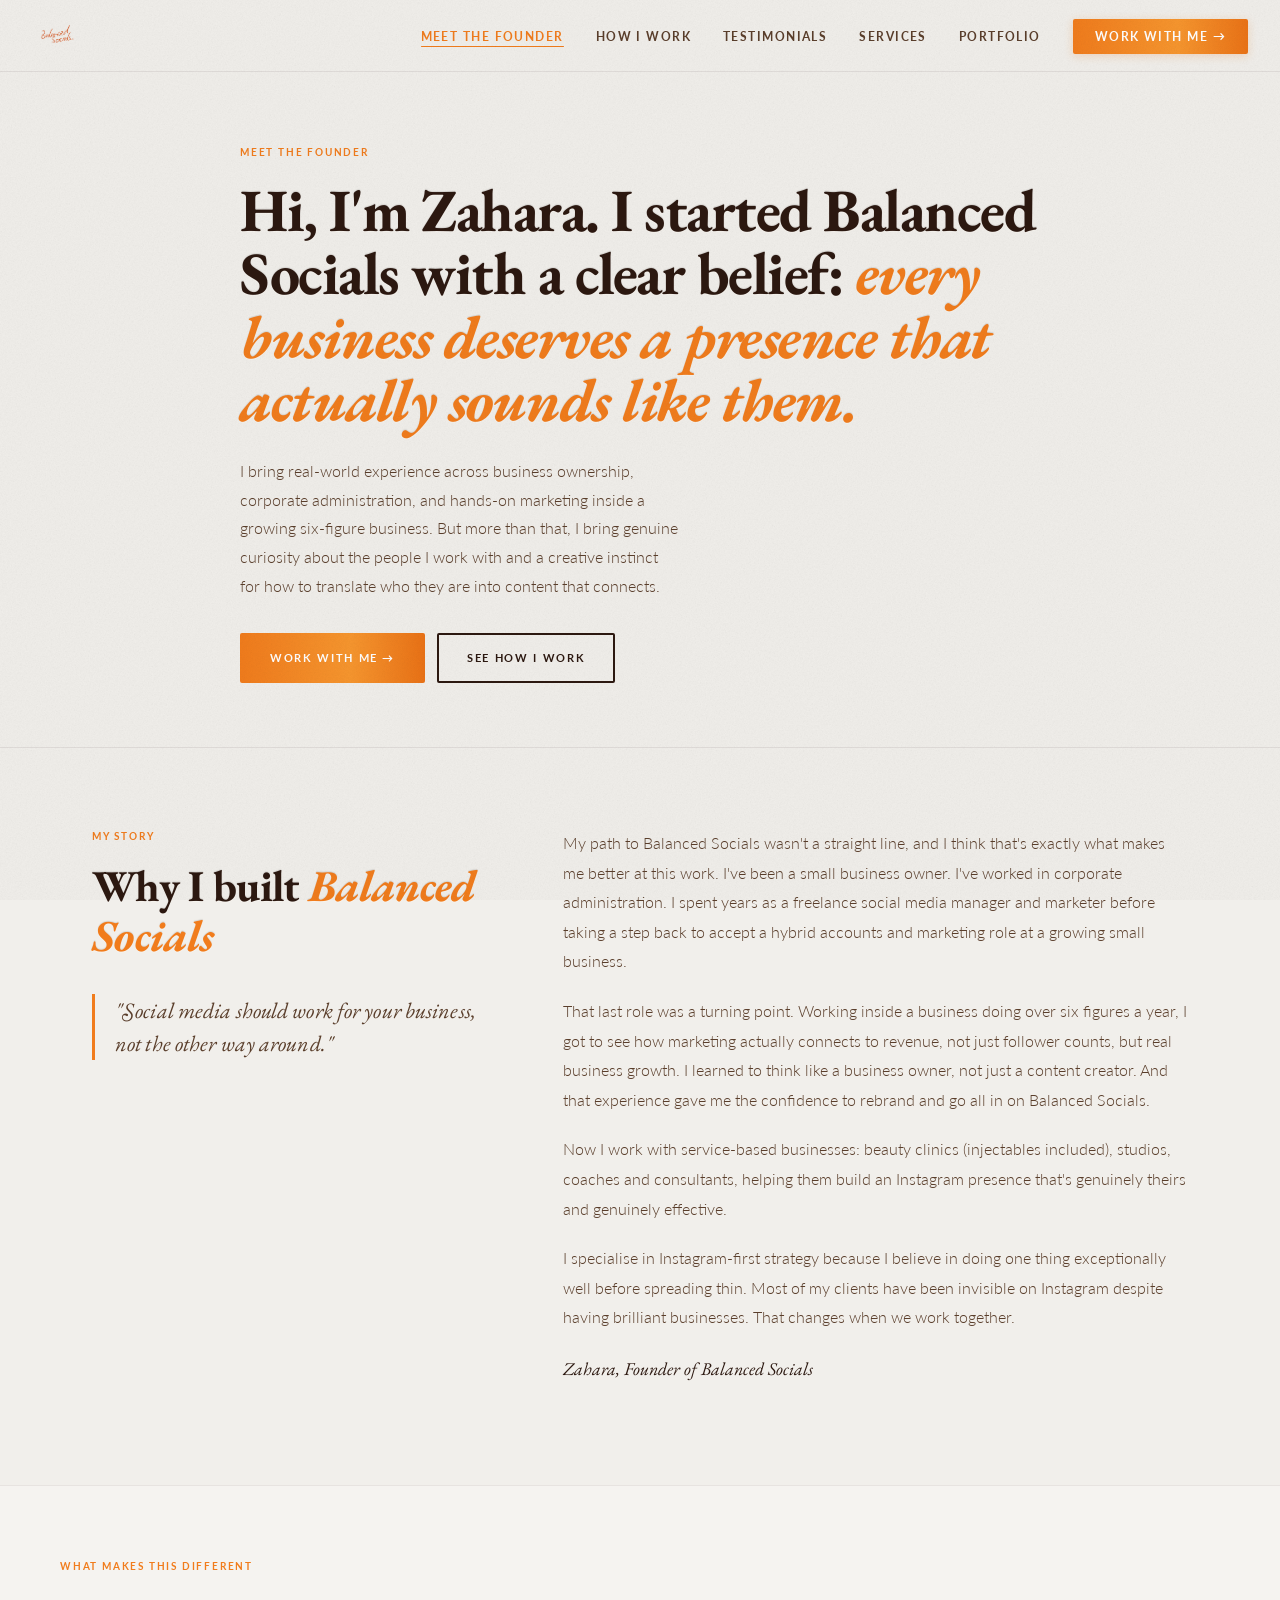
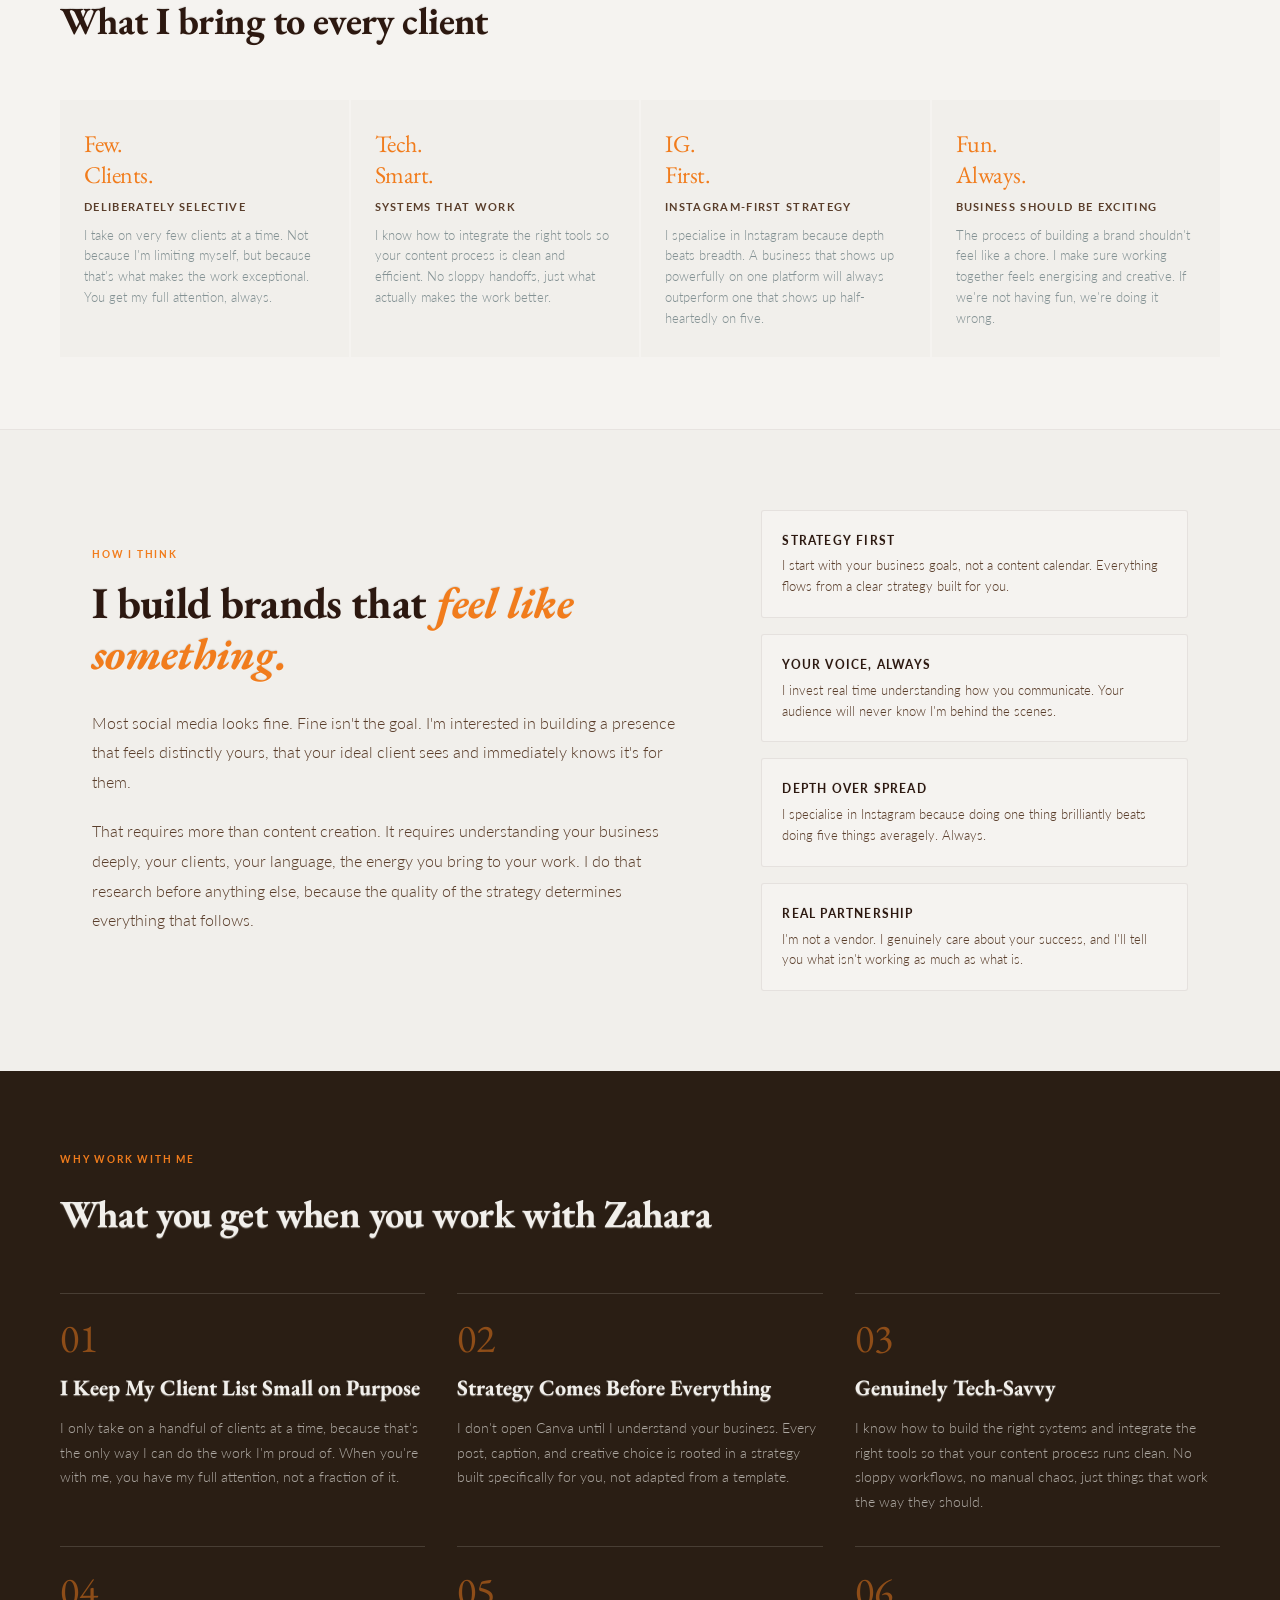
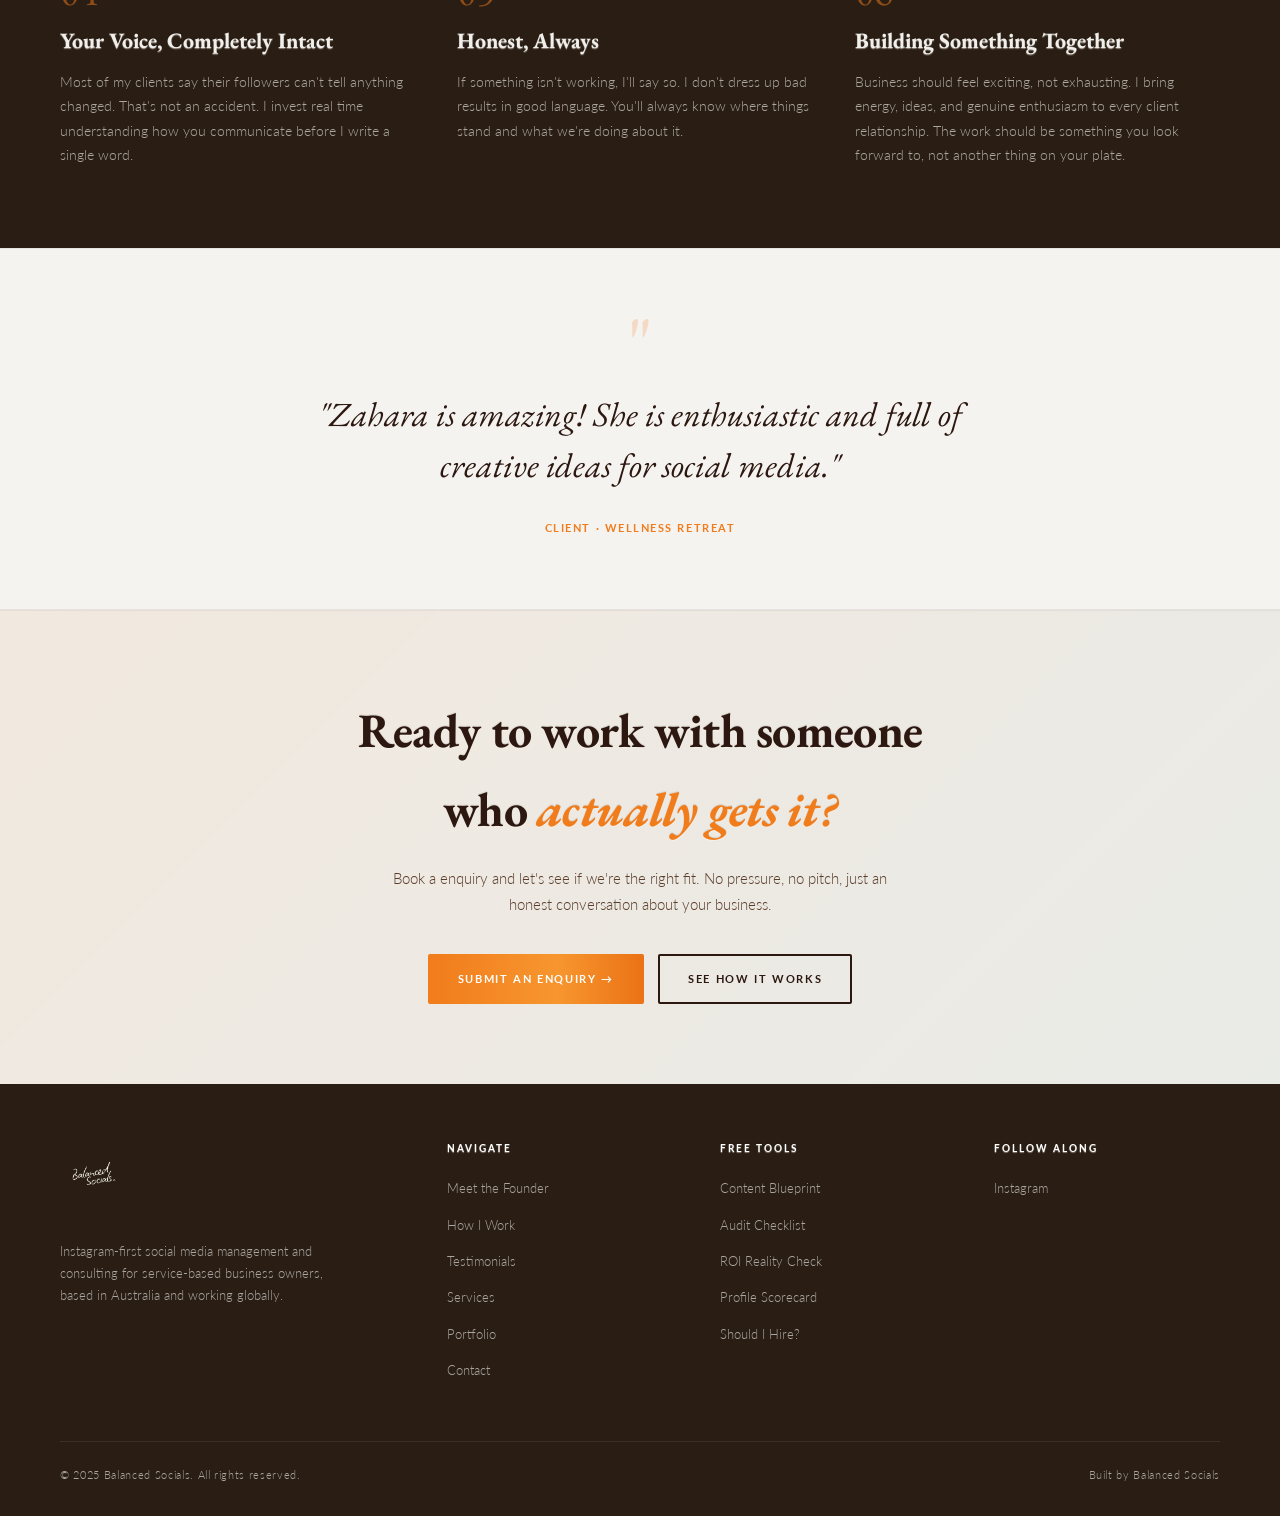
<file: about-founder.html>
<!DOCTYPE html>
<html lang="en">
<head>
<meta charset="UTF-8">
<meta name="viewport" content="width=device-width, initial-scale=1.0">
<meta name="description" content="Meet Zahara, founder of Balanced Socials, social media strategist and creative consultant for business owners.">
<meta name="theme-color" content="#F1EFEB">
<title>Meet the Founder, Balanced Socials</title>
<link rel="preconnect" href="https://fonts.googleapis.com">
<link rel="preconnect" href="https://fonts.gstatic.com" crossorigin>
<link href="https://fonts.googleapis.com/css2?family=EB+Garamond:ital,wght@0,400;0,500;0,600;1,400&family=Lato:wght@300;400;700&display=swap" rel="stylesheet">
<style>
:root {
  --cream: #F1EFEB;
  --light-beige: #F5F3F0;
  --orange: #F17C1C;
  --orange-rust: #D55C2A;
  --teal: #549A94;
  --slate: #839193;
  --brown-mid: #976746;
  --text-dark: #2C1810;
  --text-mid: #5A3E2B;
  --nav-h: 72px;
  --max-w: 1160px;
}

*, *::before, *::after { box-sizing: border-box; margin: 0; padding: 0; }
html { scroll-behavior: smooth; }
body { background: var(--cream); color: var(--text-dark); font-family: 'Lato', sans-serif; font-weight: 300; line-height: 1.65; padding-top: var(--nav-h); }
img { display: block; max-width: 100%; }
a { color: inherit; text-decoration: none; }

/* NAV */
.site-nav { position: fixed; top: 0; left: 0; right: 0; height: var(--nav-h); background: var(--cream); border-bottom: 1px solid rgba(44,24,16,0.08); display: flex; align-items: center; justify-content: space-between; padding: 0 32px; z-index: 900; }
.nav-logo { font-family: 'EB Garamond', serif; font-size: 20px; font-weight: 500; color: var(--text-dark); letter-spacing: 0.02em; }
.nav-logo span { color: var(--orange); }
.nav-links { display: flex; align-items: center; gap: 32px; list-style: none; }
.nav-links a { font-size: 12px; font-weight: 700; letter-spacing: 0.12em; text-transform: uppercase; color: var(--text-mid); transition: color 0.2s; }
.nav-links a:hover, .nav-links a.active { color: var(--orange); }
.nav-cta { background: var(--orange); color: #fff !important; padding: 10px 22px; border-radius: 2px; transition: opacity 0.2s !important; }
.nav-cta:hover { opacity: 0.85; }
.hamburger { display: none; flex-direction: column; gap: 5px; background: none; border: none; cursor: pointer; padding: 8px; }
.hamburger span { width: 24px; height: 2px; background: var(--text-dark); border-radius: 2px; }
.mobile-nav { display: none; position: fixed; inset: 0; background: var(--light-beige); z-index: 890; flex-direction: column; padding: 100px 32px 48px; }
.mobile-nav.open { display: flex; }
.mobile-nav a { font-size: 15px; font-weight: 700; letter-spacing: 0.12em; text-transform: uppercase; color: var(--text-dark); padding: 18px 0; border-bottom: 1px solid rgba(44,24,16,0.1); transition: color 0.2s; }
.mobile-nav a:hover { color: var(--orange); }
.mobile-nav .mob-cta { margin-top: 32px; background: var(--orange); color: #fff; padding: 16px 24px; text-align: center; border-radius: 2px; border-bottom: none; }
@media (max-width: 900px) { .nav-links { display: none; } .hamburger { display: flex; } .site-nav { padding: 0 20px; } }

/* BUTTONS */
.btn-primary { display: inline-flex; align-items: center; gap: 8px; background: var(--orange); color: #fff; font-family: 'Lato', sans-serif; font-size: 11px; font-weight: 700; letter-spacing: 0.15em; text-transform: uppercase; padding: 14px 28px; border-radius: 2px; border: 2px solid var(--orange); cursor: pointer; transition: all 0.2s; }
.btn-primary:hover { opacity: 0.85; }
.btn-outline { display: inline-flex; align-items: center; gap: 8px; background: transparent; color: var(--text-dark); font-family: 'Lato', sans-serif; font-size: 11px; font-weight: 700; letter-spacing: 0.15em; text-transform: uppercase; padding: 14px 28px; border-radius: 2px; border: 2px solid var(--text-dark); cursor: pointer; transition: all 0.2s; }
.btn-outline:hover { border-color: var(--orange); color: var(--orange); }
.label { font-family: 'Lato', sans-serif; font-size: 10px; font-weight: 700; letter-spacing: 0.18em; text-transform: uppercase; color: var(--orange); }

/* PAGE HERO */
.page-hero {
  padding: 72px 32px 64px;
  border-bottom: 1px solid rgba(44,24,16,0.08);
}

.page-hero-inner {
  max-width: 800px;
  margin: 0 auto;
}

.page-hero-text .label { display: block; margin-bottom: 18px; }

.page-hero-text h1 {
  font-family: 'EB Garamond', serif;
  font-size: clamp(36px, 5vw, 60px);
  line-height: 1.1;
  color: var(--text-dark);
  margin-bottom: 24px;
}

.page-hero-text h1 em { font-style: italic; color: var(--orange); }

.page-hero-text p {
  font-size: 16px;
  color: var(--text-mid);
  line-height: 1.8;
  max-width: 440px;
  margin-bottom: 32px;
}

/* Founder photo placeholder */
.founder-photo {
  aspect-ratio: 3/4;
  background: linear-gradient(135deg, rgba(241,124,28,0.1) 0%, rgba(84,154,148,0.08) 100%);
  border: 1.5px solid rgba(151,103,70,0.15);
  border-radius: 3px;
  display: flex;
  align-items: center;
  justify-content: center;
  flex-direction: column;
  gap: 12px;
  text-align: center;
  padding: 32px;
  position: relative;
  overflow: hidden;
}

.founder-photo::before {
  content: '';
  position: absolute;
  bottom: -60px; right: -60px;
  width: 240px; height: 240px;
  background: radial-gradient(circle, rgba(84,154,148,0.15) 0%, transparent 70%);
  border-radius: 50%;
}

.founder-photo img {
  width: 100%;
  height: 100%;
  object-fit: cover;
  position: absolute;
  inset: 0;
  border-radius: 3px;
}

.photo-placeholder-icon { font-size: 48px; }
.photo-placeholder-text {
  font-size: 11px;
  font-weight: 700;
  letter-spacing: 0.12em;
  text-transform: uppercase;
  color: var(--slate);
}

.founder-badge {
  position: absolute;
  bottom: 24px;
  left: 24px;
  background: var(--cream);
  border: 1px solid rgba(151,103,70,0.2);
  border-radius: 2px;
  padding: 10px 16px;
}

.founder-badge .name { font-family: 'EB Garamond', serif; font-size: 18px; color: var(--text-dark); }
.founder-badge .title { font-size: 10px; font-weight: 700; letter-spacing: 0.12em; text-transform: uppercase; color: var(--orange); }

@media (max-width: 860px) {
  .page-hero { padding: 48px 24px 56px; }
}

/* INTRO STORY */
.story-section {
  padding: 80px 32px;
  max-width: var(--max-w);
  margin: 0 auto;
}

.story-grid {
  display: grid;
  grid-template-columns: 1fr 1.6fr;
  gap: 80px;
  align-items: start;
}

.story-left .label { display: block; margin-bottom: 16px; }

.story-left h2 {
  font-family: 'EB Garamond', serif;
  font-size: clamp(28px, 3.5vw, 44px);
  color: var(--text-dark);
  line-height: 1.15;
  margin-bottom: 32px;
}

.story-left h2 em { font-style: italic; color: var(--orange); }

.story-pull {
  font-family: 'EB Garamond', serif;
  font-size: 22px;
  font-style: italic;
  color: var(--text-mid);
  line-height: 1.5;
  border-left: 3px solid var(--orange);
  padding-left: 20px;
  margin-bottom: 32px;
}

.story-right p {
  font-size: 16px;
  color: var(--text-mid);
  line-height: 1.85;
  margin-bottom: 20px;
}

@media (max-width: 860px) {
  .story-section { padding: 56px 24px; }
  .story-grid { grid-template-columns: 1fr; gap: 32px; }
}

/* CREDENTIALS */
.creds-section {
  background: var(--light-beige);
  padding: 72px 32px;
  border-top: 1px solid rgba(44,24,16,0.07);
  border-bottom: 1px solid rgba(44,24,16,0.07);
}

.creds-inner {
  max-width: var(--max-w);
  margin: 0 auto;
}

.creds-inner .label { display: block; margin-bottom: 14px; }

.creds-inner h2 {
  font-family: 'EB Garamond', serif;
  font-size: clamp(26px, 3vw, 40px);
  color: var(--text-dark);
  margin-bottom: 48px;
}

.creds-grid {
  display: grid;
  grid-template-columns: repeat(4, 1fr);
  gap: 2px;
}

.cred-item {
  background: var(--cream);
  padding: 28px 24px;
}

.cred-num {
  font-family: 'EB Garamond', serif;
  font-size: 40px;
  color: var(--orange);
  line-height: 1;
  margin-bottom: 8px;
}

.cred-label {
  font-size: 11px;
  font-weight: 700;
  letter-spacing: 0.12em;
  text-transform: uppercase;
  color: var(--text-mid);
  margin-bottom: 8px;
}

.cred-desc {
  font-size: 13px;
  color: var(--slate);
  line-height: 1.6;
}

@media (max-width: 860px) {
  .creds-grid { grid-template-columns: 1fr 1fr; }
  .creds-section { padding: 56px 24px; }
}

@media (max-width: 480px) {
  .creds-grid { grid-template-columns: 1fr; }
}

/* PHILOSOPHY */
.philosophy-section {
  padding: 80px 32px;
  max-width: var(--max-w);
  margin: 0 auto;
  display: grid;
  grid-template-columns: 1.4fr 1fr;
  gap: 72px;
  align-items: center;
}

.philosophy-text .label { display: block; margin-bottom: 16px; }

.philosophy-text h2 {
  font-family: 'EB Garamond', serif;
  font-size: clamp(26px, 3.5vw, 44px);
  color: var(--text-dark);
  margin-bottom: 28px;
  line-height: 1.15;
}

.philosophy-text h2 em { font-style: italic; color: var(--orange); }

.philosophy-text p {
  font-size: 16px;
  color: var(--text-mid);
  line-height: 1.85;
  margin-bottom: 20px;
}

.philosophy-values {
  display: flex;
  flex-direction: column;
  gap: 16px;
}

.philosophy-val {
  background: var(--light-beige);
  border: 1.5px solid rgba(44,24,16,0.08);
  border-radius: 3px;
  padding: 20px 20px;
  display: flex;
  gap: 16px;
  align-items: flex-start;
}

.val-icon { font-size: 20px; flex-shrink: 0; }

.val-text h4 {
  font-size: 12px;
  font-weight: 700;
  letter-spacing: 0.1em;
  text-transform: uppercase;
  color: var(--text-dark);
  margin-bottom: 5px;
}

.val-text p {
  font-size: 13px;
  color: var(--text-mid);
  line-height: 1.6;
}

@media (max-width: 860px) {
  .philosophy-section { grid-template-columns: 1fr; padding: 56px 24px; gap: 40px; }
}

/* WHY HIRE */
.why-section {
  background: #2A1E14;
  padding: 80px 32px;
  color: var(--cream);
}

.why-inner {
  max-width: var(--max-w);
  margin: 0 auto;
}

.why-inner .label { display: block; margin-bottom: 14px; color: var(--orange); }

.why-inner h2 {
  font-family: 'EB Garamond', serif;
  font-size: clamp(26px, 3vw, 44px);
  color: var(--cream);
  margin-bottom: 48px;
}

.why-grid {
  display: grid;
  grid-template-columns: repeat(3, 1fr);
  gap: 32px;
}

.why-item {
  border-top: 1px solid rgba(241,239,235,0.15);
  padding-top: 24px;
}

.why-num {
  font-family: 'EB Garamond', serif;
  font-size: 40px;
  color: var(--orange);
  opacity: 0.5;
  line-height: 1;
  margin-bottom: 12px;
}

.why-item h3 {
  font-family: 'EB Garamond', serif;
  font-size: 22px;
  color: var(--cream);
  margin-bottom: 10px;
}

.why-item p {
  font-size: 14px;
  color: rgba(241,239,235,0.65);
  line-height: 1.75;
}

@media (max-width: 860px) { .why-grid { grid-template-columns: 1fr 1fr; gap: 24px; } .why-section { padding: 60px 24px; } }
@media (max-width: 480px) { .why-grid { grid-template-columns: 1fr; } }

/* TESTIMONIAL FEATURE */
.founder-testi {
  padding: 72px 32px;
  background: var(--light-beige);
  border-top: 1px solid rgba(44,24,16,0.07);
  border-bottom: 1px solid rgba(44,24,16,0.07);
}

.founder-testi-inner {
  max-width: 720px;
  margin: 0 auto;
  text-align: center;
}

.big-quote {
  font-family: 'EB Garamond', serif;
  font-size: clamp(22px, 3vw, 34px);
  font-style: italic;
  color: var(--text-dark);
  line-height: 1.5;
  margin-bottom: 28px;
}

.quote-mark {
  font-family: 'EB Garamond', serif;
  font-size: 80px;
  color: var(--orange);
  opacity: 0.2;
  line-height: 0.6;
  display: block;
  margin-bottom: 20px;
}

.testi-attr {
  font-size: 11px;
  font-weight: 700;
  letter-spacing: 0.14em;
  text-transform: uppercase;
  color: var(--orange);
}

@media (max-width: 600px) { .founder-testi { padding: 56px 24px; } }

/* CTA */
.cta-banner { padding: 80px 32px; background: linear-gradient(135deg, rgba(241,124,28,0.06) 0%, rgba(84,154,148,0.05) 100%); border-top: 1px solid rgba(151,103,70,0.1); text-align: center; }
.cta-banner h2 { font-family: 'EB Garamond', serif; font-size: clamp(28px, 4vw, 48px); color: var(--text-dark); margin-bottom: 16px; max-width: 640px; margin-left: auto; margin-right: auto; }
.cta-banner h2 em { font-style: italic; color: var(--orange); }
.cta-banner p { font-size: 15px; color: var(--text-mid); max-width: 500px; margin: 0 auto 36px; line-height: 1.75; }
.cta-actions { display: flex; gap: 14px; justify-content: center; flex-wrap: wrap; }
@media (max-width: 480px) { .cta-banner { padding: 60px 20px; } }

/* FOOTER */
footer { background: #2A1E14; color: rgba(255,255,255,0.6); padding: 56px 32px 32px; }
.footer-grid { max-width: var(--max-w); margin: 0 auto 48px; display: grid; grid-template-columns: 1.5fr 1fr 1fr 1fr; gap: 48px; }
.footer-brand .logo { font-family: 'EB Garamond', serif; font-size: 22px; color: #fff; margin-bottom: 14px; }
.footer-brand .logo span { color: var(--orange); }
.footer-brand p { font-size: 13px; line-height: 1.7; max-width: 280px; margin-bottom: 24px; }
.social-links { display: flex; gap: 12px; }
.social-link { width: 36px; height: 36px; border: 1px solid rgba(241,239,235,0.2); border-radius: 2px; display: flex; align-items: center; justify-content: center; font-size: 14px; transition: border-color 0.2s; }
.social-link:hover { border-color: var(--orange); }
.footer-col h4 { font-size: 10px; font-weight: 700; letter-spacing: 0.16em; text-transform: uppercase; color: #fff; margin-bottom: 18px; }
.footer-col ul { list-style: none; }
.footer-col li { margin-bottom: 10px; }
.footer-col a { font-size: 13px; color: rgba(255,255,255,0.6); transition: color 0.2s; }
.footer-col a:hover { color: var(--orange); }
.footer-bottom { max-width: var(--max-w); margin: 0 auto; border-top: 1px solid rgba(255,255,255,0.08); padding-top: 24px; display: flex; align-items: center; justify-content: space-between; gap: 16px; flex-wrap: wrap; }
.footer-bottom p { font-size: 11px; letter-spacing: 0.06em; }
.footer-bottom a { color: var(--orange); }
@media (max-width: 860px) { .footer-grid { grid-template-columns: 1fr 1fr; } footer { padding: 48px 24px 28px; } }
@media (max-width: 480px) { .footer-grid { grid-template-columns: 1fr; gap: 32px; } }

/* ══════════════════════════════════
   UI/UX ENHANCEMENTS — ALL PAGES
══════════════════════════════════ */

/* Better font rendering */
body {
  -webkit-font-smoothing: antialiased;
  -moz-osx-font-smoothing: grayscale;
  text-rendering: optimizeLegibility;
}

/* label line removed */

/* Nav link underline animation */
.nav-links a:not(.nav-cta) {
  position: relative;
  padding-bottom: 2px;
}
.nav-links a:not(.nav-cta)::after {
  content: '';
  position: absolute;
  bottom: -1px; left: 0;
  width: 0; height: 1.5px;
  background: var(--orange);
  border-radius: 2px;
  transition: width 0.25s ease;
}
.nav-links a:not(.nav-cta):hover::after,
.nav-links a.active:not(.nav-cta)::after {
  width: 100%;
}

/* Nav logo hover */
.nav-logo { transition: opacity 0.2s; }
.nav-logo:hover { opacity: 0.78; }

/* Nav CTA elevation */
.nav-cta {
  box-shadow: 0 2px 10px rgba(241,124,28,0.22) !important;
  transition: opacity 0.2s, transform 0.2s, box-shadow 0.2s !important;
}
.nav-cta:hover {
  transform: translateY(-1px) !important;
  box-shadow: 0 6px 20px rgba(241,124,28,0.32) !important;
}
.nav-cta:active { transform: translateY(0) !important; }

/* Primary button lift + glow */
.btn-primary {
  transition: opacity 0.2s, transform 0.22s cubic-bezier(0.34,1.56,0.64,1), box-shadow 0.22s !important;
  box-shadow: 0 2px 10px rgba(241,124,28,0.0);
}
.btn-primary:hover {
  opacity: 1 !important;
  transform: translateY(-3px) !important;
  box-shadow: 0 10px 28px rgba(241,124,28,0.30) !important;
}
.btn-primary:active {
  transform: translateY(-1px) !important;
  box-shadow: 0 4px 14px rgba(241,124,28,0.20) !important;
}

/* Outline button lift */
.btn-outline {
  transition: all 0.22s cubic-bezier(0.34,1.56,0.64,1) !important;
}
.btn-outline:hover {
  transform: translateY(-2px) !important;
  box-shadow: 0 6px 18px rgba(44,24,16,0.08) !important;
}
.btn-outline:active { transform: translateY(0) !important; }

/* Footer link slide */
.footer-col a {
  display: inline-block;
  transition: color 0.2s, transform 0.2s !important;
}
.footer-col a:hover {
  transform: translateX(4px) !important;
}

/* Footer brand logo */
.footer-brand .logo { transition: opacity 0.2s; }
.footer-brand .logo:hover { opacity: 0.75; }

/* Mobile nav smooth open */
.mobile-nav {
  transition: opacity 0.25s ease;
  opacity: 0;
}
.mobile-nav.open {
  opacity: 1;
}

/* Hamburger lines smooth */
.hamburger span {
  transition: transform 0.3s ease, opacity 0.3s ease, background 0.2s;
}

/* ══ ABOUT FOUNDER SPECIFIC ══ */

/* Credential cards hover */
.cred-card {
  transition: all 0.25s cubic-bezier(0.25,0.46,0.45,0.94);
  box-shadow: 0 1px 4px rgba(44,24,16,0.05);
}
.cred-card:hover {
  transform: translateY(-4px);
  box-shadow: 0 10px 28px rgba(241,124,28,0.10);
  border-color: rgba(241,124,28,0.35);
}

/* Story pull quote */
.story-pull {
  position: relative;
  font-style: italic;
}

/* Why items hover */
.why-item {
  transition: transform 0.2s;
}
.why-item:hover { transform: translateX(4px); }

/* Page hero h1 letter-spacing */
.page-hero-text h1 {
  letter-spacing: -0.02em;
}

/* Founder photo badge animation */
.founder-badge {
  transition: transform 0.25s, box-shadow 0.25s;
}
.founder-photo:hover .founder-badge {
  transform: translateY(-3px);
  box-shadow: 0 8px 20px rgba(44,24,16,0.12);
}


/* ══ TYPOGRAPHY REFINEMENTS ══ */

/* Headings: optical kerning + tighter tracking */
h1, h2, h3 {
  font-kerning: normal;
  font-optical-sizing: auto;
}
h1 { letter-spacing: -0.02em; }
h2 { letter-spacing: -0.015em; }

/* Improved body reading rhythm */
p {
  font-feature-settings: "kern" 1, "liga" 1;
}

/* Section header spacing rhythm */
.section-header {
  position: relative;
}
.section-header .label {
  margin-bottom: 14px;
  display: block;
}
.section-header h2 {
  line-height: 1.12;
}
.section-header p {
  margin-top: 14px;
  line-height: 1.75;
}

/* Page hero h1 optical size */
.page-hero h1,
.page-hero-text h1 {
  letter-spacing: -0.025em;
  line-height: 1.06;
}

/* Pull quote serif refinement */
.story-pull,
.testi-quote {
  font-feature-settings: "swsh" 1, "liga" 1;
  letter-spacing: 0.005em;
}

/* Footer heading tracking */
.footer-col h4 {
  letter-spacing: 0.2em;
}

/* Small caps labels */
.testi-name,
.testi-role,
.nav-card h3,
.detail-label,
.cred-label {
  font-feature-settings: "c2sc" 1, "smcp" 1;
}


/* Logo images */
.nav-logo { display: flex; align-items: center; }
.nav-logo-img { height: 54px; width: auto; display: block; }
.nav-logo-text { font-family: 'EB Garamond', serif; font-size: 20px; font-weight: 500; color: var(--text-dark); letter-spacing: 0.02em; display: none; }
.nav-logo-text span { color: var(--orange); }
.footer-logo-img { height: 72px; width: auto; display: block; margin-bottom: 14px; }
.footer-logo-text { font-family: 'EB Garamond', serif; font-size: 22px; color: #fff; display: none; }
.footer-logo-text span { color: var(--orange); }
.logo { display: flex; align-items: flex-start; flex-direction: column; }




/* ── ORANGE BUTTON SHIMMER — injected per-page to beat specificity ── */
@keyframes orangeShimmer {
  0%   { background-position: 0% 50%; }
  100% { background-position: 100% 50%; }
}
.btn-primary,
.nav-cta {
  background: linear-gradient(90deg,
    #F17C1C 0%, #F7962E 30%, #E86A10 55%, #F7962E 75%, #F17C1C 100%
  ) !important;
  background-size: 200% 100% !important;
  border-color: transparent !important;
  animation: orangeShimmer 3s linear infinite !important;
  transition: transform 0.18s ease, box-shadow 0.2s ease !important;
}
.btn-primary:hover,
.nav-cta:hover {
  opacity: 1 !important;
  transform: translateY(-1px) !important;
  box-shadow: 0 6px 20px rgba(241,124,28,0.4) !important;
}
</style>
  <link rel="stylesheet" href="cursor.css">
  <link rel="stylesheet" href="texture.css">
</head>
<body>
  <div id="cursor-dot"></div>
  <div id="cursor-ring"></div>
  <div id="grain-overlay" aria-hidden="true"></div>

<!-- NAV -->
<nav class="site-nav">
  <a href="home.html" class="nav-logo"><img src="logo-orange.png" alt="Balanced Socials" class="nav-logo-img" onerror="this.style.display='none';this.nextElementSibling.style.display='inline'"><span class="nav-logo-text" style="display:none">Balanced <span>Socials</span></span></a>
  <ul class="nav-links">
    <li><a href="about-founder.html" class="active">Meet the Founder</a></li>
    <li><a href="how-we-work.html">How I Work</a></li>
    <li><a href="results.html">Testimonials</a></li>
    <li><a href="services.html">Services</a></li>
    <li><a href="portfolio.html">Portfolio</a></li>
    <li><a href="contact.html" class="nav-cta">Work With Me &rarr;</a></li>
  </ul>
  <button class="hamburger" onclick="toggleNav()" aria-label="Menu">
    <span></span><span></span><span></span>
  </button>
</nav>

<div class="mobile-nav" id="mobileNav">
  <a href="about-founder.html" onclick="toggleNav()">Meet the Founder</a>
  <a href="how-we-work.html" onclick="toggleNav()">How I Work</a>
  <a href="results.html" onclick="toggleNav()">Testimonials</a>
  <a href="services.html" onclick="toggleNav()">Services</a>
  <a href="portfolio.html" onclick="toggleNav()">Portfolio</a>
  <a href="contact.html" class="mob-cta" onclick="toggleNav()">Work With Me</a>
</div>

<!-- PAGE HERO -->
<section class="page-hero">
  <div class="page-hero-inner">
    <div class="page-hero-text">
      <span class="label">Meet the Founder</span>
      <h1>Hi, I'm Zahara. I started Balanced Socials with a clear belief: <em>every business deserves a presence that actually sounds like them.</em></h1>
      <p>I bring real-world experience across business ownership, corporate administration, and hands-on marketing inside a growing six-figure business. But more than that, I bring genuine curiosity about the people I work with and a creative instinct for how to translate who they are into content that connects.</p>
      <div style="display:flex;gap:12px;flex-wrap:wrap;">
        <a href="contact.html" class="btn-primary">Work With Me →</a>
        <a href="how-we-work.html" class="btn-outline">See How I Work</a>
      </div>
    </div>
  </div>
</section>

<!-- STORY -->
<section class="story-section">
  <div class="story-grid">
    <div class="story-left">
      <span class="label">My Story</span>
      <h2>Why I built <em>Balanced Socials</em></h2>
      <blockquote class="story-pull">"Social media should work for your business, not the other way around."</blockquote>
    </div>
    <div class="story-right">
      <p>My path to Balanced Socials wasn't a straight line, and I think that's exactly what makes me better at this work. I've been a small business owner. I've worked in corporate administration. I spent years as a freelance social media manager and marketer before taking a step back to accept a hybrid accounts and marketing role at a growing small business.</p>
      <p>That last role was a turning point. Working inside a business doing over six figures a year, I got to see how marketing actually connects to revenue, not just follower counts, but real business growth. I learned to think like a business owner, not just a content creator. And that experience gave me the confidence to rebrand and go all in on Balanced Socials.</p>
      <p>Now I work with service-based businesses: beauty clinics (injectables included), studios, coaches and consultants, helping them build an Instagram presence that's genuinely theirs and genuinely effective.</p>
      <p>I specialise in Instagram-first strategy because I believe in doing one thing exceptionally well before spreading thin. Most of my clients have been invisible on Instagram despite having brilliant businesses. That changes when we work together.</p>
      <p style="margin-top:12px;font-family:'EB Garamond',serif;font-size:18px;font-style:italic;color:var(--text-dark);">Zahara, Founder of Balanced Socials</p>
    </div>
  </div>
</section>

<!-- CREDENTIALS -->
<section class="creds-section">
  <div class="creds-inner">
    <span class="label">What Makes This Different</span>
    <h2>What I bring to every client</h2>
    <div class="creds-grid">
      <div class="cred-item">
        <div class="cred-num" style="font-size:24px;letter-spacing:-0.02em;line-height:1.3">Few.<br>Clients.</div>
        <div class="cred-label">Deliberately Selective</div>
        <div class="cred-desc">I take on very few clients at a time. Not because I'm limiting myself, but because that's what makes the work exceptional. You get my full attention, always.</div>
      </div>
      <div class="cred-item">
        <div class="cred-num" style="font-size:24px;letter-spacing:-0.02em;line-height:1.3">Tech.<br>Smart.</div>
        <div class="cred-label">Systems That Work</div>
        <div class="cred-desc">I know how to integrate the right tools so your content process is clean and efficient. No sloppy handoffs, just what actually makes the work better.</div>
      </div>
      <div class="cred-item">
        <div class="cred-num" style="font-size:24px;letter-spacing:-0.02em;line-height:1.3">IG.<br>First.</div>
        <div class="cred-label">Instagram-First Strategy</div>
        <div class="cred-desc">I specialise in Instagram because depth beats breadth. A business that shows up powerfully on one platform will always outperform one that shows up half-heartedly on five.</div>
      </div>
      <div class="cred-item">
        <div class="cred-num" style="font-size:24px;letter-spacing:-0.02em;line-height:1.3">Fun.<br>Always.</div>
        <div class="cred-label">Business Should Be Exciting</div>
        <div class="cred-desc">The process of building a brand shouldn't feel like a chore. I make sure working together feels energising and creative. If we're not having fun, we're doing it wrong.</div>
      </div>
    </div>
  </div>
</section>

<!-- PHILOSOPHY -->
<section class="philosophy-section">
  <div class="philosophy-text">
    <span class="label">How I Think</span>
    <h2>I build brands that <em>feel like something.</em></h2>
    <p>Most social media looks fine. Fine isn't the goal. I'm interested in building a presence that feels distinctly yours, that your ideal client sees and immediately knows it's for them.</p>
    <p>That requires more than content creation. It requires understanding your business deeply, your clients, your language, the energy you bring to your work. I do that research before anything else, because the quality of the strategy determines everything that follows.</p>
  </div>
  <div class="philosophy-values">
    <div class="philosophy-val">
      <div class="val-text">
        <h4>Strategy First</h4>
        <p>I start with your business goals, not a content calendar. Everything flows from a clear strategy built for you.</p>
      </div>
    </div>
    <div class="philosophy-val">
      <div class="val-text">
        <h4>Your Voice, Always</h4>
        <p>I invest real time understanding how you communicate. Your audience will never know I'm behind the scenes.</p>
      </div>
    </div>
    <div class="philosophy-val">
      <div class="val-text">
        <h4>Depth Over Spread</h4>
        <p>I specialise in Instagram because doing one thing brilliantly beats doing five things averagely. Always.</p>
      </div>
    </div>
    <div class="philosophy-val">
      <div class="val-text">
        <h4>Real Partnership</h4>
        <p>I'm not a vendor. I genuinely care about your success, and I'll tell you what isn't working as much as what is.</p>
      </div>
    </div>
  </div>
</section>

<!-- WHY HIRE -->
<section class="why-section">
  <div class="why-inner">
    <span class="label">Why Work With Me</span>
    <h2>What you get when you work with Zahara</h2>
    <div class="why-grid">
      <div class="why-item">
        <div class="why-num">01</div>
        <h3>I Keep My Client List Small on Purpose</h3>
        <p>I only take on a handful of clients at a time, because that's the only way I can do the work I'm proud of. When you're with me, you have my full attention, not a fraction of it.</p>
      </div>
      <div class="why-item">
        <div class="why-num">02</div>
        <h3>Strategy Comes Before Everything</h3>
        <p>I don't open Canva until I understand your business. Every post, caption, and creative choice is rooted in a strategy built specifically for you, not adapted from a template.</p>
      </div>
      <div class="why-item">
        <div class="why-num">03</div>
        <h3>Genuinely Tech-Savvy</h3>
        <p>I know how to build the right systems and integrate the right tools so that your content process runs clean. No sloppy workflows, no manual chaos, just things that work the way they should.</p>
      </div>
      <div class="why-item">
        <div class="why-num">04</div>
        <h3>Your Voice, Completely Intact</h3>
        <p>Most of my clients say their followers can't tell anything changed. That's not an accident. I invest real time understanding how you communicate before I write a single word.</p>
      </div>
      <div class="why-item">
        <div class="why-num">05</div>
        <h3>Honest, Always</h3>
        <p>If something isn't working, I'll say so. I don't dress up bad results in good language. You'll always know where things stand and what we're doing about it.</p>
      </div>
      <div class="why-item">
        <div class="why-num">06</div>
        <h3>Building Something Together</h3>
        <p>Business should feel exciting, not exhausting. I bring energy, ideas, and genuine enthusiasm to every client relationship. The work should be something you look forward to, not another thing on your plate.</p>
      </div>
    </div>
  </div>
</section>

<!-- TESTIMONIAL FEATURE -->
<section class="founder-testi">
  <div class="founder-testi-inner">
    <span class="quote-mark">"</span>
    <p class="big-quote">"Zahara is amazing! She is enthusiastic and full of creative ideas for social media."</p>
    <p class="testi-attr">Client · Wellness Retreat</p>
  </div>
</section>

<!-- CTA -->
<section class="cta-banner">
  <h2>Ready to work with someone who <em>actually gets it?</em></h2>
  <p>Book a enquiry and let's see if we're the right fit. No pressure, no pitch, just an honest conversation about your business.</p>
  <div class="cta-actions">
    <a href="contact.html" class="btn-primary">Submit an Enquiry →</a>
    <a href="how-we-work.html" class="btn-outline">See How It Works</a>
  </div>
</section>

<!-- FOOTER -->
<footer>
  <div class="footer-grid">
    <div class="footer-brand">
      <div class="logo"><img src="logo-cream.png" alt="Balanced Socials" class="footer-logo-img" onerror="this.style.display='none';this.nextElementSibling.style.display='block'"><span class="footer-logo-text" style="display:none">Balanced <span>Socials</span></span></div>
      <p>Instagram-first social media management and consulting for service-based business owners, based in Australia and working globally.</p>
    </div>
    <div class="footer-col">
      <h4>Navigate</h4>
      <ul>
        <li><a href="about-founder.html">Meet the Founder</a></li>
        <li><a href="how-we-work.html">How I Work</a></li>
        <li><a href="results.html">Testimonials</a></li>
        <li><a href="services.html">Services</a></li>
        <li><a href="portfolio.html">Portfolio</a></li>
        <li><a href="contact.html">Contact</a></li>
      </ul>
    </div>
    <div class="footer-col">
      <h4>Free Tools</h4>
      <ul>
        <li><a href="https://shop.beacons.ai/balancedsocials/fea9d5cd-47b4-4e14-a89f-2ade38c5ae25" target="_blank">Content Blueprint</a></li>
        <li><a href="https://shop.beacons.ai/balancedsocials/27e22b5f-8c47-4c2e-b04e-3dce11e3752d" target="_blank">Audit Checklist</a></li>
        <li><a href="https://shop.beacons.ai/balancedsocials/f7bf8d6d-eca5-448a-8d7d-ef218e88b74b" target="_blank">ROI Reality Check</a></li>
        <li><a href="https://shop.beacons.ai/balancedsocials/321dd6b5-8a18-408b-b466-99b4bee10d17" target="_blank">Profile Scorecard</a></li>
        <li><a href="https://shop.beacons.ai/balancedsocials/049ddbdd-cb24-4a77-8cd4-52ad503d9604" target="_blank">Should I Hire?</a></li>
      </ul>
    </div>
    <div class="footer-col">
      <h4>Follow Along</h4>
      <ul>
        <li><a href="https://www.instagram.com/balancedsocials" target="_blank" rel="noopener">Instagram</a></li>
      </ul>
    </div>
  </div>
  <div class="footer-bottom">
    <p>&#169; 2025 Balanced Socials. All rights reserved.</p>
    <p>Built by Balanced Socials</p>
  </div>
</footer>

<script>
function toggleNav() {
  document.getElementById('mobileNav').classList.toggle('open');
}

// Scroll fade
if (!window._fadeInit) {
  window._fadeInit = true;
  const _fEls = document.querySelectorAll('.fade-in');
  if (_fEls.length) {
    const _obs = new IntersectionObserver((entries) => {
      entries.forEach(e => { if (e.isIntersecting) e.target.classList.add('visible'); });
    }, { threshold: 0.08, rootMargin: '0px 0px -30px 0px' });
    _fEls.forEach(el => _obs.observe(el));
  }
}

</script>
  <script src="cursor.js"></script>
</body>
</html>
</file>
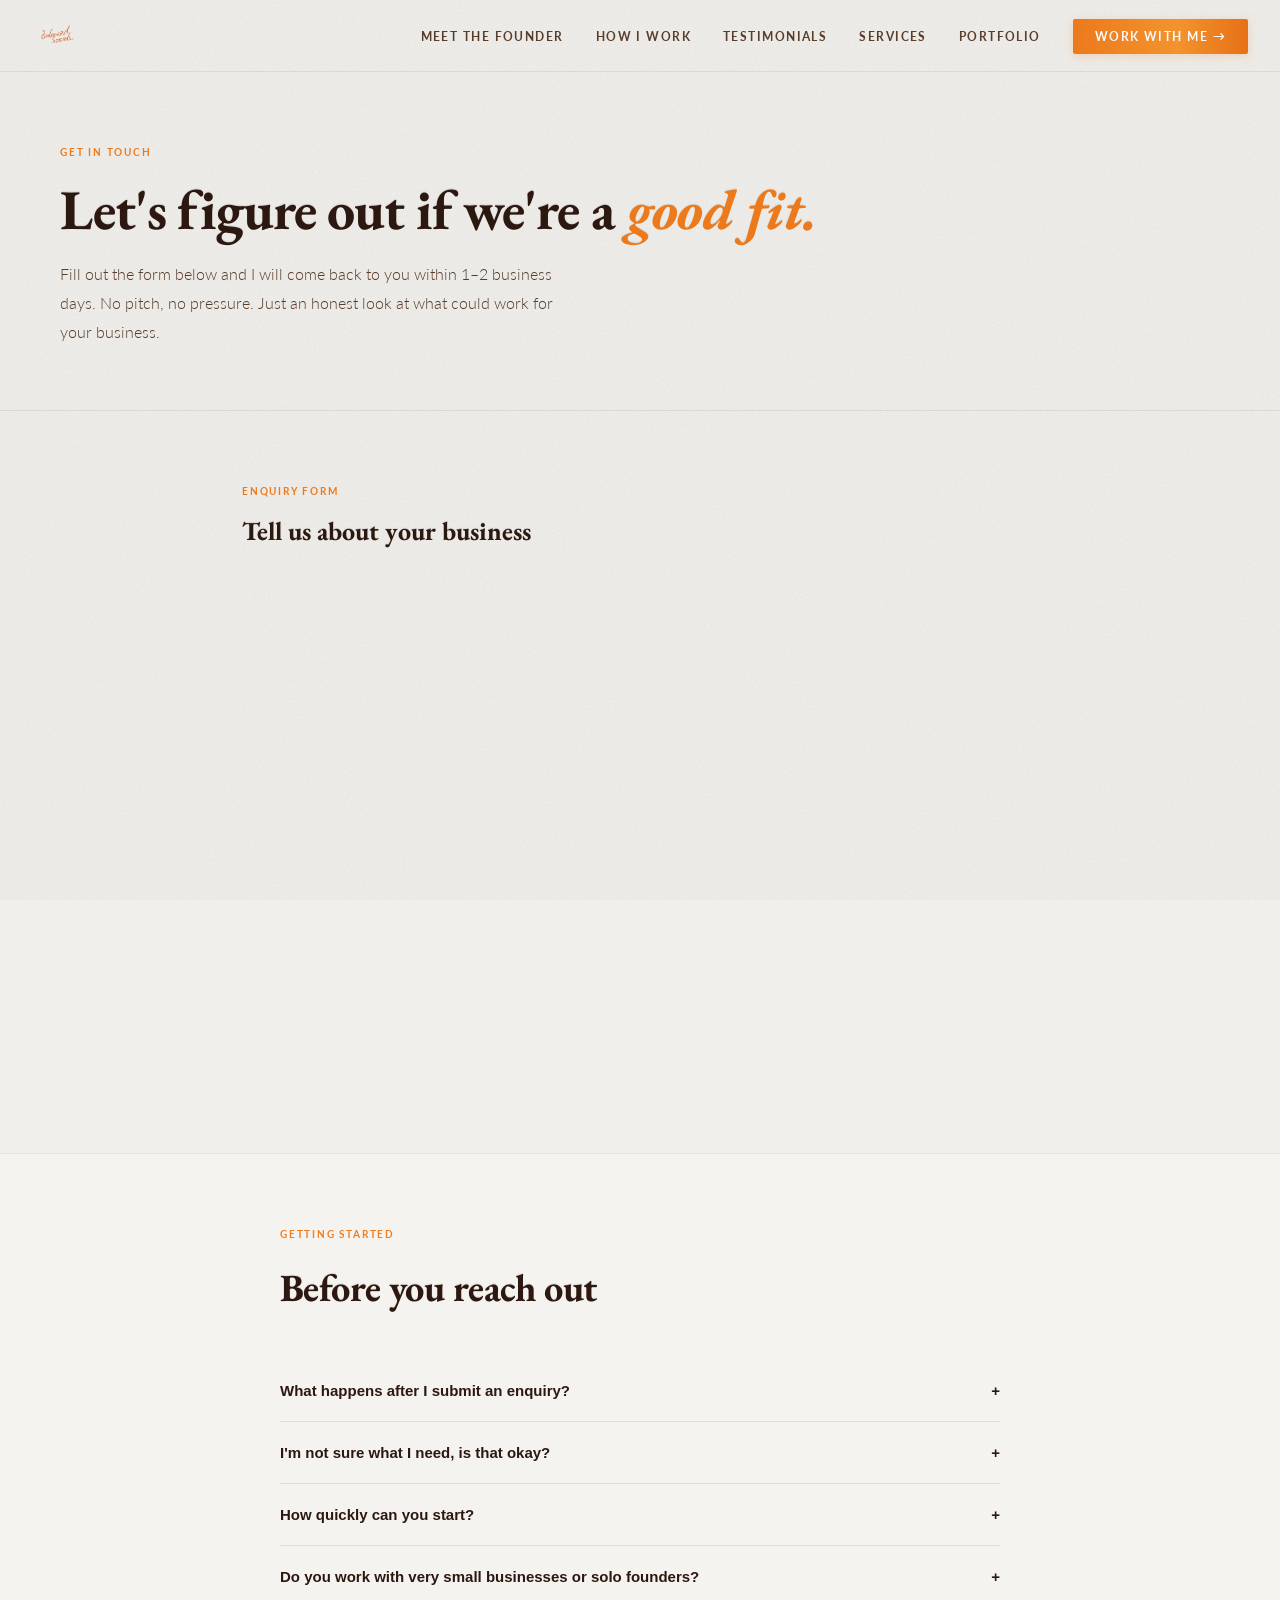
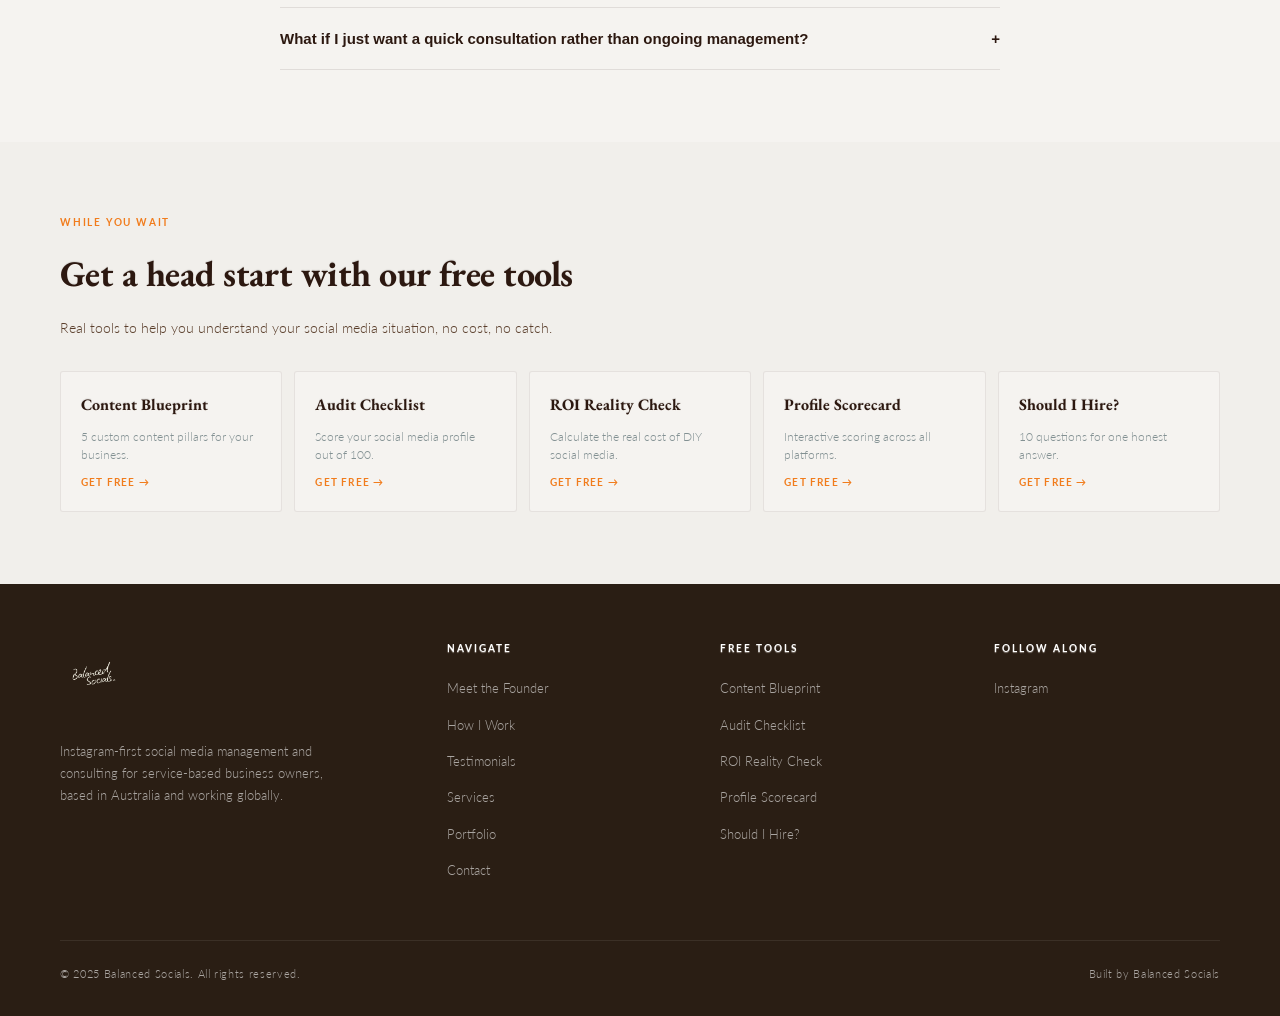
<file: contact.html>
<!DOCTYPE html>
<html lang="en">
<head>
<meta charset="UTF-8">
<meta name="viewport" content="width=device-width, initial-scale=1.0">
<meta name="description" content="Get in touch with Balanced Socials, submit an enquiry about social media management and consulting.">
<meta name="theme-color" content="#F1EFEB">
<title>Contact & Get Started, Balanced Socials</title>
<link rel="preconnect" href="https://fonts.googleapis.com">
<link rel="preconnect" href="https://fonts.gstatic.com" crossorigin>
<link href="https://fonts.googleapis.com/css2?family=EB+Garamond:ital,wght@0,400;0,500;0,600;1,400&family=Lato:wght@300;400;700&display=swap" rel="stylesheet">
<style>
:root {
  --cream: #F1EFEB; --light-beige: #F5F3F0; --orange: #F17C1C; --teal: #549A94;
  --slate: #839193; --brown-mid: #976746; --text-dark: #2C1810; --text-mid: #5A3E2B;
  --nav-h: 72px; --max-w: 1160px;
}
*, *::before, *::after { box-sizing: border-box; margin: 0; padding: 0; }
html { scroll-behavior: smooth; }
body { background: var(--cream); color: var(--text-dark); font-family: 'Lato', sans-serif; font-weight: 300; line-height: 1.65; padding-top: var(--nav-h); }
a { color: inherit; text-decoration: none; }
.label { font-size: 10px; font-weight: 700; letter-spacing: 0.18em; text-transform: uppercase; color: var(--orange); }

/* NAV */
.site-nav { position: fixed; top: 0; left: 0; right: 0; height: var(--nav-h); background: var(--cream); border-bottom: 1px solid rgba(44,24,16,0.08); display: flex; align-items: center; justify-content: space-between; padding: 0 32px; z-index: 900; }
.nav-logo { font-family: 'EB Garamond', serif; font-size: 20px; font-weight: 500; color: var(--text-dark); }
.nav-logo span { color: var(--orange); }
.nav-links { display: flex; align-items: center; gap: 32px; list-style: none; }
.nav-links a { font-size: 12px; font-weight: 700; letter-spacing: 0.12em; text-transform: uppercase; color: var(--text-mid); transition: color 0.2s; }
.nav-links a:hover, .nav-links a.active { color: var(--orange); }
.nav-cta { background: var(--orange); color: #fff !important; padding: 10px 22px; border-radius: 2px; }
.hamburger { display: none; flex-direction: column; gap: 5px; background: none; border: none; cursor: pointer; padding: 8px; }
.hamburger span { width: 24px; height: 2px; background: var(--text-dark); border-radius: 2px; }
.mobile-nav { display: none; position: fixed; inset: 0; background: var(--light-beige); z-index: 890; flex-direction: column; padding: 100px 32px 48px; }
.mobile-nav.open { display: flex; }
.mobile-nav a { font-size: 15px; font-weight: 700; letter-spacing: 0.12em; text-transform: uppercase; color: var(--text-dark); padding: 18px 0; border-bottom: 1px solid rgba(44,24,16,0.1); transition: color 0.2s; }
.mobile-nav a:hover { color: var(--orange); }
.mobile-nav .mob-cta { margin-top: 32px; background: var(--orange); color: #fff; padding: 16px 24px; text-align: center; border-radius: 2px; border-bottom: none; }
@media (max-width: 900px) { .nav-links { display: none; } .hamburger { display: flex; } .site-nav { padding: 0 20px; } }

/* BUTTONS */
.btn-primary { display: inline-flex; align-items: center; gap: 8px; background: var(--orange); color: #fff; font-family: 'Lato', sans-serif; font-size: 11px; font-weight: 700; letter-spacing: 0.15em; text-transform: uppercase; padding: 14px 28px; border-radius: 2px; border: 2px solid var(--orange); cursor: pointer; transition: all 0.2s; }
.btn-primary:hover { opacity: 0.85; }
.btn-outline { display: inline-flex; align-items: center; gap: 8px; background: transparent; color: var(--text-dark); font-family: 'Lato', sans-serif; font-size: 11px; font-weight: 700; letter-spacing: 0.15em; text-transform: uppercase; padding: 14px 28px; border-radius: 2px; border: 2px solid var(--text-dark); cursor: pointer; transition: all 0.2s; }
.btn-outline:hover { border-color: var(--orange); color: var(--orange); }

/* HERO */
.contact-hero { padding: 72px 32px 64px; border-bottom: 1px solid rgba(44,24,16,0.08); }
.contact-hero-inner { max-width: 680px; }
.contact-hero-inner .label { display: block; margin-bottom: 18px; }
.contact-hero-inner h1 { font-family: 'EB Garamond', serif; font-size: clamp(36px, 5vw, 56px); line-height: 1.1; color: var(--text-dark); margin-bottom: 20px; }
.contact-hero-inner h1 em { font-style: italic; color: var(--orange); }
.contact-hero-inner p { font-size: 16px; color: var(--text-mid); line-height: 1.8; max-width: 520px; }
@media (max-width: 600px) { .contact-hero { padding: 48px 20px 48px; } }

/* MAIN CONTACT LAYOUT */
.contact-section { padding: 72px 32px; max-width: 860px; margin: 0 auto; }

/* LEFT SIDE */
.contact-info {}
.contact-info .label { display: block; margin-bottom: 16px; }
.contact-info h2 { font-family: 'EB Garamond', serif; font-size: clamp(26px, 3vw, 40px); color: var(--text-dark); margin-bottom: 24px; }
.contact-info > p { font-size: 15px; color: var(--text-mid); line-height: 1.8; margin-bottom: 36px; }

.contact-details { display: flex; flex-direction: column; gap: 16px; margin-bottom: 40px; }

.contact-detail { display: flex; gap: 16px; align-items: flex-start; }
.detail-icon { width: 40px; height: 40px; background: rgba(241,124,28,0.1); border-radius: 2px; display: flex; align-items: center; justify-content: center; font-size: 18px; flex-shrink: 0; }
.detail-text .detail-label { font-size: 10px; font-weight: 700; letter-spacing: 0.14em; text-transform: uppercase; color: var(--slate); margin-bottom: 3px; }
.detail-text .detail-val { font-size: 15px; color: var(--text-dark); }
.detail-text .detail-val a { color: var(--orange); }
.detail-text .detail-val a:hover { opacity: 0.8; }

.response-note { background: var(--light-beige); border: 1.5px solid rgba(44,24,16,0.08); border-radius: 3px; padding: 20px; margin-bottom: 36px; }
.response-note p { font-size: 13px; color: var(--text-mid); line-height: 1.7; }
.response-note strong { color: var(--text-dark); font-weight: 700; }

.social-connect .label { display: block; margin-bottom: 16px; }
.social-connect-links { display: flex; gap: 12px; }
.social-btn { display: flex; align-items: center; gap: 8px; border: 1.5px solid rgba(44,24,16,0.12); border-radius: 2px; padding: 10px 16px; font-size: 12px; font-weight: 700; letter-spacing: 0.1em; text-transform: uppercase; color: var(--text-dark); transition: all 0.2s; }
.social-btn:hover { border-color: var(--orange); color: var(--orange); }

/* FORM SIDE */
.contact-form-wrap {}

.form-header { margin-bottom: 28px; }
.form-header .label { display: block; margin-bottom: 10px; }
.form-header h3 { font-family: 'EB Garamond', serif; font-size: 26px; color: var(--text-dark); }

/* Embedded form note */
.hubspot-note { background: linear-gradient(135deg, rgba(241,124,28,0.06) 0%, rgba(84,154,148,0.04) 100%); border: 1.5px solid rgba(241,124,28,0.2); border-radius: 3px; padding: 20px; margin-bottom: 24px; font-size: 13px; color: var(--text-mid); line-height: 1.7; }
.hubspot-note strong { color: var(--orange); }

/* Manual form (placeholder until HubSpot embedded) */
.enquiry-form { display: flex; flex-direction: column; gap: 16px; }

.form-row { display: grid; grid-template-columns: 1fr 1fr; gap: 16px; }

.form-group { display: flex; flex-direction: column; gap: 6px; }

.form-group label { font-size: 10px; font-weight: 700; letter-spacing: 0.14em; text-transform: uppercase; color: var(--text-mid); }

.form-group input,
.form-group select,
.form-group textarea {
  background: #fff;
  border: 1.5px solid rgba(44,24,16,0.12);
  border-radius: 2px;
  padding: 12px 14px;
  font-family: 'Lato', sans-serif;
  font-size: 14px;
  color: var(--text-dark);
  transition: border-color 0.2s;
  width: 100%;
}

.form-group input:focus,
.form-group select:focus,
.form-group textarea:focus {
  outline: none;
  border-color: var(--orange);
}

.form-group input::placeholder,
.form-group textarea::placeholder { color: var(--slate); }

.form-group textarea { resize: vertical; min-height: 120px; }

.form-group select { appearance: none; background-image: url("data:image/svg+xml,%3Csvg xmlns='http://www.w3.org/2000/svg' width='12' height='8' viewBox='0 0 12 8'%3E%3Cpath d='M1 1l5 5 5-5' stroke='%23839193' stroke-width='1.5' fill='none'/%3E%3C/svg%3E"); background-repeat: no-repeat; background-position: right 14px center; cursor: pointer; }

.form-submit { display: flex; flex-direction: column; gap: 10px; margin-top: 8px; }

.form-submit .btn-primary { width: 100%; justify-content: center; padding: 16px 28px; font-size: 12px; }

.form-disclaimer { font-size: 11px; color: var(--slate); line-height: 1.6; text-align: center; }

@media (max-width: 700px) {
  .form-row { grid-template-columns: 1fr; }
}

@media (max-width: 900px) {
  .contact-section { grid-template-columns: 1fr; gap: 48px; padding: 56px 20px; }
}

/* FAQ */
.faq-section { background: var(--light-beige); padding: 72px 32px; border-top: 1px solid rgba(44,24,16,0.07); }
.faq-inner { max-width: 720px; margin: 0 auto; }
.faq-inner .label { display: block; margin-bottom: 14px; }
.faq-inner h2 { font-family: 'EB Garamond', serif; font-size: clamp(26px, 3vw, 40px); color: var(--text-dark); margin-bottom: 40px; }
.faq-item { border-bottom: 1px solid rgba(44,24,16,0.1); }
.faq-q { width: 100%; background: none; border: none; text-align: left; padding: 20px 0; display: flex; justify-content: space-between; align-items: center; cursor: pointer; gap: 16px; }
.faq-q span { font-size: 15px; font-weight: 700; color: var(--text-dark); line-height: 1.4; }
.faq-icon { font-size: 18px; color: var(--orange); flex-shrink: 0; transition: transform 0.3s; }
.faq-item.open .faq-icon { transform: rotate(45deg); }
.faq-a { font-size: 14px; color: var(--text-mid); line-height: 1.8; padding-bottom: 20px; display: none; }
.faq-item.open .faq-a { display: block; }
@media (max-width: 600px) { .faq-section { padding: 56px 20px; } }

/* WHILE YOU WAIT */
.freebies-mini { padding: 72px 32px; }
.freebies-mini-inner { max-width: var(--max-w); margin: 0 auto; }
.freebies-mini-inner .label { display: block; margin-bottom: 14px; }
.freebies-mini-inner h2 { font-family: 'EB Garamond', serif; font-size: clamp(24px, 3vw, 36px); color: var(--text-dark); margin-bottom: 12px; }
.freebies-mini-inner > p { font-size: 14px; color: var(--text-mid); margin-bottom: 32px; }
.freebies-mini-grid { display: grid; grid-template-columns: repeat(5, 1fr); gap: 12px; }
.freebie-mini { background: var(--light-beige); border: 1.5px solid rgba(44,24,16,0.08); border-radius: 3px; padding: 20px; display: flex; flex-direction: column; gap: 10px; transition: all 0.2s; }
.freebie-mini:hover { border-color: var(--orange); transform: translateY(-2px); }
.freebie-mini h4 { font-family: 'EB Garamond', serif; font-size: 16px; color: var(--text-dark); }
.freebie-mini p { font-size: 12px; color: var(--slate); line-height: 1.5; flex: 1; }
.freebie-mini a { font-size: 10px; font-weight: 700; letter-spacing: 0.12em; text-transform: uppercase; color: var(--orange); }
@media (max-width: 900px) { .freebies-mini-grid { grid-template-columns: 1fr 1fr; } }
@media (max-width: 480px) { .freebies-mini-grid { grid-template-columns: 1fr; } .freebies-mini { padding: 56px 20px; } }

/* FOOTER */
footer { background: #2A1E14; color: rgba(255,255,255,0.6); padding: 56px 32px 32px; }
.footer-grid { max-width: var(--max-w); margin: 0 auto 48px; display: grid; grid-template-columns: 1.5fr 1fr 1fr 1fr; gap: 48px; }
.footer-brand .logo { font-family: 'EB Garamond', serif; font-size: 22px; color: #fff; margin-bottom: 14px; }
.footer-brand .logo span { color: var(--orange); }
.footer-brand p { font-size: 13px; line-height: 1.7; max-width: 280px; margin-bottom: 24px; }
.footer-col h4 { font-size: 10px; font-weight: 700; letter-spacing: 0.16em; text-transform: uppercase; color: #fff; margin-bottom: 18px; }
.footer-col ul { list-style: none; }
.footer-col li { margin-bottom: 10px; }
.footer-col a { font-size: 13px; color: rgba(255,255,255,0.6); transition: color 0.2s; }
.footer-col a:hover { color: var(--orange); }
.footer-bottom { max-width: var(--max-w); margin: 0 auto; border-top: 1px solid rgba(255,255,255,0.08); padding-top: 24px; display: flex; align-items: center; justify-content: space-between; gap: 16px; flex-wrap: wrap; }
.footer-bottom p { font-size: 11px; letter-spacing: 0.06em; }
.footer-bottom a { color: var(--orange); }
@media (max-width: 860px) { .footer-grid { grid-template-columns: 1fr 1fr; } footer { padding: 48px 24px 28px; } }
@media (max-width: 480px) { .footer-grid { grid-template-columns: 1fr; gap: 32px; } }

/* Success state */
.form-success { display: none; background: rgba(84,154,148,0.1); border: 1.5px solid var(--teal); border-radius: 3px; padding: 24px; text-align: center; }
.form-success.show { display: block; }
.form-success h4 { font-family: 'EB Garamond', serif; font-size: 22px; color: var(--text-dark); margin-bottom: 8px; }
.form-success p { font-size: 14px; color: var(--text-mid); }

/* ══════════════════════════════════
   UI/UX ENHANCEMENTS — ALL PAGES
══════════════════════════════════ */

/* Better font rendering */
body {
  -webkit-font-smoothing: antialiased;
  -moz-osx-font-smoothing: grayscale;
  text-rendering: optimizeLegibility;
}

/* label line removed */

/* Nav link underline animation */
.nav-links a:not(.nav-cta) {
  position: relative;
  padding-bottom: 2px;
}
.nav-links a:not(.nav-cta)::after {
  content: '';
  position: absolute;
  bottom: -1px; left: 0;
  width: 0; height: 1.5px;
  background: var(--orange);
  border-radius: 2px;
  transition: width 0.25s ease;
}
.nav-links a:not(.nav-cta):hover::after,
.nav-links a.active:not(.nav-cta)::after {
  width: 100%;
}

/* Nav logo hover */
.nav-logo { transition: opacity 0.2s; }
.nav-logo:hover { opacity: 0.78; }

/* Nav CTA elevation */
.nav-cta {
  box-shadow: 0 2px 10px rgba(241,124,28,0.22) !important;
  transition: opacity 0.2s, transform 0.2s, box-shadow 0.2s !important;
}
.nav-cta:hover {
  transform: translateY(-1px) !important;
  box-shadow: 0 6px 20px rgba(241,124,28,0.32) !important;
}
.nav-cta:active { transform: translateY(0) !important; }

/* Primary button lift + glow */
.btn-primary {
  transition: opacity 0.2s, transform 0.22s cubic-bezier(0.34,1.56,0.64,1), box-shadow 0.22s !important;
  box-shadow: 0 2px 10px rgba(241,124,28,0.0);
}
.btn-primary:hover {
  opacity: 1 !important;
  transform: translateY(-3px) !important;
  box-shadow: 0 10px 28px rgba(241,124,28,0.30) !important;
}
.btn-primary:active {
  transform: translateY(-1px) !important;
  box-shadow: 0 4px 14px rgba(241,124,28,0.20) !important;
}

/* Outline button lift */
.btn-outline {
  transition: all 0.22s cubic-bezier(0.34,1.56,0.64,1) !important;
}
.btn-outline:hover {
  transform: translateY(-2px) !important;
  box-shadow: 0 6px 18px rgba(44,24,16,0.08) !important;
}
.btn-outline:active { transform: translateY(0) !important; }

/* Footer link slide */
.footer-col a {
  display: inline-block;
  transition: color 0.2s, transform 0.2s !important;
}
.footer-col a:hover {
  transform: translateX(4px) !important;
}

/* Footer brand logo */
.footer-brand .logo { transition: opacity 0.2s; }
.footer-brand .logo:hover { opacity: 0.75; }

/* Mobile nav smooth open */
.mobile-nav {
  transition: opacity 0.25s ease;
  opacity: 0;
}
.mobile-nav.open {
  opacity: 1;
}

/* Hamburger lines smooth */
.hamburger span {
  transition: transform 0.3s ease, opacity 0.3s ease, background 0.2s;
}

/* ══ CONTACT SPECIFIC ══ */

/* Form field focus glow */
.form-group input:focus,
.form-group textarea:focus,
.form-group select:focus {
  border-color: var(--orange);
  box-shadow: 0 0 0 3px rgba(241,124,28,0.10);
  outline: none;
}

/* Form group label slide */
.form-group label {
  transition: color 0.2s;
}
.form-group:focus-within label { color: var(--orange); }

/* Contact detail hover */
.contact-detail {
  transition: transform 0.2s;
}
.contact-detail:hover { transform: translateX(4px); }

/* FAQ accordion hover */
.faq-item {
  transition: background 0.2s;
}

/* FAQ question button */
.faq-q {
  transition: color 0.2s;
}
.faq-q:hover { color: var(--orange); }

/* Sidebar links */
.sidebar-link {
  transition: transform 0.2s, color 0.2s;
  display: inline-flex;
  align-items: center;
  gap: 6px;
}
.sidebar-link:hover { transform: translateX(4px); color: var(--orange); }


/* ══ TYPOGRAPHY REFINEMENTS ══ */

/* Headings: optical kerning + tighter tracking */
h1, h2, h3 {
  font-kerning: normal;
  font-optical-sizing: auto;
}
h1 { letter-spacing: -0.02em; }
h2 { letter-spacing: -0.015em; }

/* Improved body reading rhythm */
p {
  font-feature-settings: "kern" 1, "liga" 1;
}

/* Section header spacing rhythm */
.section-header {
  position: relative;
}
.section-header .label {
  margin-bottom: 14px;
  display: block;
}
.section-header h2 {
  line-height: 1.12;
}
.section-header p {
  margin-top: 14px;
  line-height: 1.75;
}

/* Page hero h1 optical size */
.page-hero h1,
.page-hero-text h1 {
  letter-spacing: -0.025em;
  line-height: 1.06;
}

/* Pull quote serif refinement */
.story-pull,
.testi-quote {
  font-feature-settings: "swsh" 1, "liga" 1;
  letter-spacing: 0.005em;
}

/* Footer heading tracking */
.footer-col h4 {
  letter-spacing: 0.2em;
}

/* Small caps labels */
.testi-name,
.testi-role,
.nav-card h3,
.detail-label,
.cred-label {
  font-feature-settings: "c2sc" 1, "smcp" 1;
}


/* Logo images */
.nav-logo { display: flex; align-items: center; }
.nav-logo-img { height: 54px; width: auto; display: block; }
.nav-logo-text { font-family: 'EB Garamond', serif; font-size: 20px; font-weight: 500; color: var(--text-dark); letter-spacing: 0.02em; display: none; }
.nav-logo-text span { color: var(--orange); }
.footer-logo-img { height: 72px; width: auto; display: block; margin-bottom: 14px; }
.footer-logo-text { font-family: 'EB Garamond', serif; font-size: 22px; color: #fff; display: none; }
.footer-logo-text span { color: var(--orange); }
.logo { display: flex; align-items: flex-start; flex-direction: column; }


</style>
  <link rel="stylesheet" href="cursor.css">
  <link rel="stylesheet" href="texture.css">
</head>
<body>
  <div id="cursor-dot"></div>
  <div id="cursor-ring"></div>
  <div id="grain-overlay" aria-hidden="true"></div>

<nav class="site-nav">
  <a href="home.html" class="nav-logo"><img src="logo-orange.png" alt="Balanced Socials" class="nav-logo-img" onerror="this.style.display='none';this.nextElementSibling.style.display='inline'"><span class="nav-logo-text" style="display:none">Balanced <span>Socials</span></span></a>
  <ul class="nav-links">
    <li><a href="about-founder.html">Meet the Founder</a></li>
    <li><a href="how-we-work.html">How I Work</a></li>
    <li><a href="results.html">Testimonials</a></li>
    <li><a href="services.html">Services</a></li>
    <li><a href="portfolio.html">Portfolio</a></li>
    <li><a href="contact.html" class="nav-cta active">Work With Me →</a></li>
  </ul>
  <button class="hamburger" onclick="toggleNav()" aria-label="Menu">
    <span></span><span></span><span></span>
  </button>
</nav>

<div class="mobile-nav" id="mobileNav">
  <a href="about-founder.html" onclick="toggleNav()">Meet the Founder</a>
  <a href="how-we-work.html" onclick="toggleNav()">How I Work</a>
  <a href="results.html" onclick="toggleNav()">Testimonials</a>
  <a href="services.html" onclick="toggleNav()">Services</a>
  <a href="portfolio.html" onclick="toggleNav()">Portfolio</a>
  <a href="contact.html" class="mob-cta" onclick="toggleNav()">Work With Me →</a>
</div>

<!-- HERO -->
<section class="contact-hero">
  <div class="contact-hero-inner" style="max-width:var(--max-w);margin:0 auto;">
    <span class="label">Get in Touch</span>
    <h1>Let's figure out if we're a <em>good fit.</em></h1>
    <p>Fill out the form below and I will come back to you within 1–2 business days. No pitch, no pressure. Just an honest look at what could work for your business.</p>
  </div>
</section>

<!-- MAIN CONTACT -->
<div class="contact-section">
  <div class="contact-form-wrap">
    <div class="form-header">
      <span class="label">Enquiry Form</span>
      <h3>Tell us about your business</h3>
    </div>

    <div class="fillout-embed-wrap">
      <div style="width:100%;height:500px;" data-fillout-id="kCtXyZngr2us" data-fillout-embed-type="standard" data-fillout-inherit-parameters data-fillout-dynamic-resize></div>
      <script src="https://server.fillout.com/embed/v1/"></script>
    </div>
  </div>
</div>

<!-- FAQ -->
<section class="faq-section">
  <div class="faq-inner">
    <span class="label">Getting Started</span>
    <h2>Before you reach out</h2>

    <div class="faq-item">
      <button class="faq-q" onclick="toggleFaq(this)">
        <span>What happens after I submit an enquiry?</span>
        <span class="faq-icon">+</span>
      </button>
      <p class="faq-a">I review your enquiry personally and respond within 1–2 business days with a few follow-up questions or a clear outline of what working together could look like. There's no obligation, just an honest conversation about your business.</p>
    </div>

    <div class="faq-item">
      <button class="faq-q" onclick="toggleFaq(this)">
        <span>I'm not sure what I need, is that okay?</span>
        <span class="faq-icon">+</span>
      </button>
      <p class="faq-a">I will respond to your enquiry personally and ask a few follow-up questions to understand your situation. Many of my best client relationships started with "I just know something isn't working." That is completely fine as a starting point.</p>
    </div>

    <div class="faq-item">
      <button class="faq-q" onclick="toggleFaq(this)">
        <span>How quickly can you start?</span>
        <span class="faq-icon">+</span>
      </button>
      <p class="faq-a">As soon as you're ready. There's a 2-week onboarding period where we do the brand deep dive and strategy build, and then we get straight to posting.</p>
    </div>

    <div class="faq-item">
      <button class="faq-q" onclick="toggleFaq(this)">
        <span>Do you work with very small businesses or solo founders?</span>
        <span class="faq-icon">+</span>
      </button>
      <p class="faq-a">Yes, in fact, solo founders and small business owners are who we most love to work with. You often have the clearest brand voice (because it's yours!) and the most to gain from having a consistent, strategic social presence. Budget doesn't have to be huge, we have service options at different investment levels.</p>
    </div>

    <div class="faq-item">
      <button class="faq-q" onclick="toggleFaq(this)">
        <span>What if I just want a quick consultation rather than ongoing management?</span>
        <span class="faq-icon">+</span>
      </button>
      <p class="faq-a">That's completely fine. Our Strategist package is built for exactly that, a one-off deep dive that gives you a clear strategy and roadmap you can execute yourself. You can always add management later if you decide you want to hand over the execution.</p>
    </div>
  </div>
</section>

<!-- WHILE YOU WAIT -->
<section class="freebies-mini">
  <div class="freebies-mini-inner">
    <span class="label">While You Wait</span>
    <h2>Get a head start with our free tools</h2>
    <p>Real tools to help you understand your social media situation, no cost, no catch.</p>
    <div class="freebies-mini-grid">
      <div class="freebie-mini">
        <h4>Content Blueprint</h4>
        <p>5 custom content pillars for your business.</p>
        <a href="https://shop.beacons.ai/balancedsocials/fea9d5cd-47b4-4e14-a89f-2ade38c5ae25" target="_blank">Get free →</a>
      </div>
      <div class="freebie-mini">
        <h4>Audit Checklist</h4>
        <p>Score your social media profile out of 100.</p>
        <a href="https://shop.beacons.ai/balancedsocials/27e22b5f-8c47-4c2e-b04e-3dce11e3752d" target="_blank">Get free →</a>
      </div>
      <div class="freebie-mini">
        <h4>ROI Reality Check</h4>
        <p>Calculate the real cost of DIY social media.</p>
        <a href="https://shop.beacons.ai/balancedsocials/f7bf8d6d-eca5-448a-8d7d-ef218e88b74b" target="_blank">Get free →</a>
      </div>
      <div class="freebie-mini">
        <h4>Profile Scorecard</h4>
        <p>Interactive scoring across all platforms.</p>
        <a href="https://shop.beacons.ai/balancedsocials/321dd6b5-8a18-408b-b466-99b4bee10d17" target="_blank">Get free →</a>
      </div>
      <div class="freebie-mini">
        <h4>Should I Hire?</h4>
        <p>10 questions for one honest answer.</p>
        <a href="https://shop.beacons.ai/balancedsocials/049ddbdd-cb24-4a77-8cd4-52ad503d9604" target="_blank">Get free →</a>
      </div>
    </div>
  </div>
</section>

<footer>
  <div class="footer-grid">
    <div class="footer-brand">
      <div class="logo"><img src="logo-cream.png" alt="Balanced Socials" class="footer-logo-img" onerror="this.style.display='none';this.nextElementSibling.style.display='block'"><span class="footer-logo-text" style="display:none">Balanced <span>Socials</span></span></div>
      <p>Instagram-first social media management and consulting for service-based business owners, based in Australia and working globally.</p>
    </div>
    <div class="footer-col">
      <h4>Navigate</h4>
      <ul>
        <li><a href="about-founder.html">Meet the Founder</a></li>
        <li><a href="how-we-work.html">How I Work</a></li>
        <li><a href="results.html">Testimonials</a></li>
        <li><a href="services.html">Services</a></li>
        <li><a href="portfolio.html">Portfolio</a></li>
        <li><a href="contact.html">Contact</a></li>
      </ul>
    </div>
    <div class="footer-col">
      <h4>Free Tools</h4>
      <ul>
        <li><a href="https://shop.beacons.ai/balancedsocials/fea9d5cd-47b4-4e14-a89f-2ade38c5ae25" target="_blank">Content Blueprint</a></li>
        <li><a href="https://shop.beacons.ai/balancedsocials/27e22b5f-8c47-4c2e-b04e-3dce11e3752d" target="_blank">Audit Checklist</a></li>
        <li><a href="https://shop.beacons.ai/balancedsocials/f7bf8d6d-eca5-448a-8d7d-ef218e88b74b" target="_blank">ROI Reality Check</a></li>
        <li><a href="https://shop.beacons.ai/balancedsocials/321dd6b5-8a18-408b-b466-99b4bee10d17" target="_blank">Profile Scorecard</a></li>
        <li><a href="https://shop.beacons.ai/balancedsocials/049ddbdd-cb24-4a77-8cd4-52ad503d9604" target="_blank">Should I Hire?</a></li>
      </ul>
    </div>
    <div class="footer-col">
      <h4>Follow Along</h4>
      <ul>
        <li><a href="https://www.instagram.com/balancedsocials" target="_blank" rel="noopener">Instagram</a></li>
      </ul>
    </div>
  </div>
  <div class="footer-bottom">
    <p>&#169; 2025 Balanced Socials. All rights reserved.</p>
    <p>Built by Balanced Socials</p>
  </div>
</footer>

<script>
function toggleNav() { document.getElementById('mobileNav').classList.toggle('open'); }

function toggleFaq(btn) {
  const item = btn.closest('.faq-item');
  const isOpen = item.classList.contains('open');
  document.querySelectorAll('.faq-item.open').forEach(i => i.classList.remove('open'));
  if (!isOpen) item.classList.add('open');
}


// Scroll fade
if (!window._fadeInit) {
  window._fadeInit = true;
  const _fEls = document.querySelectorAll('.fade-in');
  if (_fEls.length) {
    const _obs = new IntersectionObserver((entries) => {
      entries.forEach(e => { if (e.isIntersecting) e.target.classList.add('visible'); });
    }, { threshold: 0.08, rootMargin: '0px 0px -30px 0px' });
    _fEls.forEach(el => _obs.observe(el));
  }
}

</script>
  <script src="cursor.js"></script>
</body>
</html>
</file>
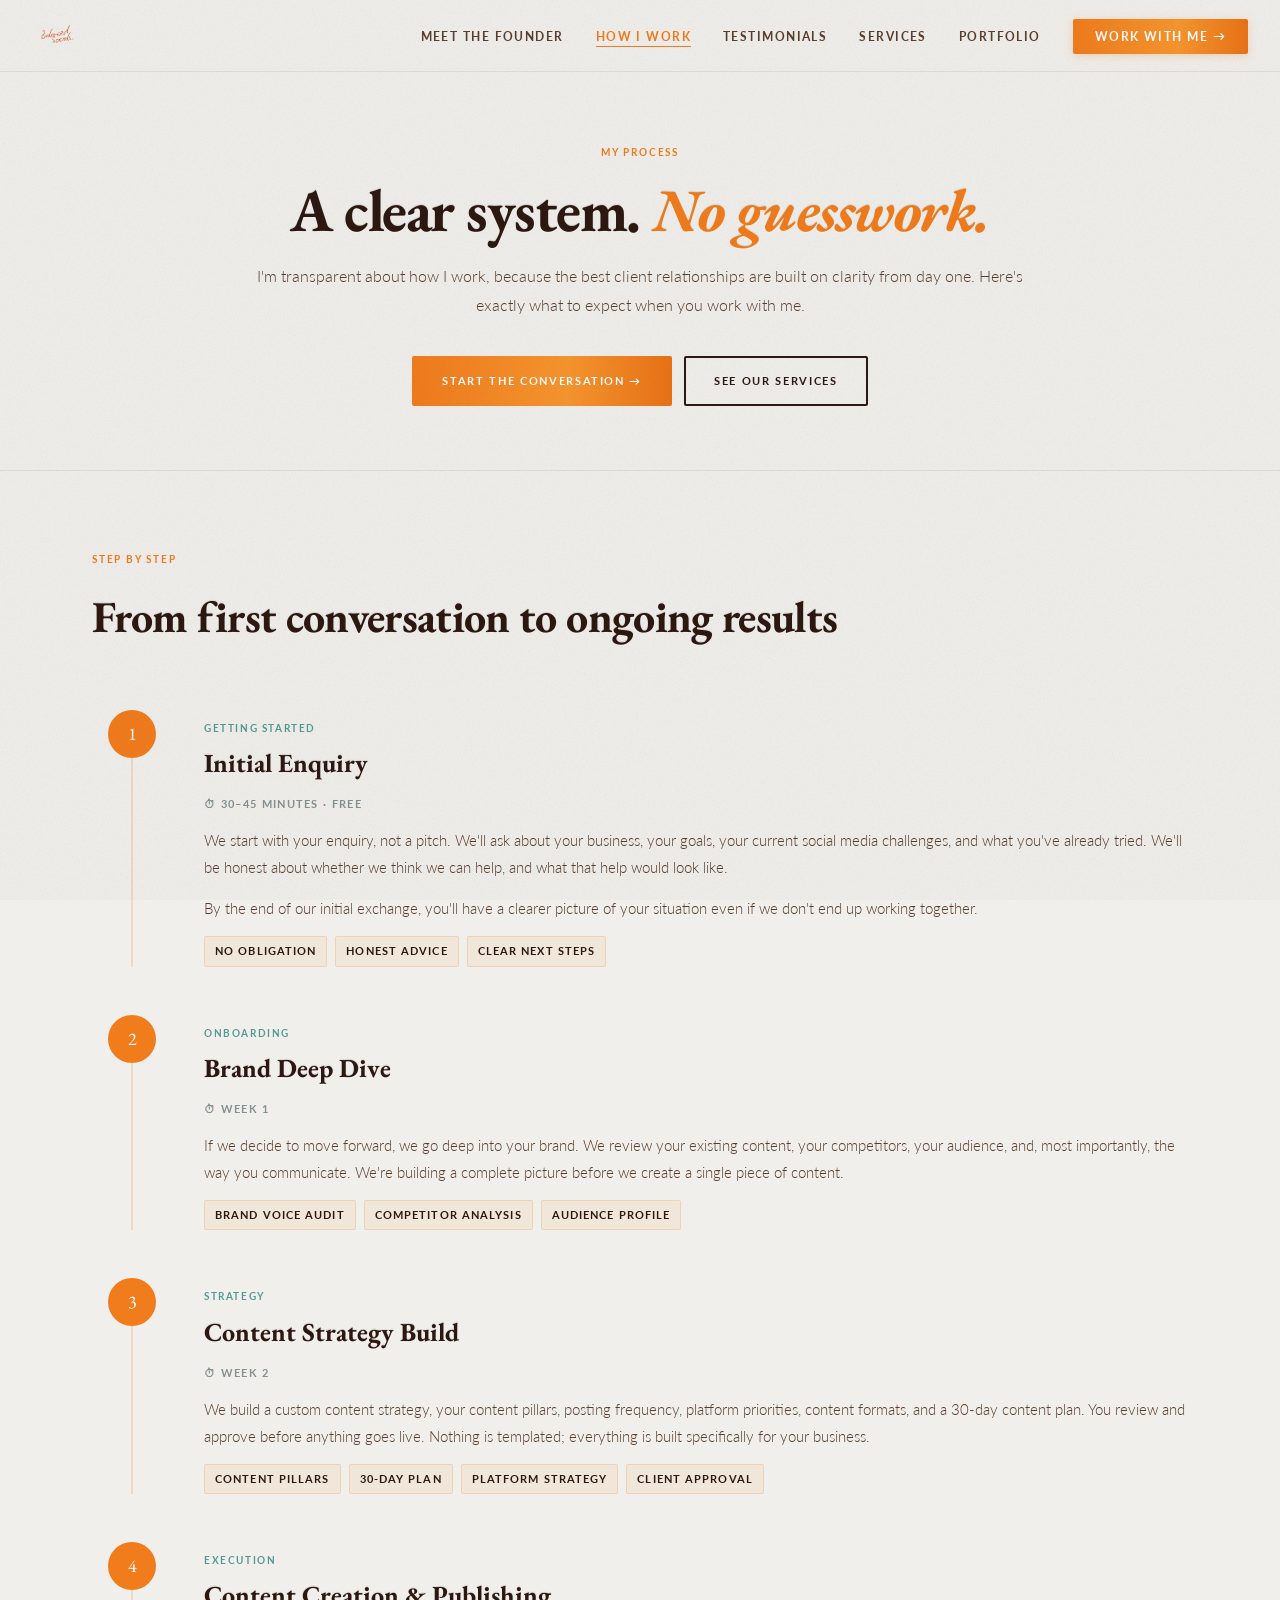
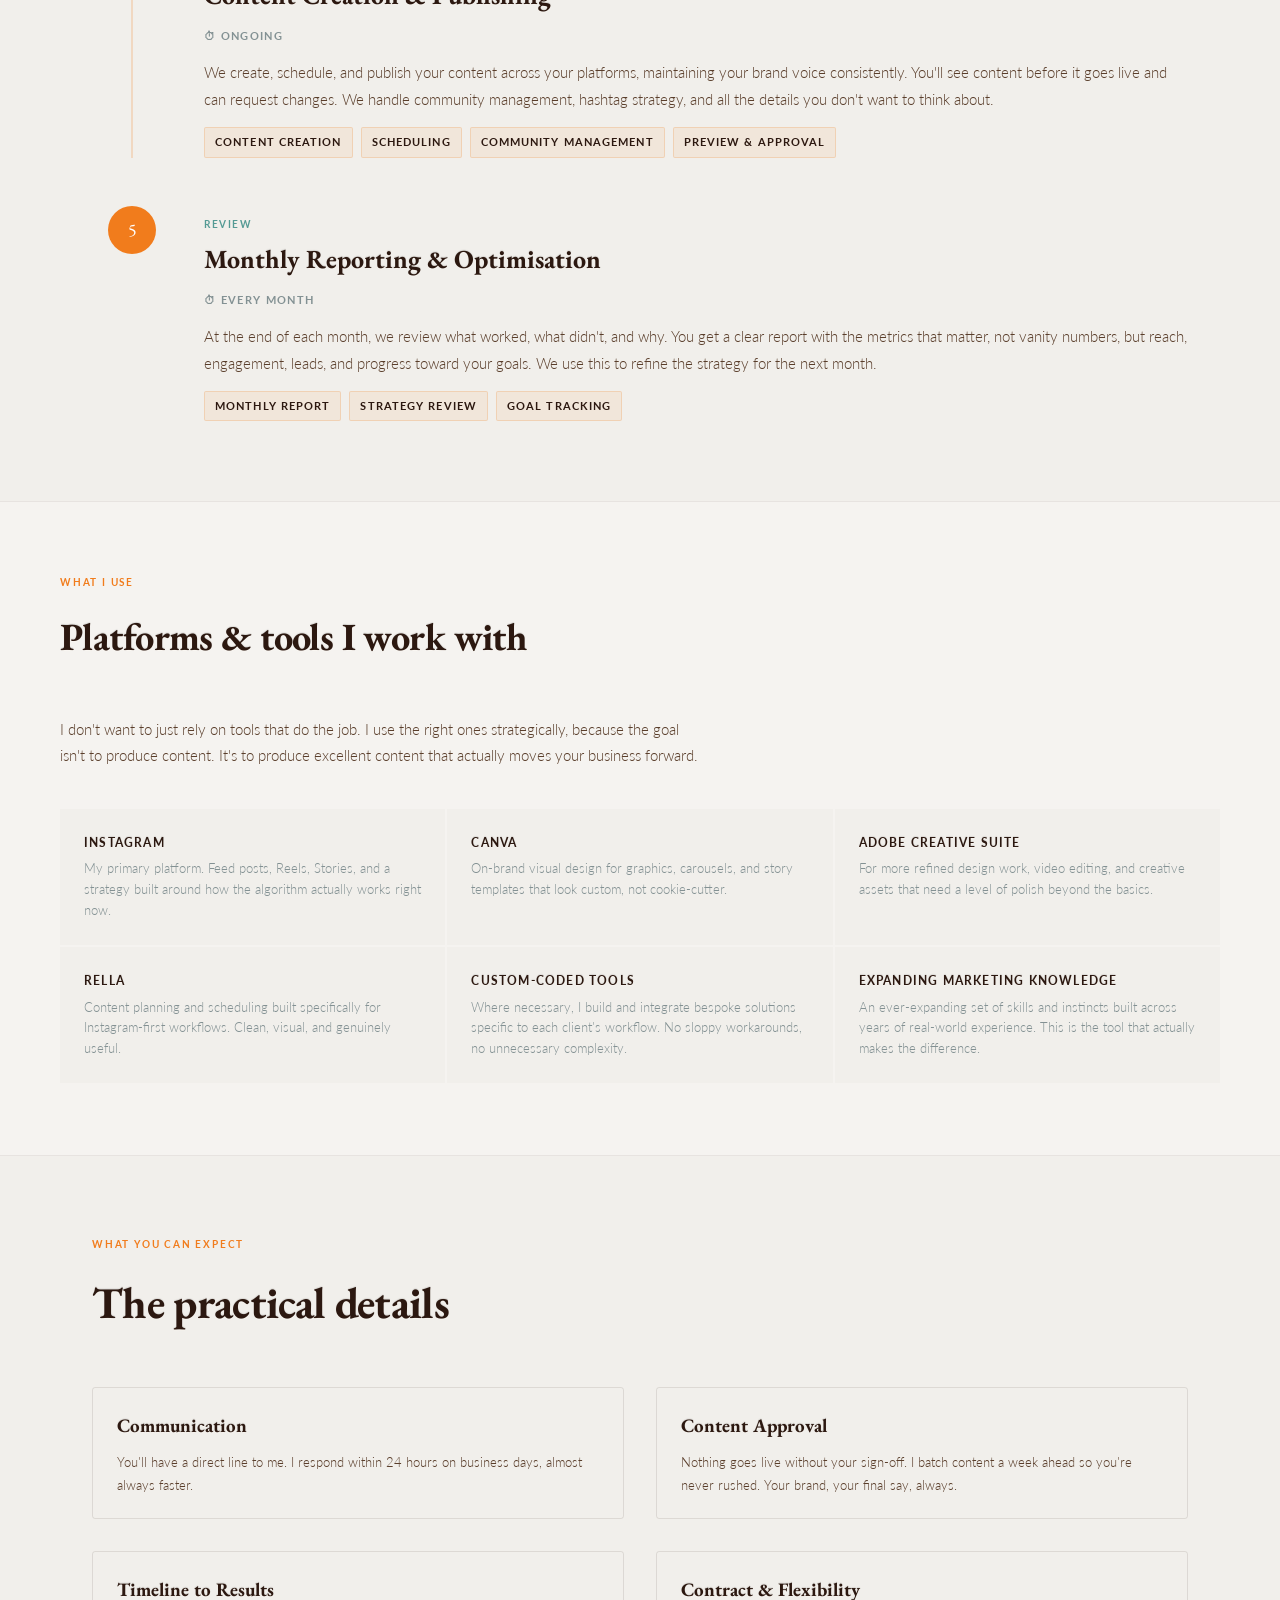
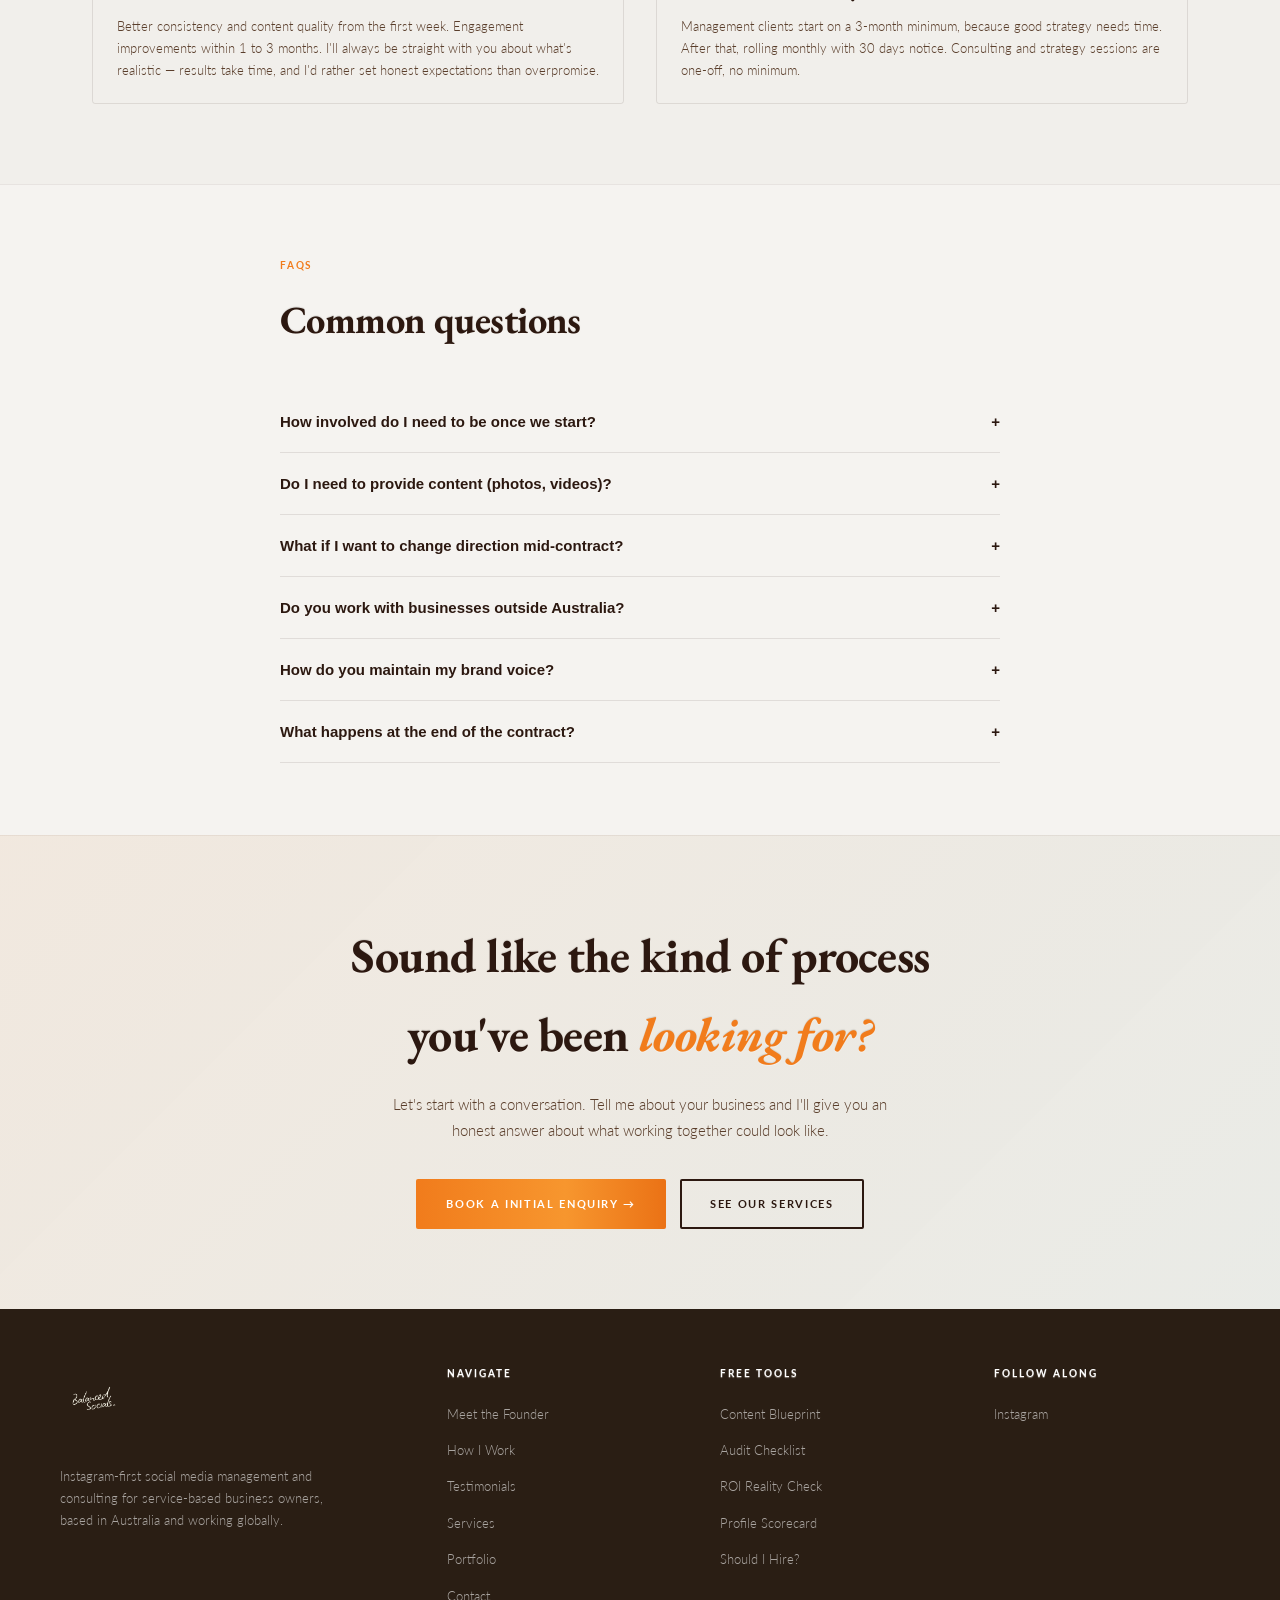
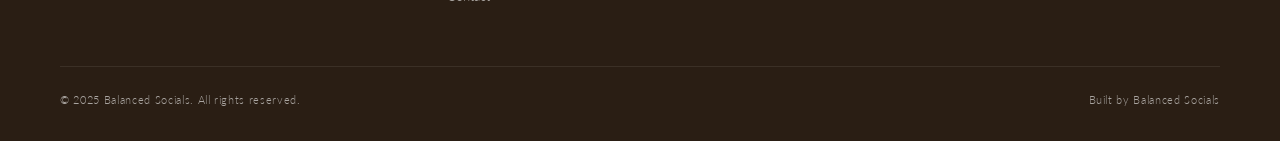
<file: how-we-work.html>
<!DOCTYPE html>
<html lang="en">
<head>
<meta charset="UTF-8">
<meta name="viewport" content="width=device-width, initial-scale=1.0">
<meta name="description" content="How I work — a transparent breakdown of my process, timeline, and what to expect when you work with Balanced Socials.">
<meta name="theme-color" content="#F1EFEB">
<title>How I Work, Balanced Socials</title>
<link rel="preconnect" href="https://fonts.googleapis.com">
<link rel="preconnect" href="https://fonts.gstatic.com" crossorigin>
<link href="https://fonts.googleapis.com/css2?family=EB+Garamond:ital,wght@0,400;0,500;0,600;1,400&family=Lato:wght@300;400;700&display=swap" rel="stylesheet">
<style>
:root {
  --cream: #F1EFEB; --light-beige: #F5F3F0; --orange: #F17C1C; --orange-rust: #D55C2A;
  --teal: #549A94; --slate: #839193; --brown-mid: #976746;
  --text-dark: #2C1810; --text-mid: #5A3E2B; --nav-h: 72px; --max-w: 1160px;
}
*, *::before, *::after { box-sizing: border-box; margin: 0; padding: 0; }
html { scroll-behavior: smooth; }
body { background: var(--cream); color: var(--text-dark); font-family: 'Lato', sans-serif; font-weight: 300; line-height: 1.65; padding-top: var(--nav-h); }
img { display: block; max-width: 100%; }
a { color: inherit; text-decoration: none; }
.label { font-size: 10px; font-weight: 700; letter-spacing: 0.18em; text-transform: uppercase; color: var(--orange); }

/* NAV */
.site-nav { position: fixed; top: 0; left: 0; right: 0; height: var(--nav-h); background: var(--cream); border-bottom: 1px solid rgba(44,24,16,0.08); display: flex; align-items: center; justify-content: space-between; padding: 0 32px; z-index: 900; }
.nav-logo { font-family: 'EB Garamond', serif; font-size: 20px; font-weight: 500; color: var(--text-dark); }
.nav-logo span { color: var(--orange); }
.nav-links { display: flex; align-items: center; gap: 32px; list-style: none; }
.nav-links a { font-size: 12px; font-weight: 700; letter-spacing: 0.12em; text-transform: uppercase; color: var(--text-mid); transition: color 0.2s; }
.nav-links a:hover, .nav-links a.active { color: var(--orange); }
.nav-cta { background: var(--orange); color: #fff !important; padding: 10px 22px; border-radius: 2px; }
.nav-cta:hover { opacity: 0.85; }
.hamburger { display: none; flex-direction: column; gap: 5px; background: none; border: none; cursor: pointer; padding: 8px; }
.hamburger span { width: 24px; height: 2px; background: var(--text-dark); border-radius: 2px; }
.mobile-nav { display: none; position: fixed; inset: 0; background: var(--light-beige); z-index: 890; flex-direction: column; padding: 100px 32px 48px; }
.mobile-nav.open { display: flex; }
.mobile-nav a { font-size: 15px; font-weight: 700; letter-spacing: 0.12em; text-transform: uppercase; color: var(--text-dark); padding: 18px 0; border-bottom: 1px solid rgba(44,24,16,0.1); transition: color 0.2s; }
.mobile-nav a:hover { color: var(--orange); }
.mobile-nav .mob-cta { margin-top: 32px; background: var(--orange); color: #fff; padding: 16px 24px; text-align: center; border-radius: 2px; border-bottom: none; }
@media (max-width: 900px) { .nav-links { display: none; } .hamburger { display: flex; } .site-nav { padding: 0 20px; } }

/* BUTTONS */
.btn-primary { display: inline-flex; align-items: center; gap: 8px; background: var(--orange); color: #fff; font-family: 'Lato', sans-serif; font-size: 11px; font-weight: 700; letter-spacing: 0.15em; text-transform: uppercase; padding: 14px 28px; border-radius: 2px; border: 2px solid var(--orange); cursor: pointer; transition: all 0.2s; }
.btn-primary:hover { opacity: 0.85; }
.btn-outline { display: inline-flex; align-items: center; gap: 8px; background: transparent; color: var(--text-dark); font-family: 'Lato', sans-serif; font-size: 11px; font-weight: 700; letter-spacing: 0.15em; text-transform: uppercase; padding: 14px 28px; border-radius: 2px; border: 2px solid var(--text-dark); cursor: pointer; transition: all 0.2s; }
.btn-outline:hover { border-color: var(--orange); color: var(--orange); }

/* PAGE HERO */
.page-hero { padding: 72px 32px 64px; border-bottom: 1px solid rgba(44,24,16,0.08); }
.page-hero-inner { max-width: 800px; margin: 0 auto; text-align: center; }
.page-hero-inner .label { display: block; margin-bottom: 18px; }
.page-hero-inner h1 { font-family: 'EB Garamond', serif; font-size: clamp(36px, 5vw, 60px); line-height: 1.1; color: var(--text-dark); margin-bottom: 20px; }
.page-hero-inner h1 em { font-style: italic; color: var(--orange); }
.page-hero-inner p { font-size: 16px; color: var(--text-mid); line-height: 1.8; margin-bottom: 36px; }
@media (max-width: 600px) { .page-hero { padding: 48px 20px 48px; } }

/* PROCESS TIMELINE */
.process-section { padding: 80px 32px; max-width: var(--max-w); margin: 0 auto; }
.process-section > .label { display: block; margin-bottom: 14px; }
.process-section > h2 { font-family: 'EB Garamond', serif; font-size: clamp(26px, 3.5vw, 44px); color: var(--text-dark); margin-bottom: 56px; }

.timeline { display: flex; flex-direction: column; gap: 0; }

.timeline-item {
  display: grid;
  grid-template-columns: 80px 1fr;
  gap: 32px;
  position: relative;
  padding-bottom: 48px;
}

.timeline-item:last-child { padding-bottom: 0; }

.timeline-left { display: flex; flex-direction: column; align-items: center; gap: 0; }

.step-circle {
  width: 48px; height: 48px;
  background: var(--orange);
  border-radius: 50%;
  display: flex; align-items: center; justify-content: center;
  font-family: 'EB Garamond', serif;
  font-size: 18px;
  color: #fff;
  flex-shrink: 0;
  position: relative;
  z-index: 1;
}

.step-line {
  width: 2px;
  flex: 1;
  background: rgba(241,124,28,0.2);
  margin-top: 0;
}

.timeline-item:last-child .step-line { display: none; }

.timeline-right { padding-top: 10px; }

.timeline-right .phase { font-size: 10px; font-weight: 700; letter-spacing: 0.16em; text-transform: uppercase; color: var(--teal); margin-bottom: 6px; }

.timeline-right h3 { font-family: 'EB Garamond', serif; font-size: 26px; color: var(--text-dark); margin-bottom: 10px; }

.timeline-right .duration { font-size: 11px; font-weight: 700; letter-spacing: 0.12em; text-transform: uppercase; color: var(--slate); margin-bottom: 14px; display: flex; align-items: center; gap: 6px; }

.timeline-right p { font-size: 15px; color: var(--text-mid); line-height: 1.8; margin-bottom: 14px; }

.deliverables { display: flex; flex-wrap: wrap; gap: 8px; margin-top: 4px; }

.deliverable-tag { font-size: 11px; font-weight: 700; letter-spacing: 0.1em; text-transform: uppercase; color: var(--text-dark); background: rgba(241,124,28,0.08); border: 1px solid rgba(241,124,28,0.2); border-radius: 2px; padding: 5px 10px; }

@media (max-width: 600px) {
  .process-section { padding: 56px 20px; }
  .timeline-item { grid-template-columns: 48px 1fr; gap: 20px; }
  .step-circle { width: 36px; height: 36px; font-size: 14px; }
}


/* Step circle entrance animation */
@keyframes stepCircleIn {
  0%   { transform: scale(0) rotate(-90deg); opacity: 0; }
  60%  { transform: scale(1.18) rotate(5deg); opacity: 1; }
  100% { transform: scale(1) rotate(0deg); opacity: 1; }
}
@keyframes stepLineGrow {
  from { transform: scaleY(0); transform-origin: top; }
  to   { transform: scaleY(1); transform-origin: top; }
}
.step-circle {
  opacity: 0;
  transition: none;
}
.step-circle.animate-in {
  animation: stepCircleIn 0.6s cubic-bezier(0.34,1.56,0.64,1) forwards;
}
.step-line {
  transform: scaleY(0);
  transform-origin: top;
  transition: transform 0.7s ease 0.3s;
}
.step-line.animate-in {
  transform: scaleY(1);
}

/* TOOLS SECTION */
.tools-section { background: var(--light-beige); padding: 72px 32px; border-top: 1px solid rgba(44,24,16,0.07); border-bottom: 1px solid rgba(44,24,16,0.07); }
.tools-inner { max-width: var(--max-w); margin: 0 auto; }
.tools-inner .label { display: block; margin-bottom: 14px; }
.tools-inner h2 { font-family: 'EB Garamond', serif; font-size: clamp(26px, 3vw, 40px); color: var(--text-dark); margin-bottom: 48px; }
.tools-grid { display: grid; grid-template-columns: repeat(3, 1fr); gap: 2px; }
.tool-item { background: var(--cream); padding: 24px; }
.tool-emoji { display: none; }
.tool-item h4 { font-size: 12px; font-weight: 700; letter-spacing: 0.1em; text-transform: uppercase; color: var(--text-dark); margin-bottom: 6px; }
.tool-item p { font-size: 13px; color: var(--slate); line-height: 1.6; }
@media (max-width: 860px) { .tools-grid { grid-template-columns: 1fr 1fr; } .tools-section { padding: 56px 24px; } }
@media (max-width: 480px) { .tools-grid { grid-template-columns: 1fr; } }

/* EXPECTATIONS */
.expect-section { padding: 80px 32px; max-width: var(--max-w); margin: 0 auto; }
.expect-section .label { display: block; margin-bottom: 14px; }
.expect-section > h2 { font-family: 'EB Garamond', serif; font-size: clamp(26px, 3.5vw, 44px); color: var(--text-dark); margin-bottom: 48px; }
.expect-grid { display: grid; grid-template-columns: 1fr 1fr; gap: 32px; }
.expect-card { border: 1.5px solid rgba(44,24,16,0.1); border-radius: 3px; padding: 22px 24px; }
.expect-card h3 { font-family: 'EB Garamond', serif; font-size: 19px; color: var(--text-dark); margin-bottom: 10px; }
.expect-card p { font-size: 13px; color: var(--text-mid); line-height: 1.7; margin-bottom: 0; }
.expect-card p:last-child { margin-bottom: 0; }
@media (max-width: 700px) { .expect-grid { grid-template-columns: 1fr; } .expect-section { padding: 56px 20px; } }

/* FAQ */
.faq-section { background: var(--light-beige); padding: 72px 32px; border-top: 1px solid rgba(44,24,16,0.07); }
.faq-inner { max-width: 720px; margin: 0 auto; }
.faq-inner .label { display: block; margin-bottom: 14px; }
.faq-inner h2 { font-family: 'EB Garamond', serif; font-size: clamp(26px, 3vw, 40px); color: var(--text-dark); margin-bottom: 40px; }
.faq-item { border-bottom: 1px solid rgba(44,24,16,0.1); }
.faq-q { width: 100%; background: none; border: none; text-align: left; padding: 20px 0; display: flex; justify-content: space-between; align-items: center; cursor: pointer; gap: 16px; }
.faq-q span { font-size: 15px; font-weight: 700; color: var(--text-dark); line-height: 1.4; }
.faq-icon { font-size: 18px; color: var(--orange); flex-shrink: 0; transition: transform 0.3s; }
.faq-item.open .faq-icon { transform: rotate(45deg); }
.faq-a { font-size: 14px; color: var(--text-mid); line-height: 1.8; padding-bottom: 20px; display: none; }
.faq-item.open .faq-a { display: block; }
@media (max-width: 600px) { .faq-section { padding: 56px 20px; } }

/* CTA & FOOTER */
.cta-banner { padding: 80px 32px; background: linear-gradient(135deg, rgba(241,124,28,0.06) 0%, rgba(84,154,148,0.05) 100%); border-top: 1px solid rgba(151,103,70,0.1); text-align: center; }
.cta-banner h2 { font-family: 'EB Garamond', serif; font-size: clamp(28px, 4vw, 48px); color: var(--text-dark); margin-bottom: 16px; max-width: 640px; margin-left: auto; margin-right: auto; }
.cta-banner h2 em { font-style: italic; color: var(--orange); }
.cta-banner p { font-size: 15px; color: var(--text-mid); max-width: 500px; margin: 0 auto 36px; line-height: 1.75; }
.cta-actions { display: flex; gap: 14px; justify-content: center; flex-wrap: wrap; }
footer { background: #2A1E14; color: rgba(255,255,255,0.6); padding: 56px 32px 32px; }
.footer-grid { max-width: var(--max-w); margin: 0 auto 48px; display: grid; grid-template-columns: 1.5fr 1fr 1fr 1fr; gap: 48px; }
.footer-brand .logo { font-family: 'EB Garamond', serif; font-size: 22px; color: #fff; margin-bottom: 14px; }
.footer-brand .logo span { color: var(--orange); }
.footer-brand p { font-size: 13px; line-height: 1.7; max-width: 280px; margin-bottom: 24px; }
.footer-col h4 { font-size: 10px; font-weight: 700; letter-spacing: 0.16em; text-transform: uppercase; color: #fff; margin-bottom: 18px; }
.footer-col ul { list-style: none; }
.footer-col li { margin-bottom: 10px; }
.footer-col a { font-size: 13px; color: rgba(255,255,255,0.6); transition: color 0.2s; }
.footer-col a:hover { color: var(--orange); }
.footer-bottom { max-width: var(--max-w); margin: 0 auto; border-top: 1px solid rgba(255,255,255,0.08); padding-top: 24px; display: flex; align-items: center; justify-content: space-between; gap: 16px; flex-wrap: wrap; }
.footer-bottom p { font-size: 11px; letter-spacing: 0.06em; }
.footer-bottom a { color: var(--orange); }
@media (max-width: 860px) { .footer-grid { grid-template-columns: 1fr 1fr; } footer { padding: 48px 24px 28px; } }
@media (max-width: 480px) { .footer-grid { grid-template-columns: 1fr; gap: 32px; } }

/* ══════════════════════════════════
   UI/UX ENHANCEMENTS — ALL PAGES
══════════════════════════════════ */

/* Better font rendering */
body {
  -webkit-font-smoothing: antialiased;
  -moz-osx-font-smoothing: grayscale;
  text-rendering: optimizeLegibility;
}

/* label line removed */

/* Nav link underline animation */
.nav-links a:not(.nav-cta) {
  position: relative;
  padding-bottom: 2px;
}
.nav-links a:not(.nav-cta)::after {
  content: '';
  position: absolute;
  bottom: -1px; left: 0;
  width: 0; height: 1.5px;
  background: var(--orange);
  border-radius: 2px;
  transition: width 0.25s ease;
}
.nav-links a:not(.nav-cta):hover::after,
.nav-links a.active:not(.nav-cta)::after {
  width: 100%;
}

/* Nav logo hover */
.nav-logo { transition: opacity 0.2s; }
.nav-logo:hover { opacity: 0.78; }

/* Nav CTA elevation */
.nav-cta {
  box-shadow: 0 2px 10px rgba(241,124,28,0.22) !important;
  transition: opacity 0.2s, transform 0.2s, box-shadow 0.2s !important;
}
.nav-cta:hover {
  transform: translateY(-1px) !important;
  box-shadow: 0 6px 20px rgba(241,124,28,0.32) !important;
}
.nav-cta:active { transform: translateY(0) !important; }

/* Primary button lift + glow */
.btn-primary {
  transition: opacity 0.2s, transform 0.22s cubic-bezier(0.34,1.56,0.64,1), box-shadow 0.22s !important;
  box-shadow: 0 2px 10px rgba(241,124,28,0.0);
}
.btn-primary:hover {
  opacity: 1 !important;
  transform: translateY(-3px) !important;
  box-shadow: 0 10px 28px rgba(241,124,28,0.30) !important;
}
.btn-primary:active {
  transform: translateY(-1px) !important;
  box-shadow: 0 4px 14px rgba(241,124,28,0.20) !important;
}

/* Outline button lift */
.btn-outline {
  transition: all 0.22s cubic-bezier(0.34,1.56,0.64,1) !important;
}
.btn-outline:hover {
  transform: translateY(-2px) !important;
  box-shadow: 0 6px 18px rgba(44,24,16,0.08) !important;
}
.btn-outline:active { transform: translateY(0) !important; }

/* Footer link slide */
.footer-col a {
  display: inline-block;
  transition: color 0.2s, transform 0.2s !important;
}
.footer-col a:hover {
  transform: translateX(4px) !important;
}

/* Footer brand logo */
.footer-brand .logo { transition: opacity 0.2s; }
.footer-brand .logo:hover { opacity: 0.75; }

/* Mobile nav smooth open */
.mobile-nav {
  transition: opacity 0.25s ease;
  opacity: 0;
}
.mobile-nav.open {
  opacity: 1;
}

/* Hamburger lines smooth */
.hamburger span {
  transition: transform 0.3s ease, opacity 0.3s ease, background 0.2s;
}

/* ══ HOW I WORK SPECIFIC ══ */

/* Step card hover */
.step-card, .step-block, .process-card {
  transition: transform 0.25s, box-shadow 0.25s;
}
.step-card:hover, .step-block:hover, .process-card:hover {
  transform: translateY(-3px);
  box-shadow: 0 10px 28px rgba(44,24,16,0.07);
}

/* Timeline connector refinement */
.step-num, .step-number {
  transition: color 0.25s;
}

/* FAQ items */
.faq-q { transition: color 0.2s; }
.faq-q:hover { color: var(--orange); }

/* Guarantee / callout box hover */
.callout-box, .guarantee-box {
  transition: transform 0.2s, box-shadow 0.2s;
}
.callout-box:hover, .guarantee-box:hover {
  transform: translateY(-2px);
  box-shadow: 0 8px 24px rgba(241,124,28,0.08);
}


/* ══ TYPOGRAPHY REFINEMENTS ══ */

/* Headings: optical kerning + tighter tracking */
h1, h2, h3 {
  font-kerning: normal;
  font-optical-sizing: auto;
}
h1 { letter-spacing: -0.02em; }
h2 { letter-spacing: -0.015em; }

/* Improved body reading rhythm */
p {
  font-feature-settings: "kern" 1, "liga" 1;
}

/* Section header spacing rhythm */
.section-header {
  position: relative;
}
.section-header .label {
  margin-bottom: 14px;
  display: block;
}
.section-header h2 {
  line-height: 1.12;
}
.section-header p {
  margin-top: 14px;
  line-height: 1.75;
}

/* Page hero h1 optical size */
.page-hero h1,
.page-hero-text h1 {
  letter-spacing: -0.025em;
  line-height: 1.06;
}

/* Pull quote serif refinement */
.story-pull,
.testi-quote {
  font-feature-settings: "swsh" 1, "liga" 1;
  letter-spacing: 0.005em;
}

/* Footer heading tracking */
.footer-col h4 {
  letter-spacing: 0.2em;
}

/* Small caps labels */
.testi-name,
.testi-role,
.nav-card h3,
.detail-label,
.cred-label {
  font-feature-settings: "c2sc" 1, "smcp" 1;
}


/* Logo images */
.nav-logo { display: flex; align-items: center; }
.nav-logo-img { height: 54px; width: auto; display: block; }
.nav-logo-text { font-family: 'EB Garamond', serif; font-size: 20px; font-weight: 500; color: var(--text-dark); letter-spacing: 0.02em; display: none; }
.nav-logo-text span { color: var(--orange); }
.footer-logo-img { height: 72px; width: auto; display: block; margin-bottom: 14px; }
.footer-logo-text { font-family: 'EB Garamond', serif; font-size: 22px; color: #fff; display: none; }
.footer-logo-text span { color: var(--orange); }
.logo { display: flex; align-items: flex-start; flex-direction: column; }




/* ── ORANGE BUTTON SHIMMER — injected per-page to beat specificity ── */
@keyframes orangeShimmer {
  0%   { background-position: 0% 50%; }
  100% { background-position: 100% 50%; }
}
.btn-primary,
.nav-cta {
  background: linear-gradient(90deg,
    #F17C1C 0%, #F7962E 30%, #E86A10 55%, #F7962E 75%, #F17C1C 100%
  ) !important;
  background-size: 200% 100% !important;
  border-color: transparent !important;
  animation: orangeShimmer 3s linear infinite !important;
  transition: transform 0.18s ease, box-shadow 0.2s ease !important;
}
.btn-primary:hover,
.nav-cta:hover {
  opacity: 1 !important;
  transform: translateY(-1px) !important;
  box-shadow: 0 6px 20px rgba(241,124,28,0.4) !important;
}
</style>
  <link rel="stylesheet" href="cursor.css">
  <link rel="stylesheet" href="texture.css">
</head>
<body>
  <div id="cursor-dot"></div>
  <div id="cursor-ring"></div>
  <div id="grain-overlay" aria-hidden="true"></div>

<nav class="site-nav">
  <a href="home.html" class="nav-logo"><img src="logo-orange.png" alt="Balanced Socials" class="nav-logo-img" onerror="this.style.display='none';this.nextElementSibling.style.display='inline'"><span class="nav-logo-text" style="display:none">Balanced <span>Socials</span></span></a>
  <ul class="nav-links">
    <li><a href="about-founder.html">Meet the Founder</a></li>
    <li><a href="how-we-work.html" class="active">How I Work</a></li>
    <li><a href="results.html">Testimonials</a></li>
    <li><a href="services.html">Services</a></li>
    <li><a href="portfolio.html">Portfolio</a></li>
    <li><a href="contact.html" class="nav-cta">Work With Me →</a></li>
  </ul>
  <button class="hamburger" onclick="toggleNav()" aria-label="Menu">
    <span></span><span></span><span></span>
  </button>
</nav>

<div class="mobile-nav" id="mobileNav">
  <a href="about-founder.html" onclick="toggleNav()">Meet the Founder</a>
  <a href="how-we-work.html" onclick="toggleNav()">How I Work</a>
  <a href="results.html" onclick="toggleNav()">Testimonials</a>
  <a href="services.html" onclick="toggleNav()">Services</a>
  <a href="portfolio.html" onclick="toggleNav()">Portfolio</a>
  <a href="contact.html" class="mob-cta" onclick="toggleNav()">Work With Me →</a>
</div>

<!-- PAGE HERO -->
<section class="page-hero">
  <div class="page-hero-inner">
    <span class="label">My Process</span>
    <h1>A clear system. <em>No guesswork.</em></h1>
    <p>I'm transparent about how I work, because the best client relationships are built on clarity from day one. Here's exactly what to expect when you work with me.</p>
    <div style="display:flex;gap:12px;flex-wrap:wrap;justify-content:center;">
      <a href="contact.html" class="btn-primary">Start the Conversation →</a>
      <a href="services.html" class="btn-outline">See Our Services</a>
    </div>
  </div>
</section>

<!-- PROCESS TIMELINE -->
<section class="process-section">
  <span class="label">Step by Step</span>
  <h2>From first conversation to ongoing results</h2>

  <div class="timeline">
    <div class="timeline-item">
      <div class="timeline-left">
        <div class="step-circle">1</div>
        <div class="step-line"></div>
      </div>
      <div class="timeline-right">
        <div class="phase">Getting Started</div>
        <h3>Initial Enquiry</h3>
        <div class="duration">⏱ 30–45 minutes · Free</div>
        <p>We start with your enquiry, not a pitch. We'll ask about your business, your goals, your current social media challenges, and what you've already tried. We'll be honest about whether we think we can help, and what that help would look like.</p>
        <p>By the end of our initial exchange, you'll have a clearer picture of your situation even if we don't end up working together.</p>
        <div class="deliverables">
          <span class="deliverable-tag">No obligation</span>
          <span class="deliverable-tag">Honest advice</span>
          <span class="deliverable-tag">Clear next steps</span>
        </div>
      </div>
    </div>

    <div class="timeline-item">
      <div class="timeline-left">
        <div class="step-circle">2</div>
        <div class="step-line"></div>
      </div>
      <div class="timeline-right">
        <div class="phase">Onboarding</div>
        <h3>Brand Deep Dive</h3>
        <div class="duration">⏱ Week 1</div>
        <p>If we decide to move forward, we go deep into your brand. We review your existing content, your competitors, your audience, and, most importantly, the way you communicate. We're building a complete picture before we create a single piece of content.</p>
        <div class="deliverables">
          <span class="deliverable-tag">Brand voice audit</span>
          <span class="deliverable-tag">Competitor analysis</span>
          <span class="deliverable-tag">Audience profile</span>
        </div>
      </div>
    </div>

    <div class="timeline-item">
      <div class="timeline-left">
        <div class="step-circle">3</div>
        <div class="step-line"></div>
      </div>
      <div class="timeline-right">
        <div class="phase">Strategy</div>
        <h3>Content Strategy Build</h3>
        <div class="duration">⏱ Week 2</div>
        <p>We build a custom content strategy, your content pillars, posting frequency, platform priorities, content formats, and a 30-day content plan. You review and approve before anything goes live. Nothing is templated; everything is built specifically for your business.</p>
        <div class="deliverables">
          <span class="deliverable-tag">Content pillars</span>
          <span class="deliverable-tag">30-day plan</span>
          <span class="deliverable-tag">Platform strategy</span>
          <span class="deliverable-tag">Client approval</span>
        </div>
      </div>
    </div>

    <div class="timeline-item">
      <div class="timeline-left">
        <div class="step-circle">4</div>
        <div class="step-line"></div>
      </div>
      <div class="timeline-right">
        <div class="phase">Execution</div>
        <h3>Content Creation & Publishing</h3>
        <div class="duration">⏱ Ongoing</div>
        <p>We create, schedule, and publish your content across your platforms, maintaining your brand voice consistently. You'll see content before it goes live and can request changes. We handle community management, hashtag strategy, and all the details you don't want to think about.</p>
        <div class="deliverables">
          <span class="deliverable-tag">Content creation</span>
          <span class="deliverable-tag">Scheduling</span>
          <span class="deliverable-tag">Community management</span>
          <span class="deliverable-tag">Preview & approval</span>
        </div>
      </div>
    </div>

    <div class="timeline-item">
      <div class="timeline-left">
        <div class="step-circle">5</div>
        <div class="step-line"></div>
      </div>
      <div class="timeline-right">
        <div class="phase">Review</div>
        <h3>Monthly Reporting & Optimisation</h3>
        <div class="duration">⏱ Every month</div>
        <p>At the end of each month, we review what worked, what didn't, and why. You get a clear report with the metrics that matter, not vanity numbers, but reach, engagement, leads, and progress toward your goals. We use this to refine the strategy for the next month.</p>
        <div class="deliverables">
          <span class="deliverable-tag">Monthly report</span>
          <span class="deliverable-tag">Strategy review</span>
          <span class="deliverable-tag">Goal tracking</span>
        </div>
      </div>
    </div>
  </div>
</section>

<!-- TOOLS -->
<section class="tools-section">
  <div class="tools-inner">
    <span class="label">What I Use</span>
    <h2>Platforms &amp; tools I work with</h2>
    <p style="font-size:15px;color:var(--text-mid);margin-bottom:40px;max-width:640px;line-height:1.75;">I don't want to just rely on tools that do the job. I use the right ones strategically, because the goal isn't to produce content. It's to produce excellent content that actually moves your business forward.</p>
    <div class="tools-grid">
      <div class="tool-item">
        <h4>Instagram</h4>
        <p>My primary platform. Feed posts, Reels, Stories, and a strategy built around how the algorithm actually works right now.</p>
      </div>
      <div class="tool-item">
        <h4>Canva</h4>
        <p>On-brand visual design for graphics, carousels, and story templates that look custom, not cookie-cutter.</p>
      </div>
      <div class="tool-item">
        <h4>Adobe Creative Suite</h4>
        <p>For more refined design work, video editing, and creative assets that need a level of polish beyond the basics.</p>
      </div>
      <div class="tool-item">
        <h4>Rella</h4>
        <p>Content planning and scheduling built specifically for Instagram-first workflows. Clean, visual, and genuinely useful.</p>
      </div>
      <div class="tool-item">
        <h4>Custom-Coded Tools</h4>
        <p>Where necessary, I build and integrate bespoke solutions specific to each client's workflow. No sloppy workarounds, no unnecessary complexity.</p>
      </div>
      <div class="tool-item">
        <h4>Expanding Marketing Knowledge</h4>
        <p>An ever-expanding set of skills and instincts built across years of real-world experience. This is the tool that actually makes the difference.</p>
      </div>
    </div>
  </div>
</section>

<!-- WHAT TO EXPECT -->
<section class="expect-section">
  <span class="label">What You Can Expect</span>
  <h2>The practical details</h2>
  <div class="expect-grid">
    <div class="expect-card">
      <h3>Communication</h3>
      <p>You'll have a direct line to me. I respond within 24 hours on business days, almost always faster.</p>
    </div>
    <div class="expect-card">
      <h3>Content Approval</h3>
      <p>Nothing goes live without your sign-off. I batch content a week ahead so you're never rushed. Your brand, your final say, always.</p>
    </div>
    <div class="expect-card">
      <h3>Timeline to Results</h3>
      <p>Better consistency and content quality from the first week. Engagement improvements within 1 to 3 months. I'll always be straight with you about what's realistic — results take time, and I'd rather set honest expectations than overpromise.</p>
    </div>
    <div class="expect-card">
      <h3>Contract & Flexibility</h3>
      <p>Management clients start on a 3-month minimum, because good strategy needs time. After that, rolling monthly with 30 days notice. Consulting and strategy sessions are one-off, no minimum.</p>
    </div>
  </div>
</section>

<!-- FAQ -->
<section class="faq-section">
  <div class="faq-inner">
    <span class="label">FAQs</span>
    <h2>Common questions</h2>

    <div class="faq-item">
      <button class="faq-q" onclick="toggleFaq(this)">
        <span>How involved do I need to be once we start?</span>
        <span class="faq-icon">+</span>
      </button>
      <p class="faq-a">As involved as you want to be. Some clients prefer to review every post; others give us full autonomy after the first month. We'll find the right rhythm for you — occasional quick approvals are all that's needed.</p>
    </div>

    <div class="faq-item">
      <button class="faq-q" onclick="toggleFaq(this)">
        <span>Do I need to provide content (photos, videos)?</span>
        <span class="faq-icon">+</span>
      </button>
      <p class="faq-a">It depends on your service package. For full management clients, we'll discuss what content you can provide and supplement with designed graphics and curated content. For businesses that want a more personal, photo-heavy feed, we'll guide you on exactly what to capture and how.</p>
    </div>

    <div class="faq-item">
      <button class="faq-q" onclick="toggleFaq(this)">
        <span>What if I want to change direction mid-contract?</span>
        <span class="faq-icon">+</span>
      </button>
      <p class="faq-a">That's fine, businesses evolve, and your social media strategy should too. Our monthly reporting process is specifically designed to review and adjust direction based on what's working. Major pivots can be raised in your monthly check-in and we'll adapt the strategy accordingly.</p>
    </div>

    <div class="faq-item">
      <button class="faq-q" onclick="toggleFaq(this)">
        <span>Do you work with businesses outside Australia?</span>
        <span class="faq-icon">+</span>
      </button>
      <p class="faq-a">Yes, we work with clients across time zones. All communication is asynchronous-friendly and we'll work around your schedule wherever you are.</p>
    </div>

    <div class="faq-item">
      <button class="faq-q" onclick="toggleFaq(this)">
        <span>How do you maintain my brand voice?</span>
        <span class="faq-icon">+</span>
      </button>
      <p class="faq-a">We invest heavily in understanding how you communicate during onboarding, reviewing your existing content, asking detailed questions about your tone and language, and often having a conversation that we use to analyse your natural communication style. We document this in a brand voice guide that everything is written against. After the first month, most clients say they can't tell the difference.</p>
    </div>

    <div class="faq-item">
      <button class="faq-q" onclick="toggleFaq(this)">
        <span>What happens at the end of the contract?</span>
        <span class="faq-icon">+</span>
      </button>
      <p class="faq-a">After the initial 3-month period, contracts roll monthly. You can continue month-to-month with 30 days notice to cancel. We'll always give you enough notice if we're no longer able to take on your work, and we'll provide a full handover document and content archive so you're never left scrambling.</p>
    </div>
  </div>
</section>

<!-- CTA -->
<section class="cta-banner">
  <h2>Sound like the kind of process you've been <em>looking for?</em></h2>
  <p>Let's start with a conversation. Tell me about your business and I'll give you an honest answer about what working together could look like.</p>
  <div class="cta-actions">
    <a href="contact.html" class="btn-primary">Book a Initial Enquiry →</a>
    <a href="services.html" class="btn-outline">See Our Services</a>
  </div>
</section>

<footer>
  <div class="footer-grid">
    <div class="footer-brand">
      <div class="logo"><img src="logo-cream.png" alt="Balanced Socials" class="footer-logo-img" onerror="this.style.display='none';this.nextElementSibling.style.display='block'"><span class="footer-logo-text" style="display:none">Balanced <span>Socials</span></span></div>
      <p>Instagram-first social media management and consulting for service-based business owners, based in Australia and working globally.</p>
    </div>
    <div class="footer-col">
      <h4>Navigate</h4>
      <ul>
        <li><a href="about-founder.html">Meet the Founder</a></li>
        <li><a href="how-we-work.html">How I Work</a></li>
        <li><a href="results.html">Testimonials</a></li>
        <li><a href="services.html">Services</a></li>
        <li><a href="portfolio.html">Portfolio</a></li>
        <li><a href="contact.html">Contact</a></li>
      </ul>
    </div>
    <div class="footer-col">
      <h4>Free Tools</h4>
      <ul>
        <li><a href="https://shop.beacons.ai/balancedsocials/fea9d5cd-47b4-4e14-a89f-2ade38c5ae25" target="_blank">Content Blueprint</a></li>
        <li><a href="https://shop.beacons.ai/balancedsocials/27e22b5f-8c47-4c2e-b04e-3dce11e3752d" target="_blank">Audit Checklist</a></li>
        <li><a href="https://shop.beacons.ai/balancedsocials/f7bf8d6d-eca5-448a-8d7d-ef218e88b74b" target="_blank">ROI Reality Check</a></li>
        <li><a href="https://shop.beacons.ai/balancedsocials/321dd6b5-8a18-408b-b466-99b4bee10d17" target="_blank">Profile Scorecard</a></li>
        <li><a href="https://shop.beacons.ai/balancedsocials/049ddbdd-cb24-4a77-8cd4-52ad503d9604" target="_blank">Should I Hire?</a></li>
      </ul>
    </div>
    <div class="footer-col">
      <h4>Follow Along</h4>
      <ul>
        <li><a href="https://www.instagram.com/balancedsocials" target="_blank" rel="noopener">Instagram</a></li>
      </ul>
    </div>
  </div>
  <div class="footer-bottom">
    <p>&#169; 2025 Balanced Socials. All rights reserved.</p>
    <p>Built by Balanced Socials</p>
  </div>
</footer>

<script>
function toggleNav() { document.getElementById('mobileNav').classList.toggle('open'); }

function toggleFaq(btn) {
  const item = btn.closest('.faq-item');
  const isOpen = item.classList.contains('open');
  document.querySelectorAll('.faq-item.open').forEach(i => i.classList.remove('open'));
  if (!isOpen) item.classList.add('open');
}

// Scroll fade
// Animate step circles on scroll
const stepCircles = document.querySelectorAll('.step-circle');
const stepLines = document.querySelectorAll('.step-line');
if (stepCircles.length) {
  const stepObs = new IntersectionObserver((entries) => {
    entries.forEach(e => {
      if (e.isIntersecting) {
        const idx = [...stepCircles].indexOf(e.target);
        setTimeout(() => {
          e.target.classList.add('animate-in');
          if (stepLines[idx]) stepLines[idx].classList.add('animate-in');
        }, idx * 120);
        stepObs.unobserve(e.target);
      }
    });
  }, { threshold: 0.4 });
  stepCircles.forEach(el => stepObs.observe(el));
}

if (!window._fadeInit) {
  window._fadeInit = true;
  const _fEls = document.querySelectorAll('.fade-in');
  if (_fEls.length) {
    const _obs = new IntersectionObserver((entries) => {
      entries.forEach(e => { if (e.isIntersecting) e.target.classList.add('visible'); });
    }, { threshold: 0.08, rootMargin: '0px 0px -30px 0px' });
    _fEls.forEach(el => _obs.observe(el));
  }
}

</script>
  <script src="cursor.js"></script>
</body>
</html>
</file>
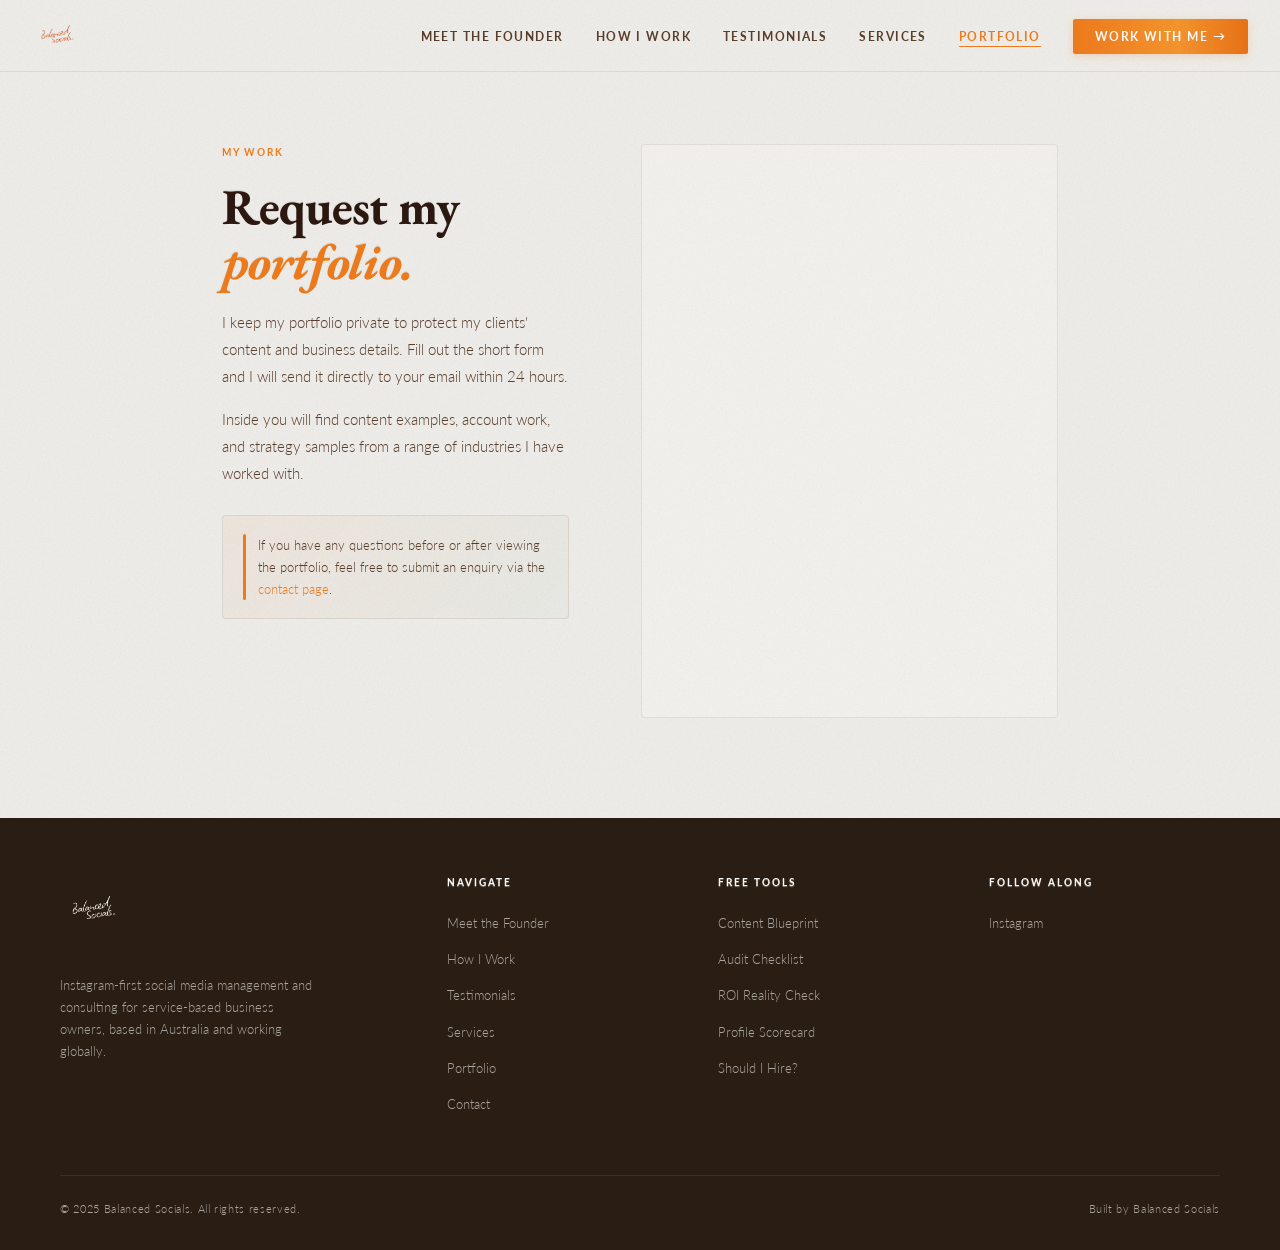
<file: portfolio.html>
<!DOCTYPE html>
<html lang="en">
<head>
<meta charset="UTF-8">
<meta name="viewport" content="width=device-width, initial-scale=1.0">
<meta name="description" content="Request Zahara's social media portfolio. See real work from Balanced Socials.">
<meta name="theme-color" content="#F1EFEB">
<title>Portfolio Request, Balanced Socials</title>
<link rel="preconnect" href="https://fonts.googleapis.com">
<link rel="preconnect" href="https://fonts.gstatic.com" crossorigin>
<link href="https://fonts.googleapis.com/css2?family=EB+Garamond:ital,wght@0,400;0,500;0,600;1,400&family=Lato:wght@300;400;700&display=swap" rel="stylesheet">
<style>
:root {
  --cream:       #F1EFEB;
  --light-beige: #F5F3F0;
  --orange:      #F17C1C;
  --teal:        #549A94;
  --slate:       #839193;
  --text-dark:   #2C1810;
  --text-mid:    #5A3E2B;
  --nav-h:       72px;
  --max-w:       1160px;
  --radius:      4px;
}
*, *::before, *::after { box-sizing: border-box; margin: 0; padding: 0; }
html { scroll-behavior: smooth; }
body { background: var(--cream); color: var(--text-dark); font-family: 'Lato', sans-serif; font-weight: 300; line-height: 1.65; padding-top: var(--nav-h); }
img { display: block; max-width: 100%; }
a { color: inherit; text-decoration: none; }
.fade-in { opacity: 0; transform: translateY(20px); filter: blur(3px); transition: opacity 0.65s ease, transform 0.65s ease, filter 0.65s ease; }
.fade-in.visible { opacity: 1; transform: none; filter: none; }
.fade-in.delay-1 { transition-delay: 0.1s; }
.fade-in.delay-2 { transition-delay: 0.2s; }
.label { font-size: 10px; font-weight: 700; letter-spacing: 0.18em; text-transform: uppercase; color: var(--orange); }
.site-nav { position: fixed; top: 0; left: 0; right: 0; height: var(--nav-h); background: var(--cream); border-bottom: 1px solid rgba(44,24,16,0.08); display: flex; align-items: center; justify-content: space-between; padding: 0 32px; z-index: 900; }
.nav-logo { font-family: 'EB Garamond', serif; font-size: 20px; font-weight: 500; color: var(--text-dark); letter-spacing: 0.02em; }
.nav-logo span { color: var(--orange); }
.nav-links { display: flex; align-items: center; gap: 32px; list-style: none; }
.nav-links a { font-size: 12px; font-weight: 700; letter-spacing: 0.12em; text-transform: uppercase; color: var(--text-mid); transition: color 0.2s; }
.nav-links a:hover, .nav-links a.active { color: var(--orange); }
.nav-cta { background: var(--orange); color: #fff !important; padding: 10px 22px; border-radius: 2px; transition: opacity 0.2s !important; }
.nav-cta:hover { opacity: 0.85; }
.hamburger { display: none; flex-direction: column; gap: 5px; background: none; border: none; cursor: pointer; padding: 8px; }
.hamburger span { width: 24px; height: 2px; background: var(--text-dark); border-radius: 2px; }
.mobile-nav { display: none; position: fixed; inset: 0; background: var(--light-beige); z-index: 890; flex-direction: column; padding: 100px 32px 48px; }
.mobile-nav.open { display: flex; }
.mobile-nav a { font-size: 15px; font-weight: 700; letter-spacing: 0.12em; text-transform: uppercase; color: var(--text-dark); padding: 18px 0; border-bottom: 1px solid rgba(44,24,16,0.1); transition: color 0.2s; }
.mobile-nav a:hover { color: var(--orange); }
.mobile-nav .mob-cta { margin-top: 32px; background: var(--orange); color: #fff; padding: 16px 24px; text-align: center; border-radius: 2px; border-bottom: none; }
@media (max-width: 900px) { .nav-links { display: none; } .hamburger { display: flex; } .site-nav { padding: 0 20px; } }

/* PAGE LAYOUT */
.page-wrap {
  max-width: 900px;
  margin: 0 auto;
  padding: 72px 32px 100px;
  display: grid;
  grid-template-columns: 1fr 1.2fr;
  gap: 72px;
  align-items: start;
}
@media (max-width: 760px) { .page-wrap { grid-template-columns: 1fr; padding: 48px 20px 72px; gap: 40px; } }

/* LEFT INFO */
.port-info .label { display: block; margin-bottom: 18px; }
.port-info h1 { font-family: 'EB Garamond', serif; font-size: clamp(30px, 4vw, 50px); color: var(--text-dark); line-height: 1.1; margin-bottom: 20px; }
.port-info h1 em { font-style: italic; color: var(--orange); }
.port-info p { font-size: 15px; color: var(--text-mid); line-height: 1.8; margin-bottom: 16px; }
.port-note { display: flex; align-items: flex-start; gap: 12px; background: linear-gradient(135deg, rgba(241,124,28,0.06), rgba(84,154,148,0.04)); border: 1.5px solid rgba(44,24,16,0.08); border-radius: var(--radius); padding: 18px 20px; margin-top: 28px; }
.port-note-bar { width: 3px; background: var(--orange); border-radius: 2px; flex-shrink: 0; align-self: stretch; }
.port-note p { font-size: 13px; color: var(--text-mid); line-height: 1.7; margin: 0; }

/* FORM */
.port-form-wrap { background: var(--light-beige); border: 1.5px solid rgba(44,24,16,0.08); border-radius: var(--radius); padding: 36px 32px; }
.port-form-wrap h2 { font-family: 'EB Garamond', serif; font-size: 24px; color: var(--text-dark); margin-bottom: 28px; }
.form-group { display: flex; flex-direction: column; gap: 6px; margin-bottom: 20px; }
.form-group label { font-size: 10px; font-weight: 700; letter-spacing: 0.14em; text-transform: uppercase; color: var(--text-dark); }
.form-group input,
.form-group select,
.form-group textarea {
  width: 100%;
  padding: 12px 14px;
  background: var(--cream);
  border: 1.5px solid rgba(44,24,16,0.15);
  border-radius: 2px;
  font-family: 'Lato', sans-serif;
  font-size: 14px;
  font-weight: 300;
  color: var(--text-dark);
  outline: none;
  transition: border-color 0.2s;
  -webkit-appearance: none;
}
.form-group input:focus,
.form-group select:focus,
.form-group textarea:focus { border-color: var(--orange); }
.form-group textarea { resize: vertical; min-height: 100px; }
.form-group select { cursor: pointer; background-image: url("data:image/svg+xml,%3Csvg xmlns='http://www.w3.org/2000/svg' width='12' height='12' viewBox='0 0 12 12'%3E%3Cpath fill='%23839193' d='M6 8L1 3h10z'/%3E%3C/svg%3E"); background-repeat: no-repeat; background-position: right 14px center; padding-right: 36px; }
.form-optional { font-size: 10px; font-weight: 400; color: var(--slate); margin-left: 6px; letter-spacing: 0.06em; text-transform: none; }
.btn-submit { width: 100%; padding: 16px; background: var(--orange); color: #fff; font-family: 'Lato', sans-serif; font-size: 11px; font-weight: 700; letter-spacing: 0.18em; text-transform: uppercase; border: none; border-radius: 2px; cursor: pointer; margin-top: 8px; transition: opacity 0.2s; }
.btn-submit:hover { opacity: 0.85; }
.form-privacy { font-size: 11px; color: var(--slate); margin-top: 12px; text-align: center; line-height: 1.6; }

/* SUCCESS STATE */
.success-state { display: none; flex-direction: column; align-items: center; text-align: center; gap: 16px; padding: 48px 24px; }
.success-state.visible { display: flex; }
.success-icon { width: 56px; height: 56px; background: linear-gradient(135deg, rgba(241,124,28,0.12), rgba(84,154,148,0.1)); border: 1.5px solid rgba(241,124,28,0.25); border-radius: 50%; display: flex; align-items: center; justify-content: center; }
.success-icon svg { width: 24px; height: 24px; stroke: var(--orange); fill: none; stroke-width: 2; stroke-linecap: round; stroke-linejoin: round; }
.success-state h3 { font-family: 'EB Garamond', serif; font-size: 26px; color: var(--text-dark); }
.success-state p { font-size: 14px; color: var(--text-mid); max-width: 300px; line-height: 1.75; }

/* FOOTER */
footer { background: #2A1E14; color: rgba(255,255,255,0.6); padding: 56px 32px 32px; }
.footer-grid { max-width: var(--max-w); margin: 0 auto 48px; display: grid; grid-template-columns: 1.5fr 1fr 1fr 1fr; gap: 40px; }
.footer-brand .logo { font-family: 'EB Garamond', serif; font-size: 22px; color: #fff; margin-bottom: 14px; }
.footer-brand .logo span { color: var(--orange); }
.footer-brand p { font-size: 13px; line-height: 1.7; max-width: 260px; }
.footer-col h4 { font-size: 10px; font-weight: 700; letter-spacing: 0.16em; text-transform: uppercase; color: #fff; margin-bottom: 18px; }
.footer-col ul { list-style: none; }
.footer-col li { margin-bottom: 10px; }
.footer-col a { font-size: 13px; color: rgba(255,255,255,0.6); transition: color 0.2s; }
.footer-col a:hover { color: var(--orange); }
.footer-bottom { max-width: var(--max-w); margin: 0 auto; border-top: 1px solid rgba(255,255,255,0.08); padding-top: 24px; display: flex; align-items: center; justify-content: space-between; gap: 16px; flex-wrap: wrap; }
.footer-bottom p { font-size: 11px; letter-spacing: 0.06em; }
.footer-bottom a { color: var(--orange); }
@media (max-width: 960px) { .footer-grid { grid-template-columns: 1fr 1fr; gap: 32px; } footer { padding: 48px 24px 28px; } }
@media (max-width: 480px) { .footer-grid { grid-template-columns: 1fr; gap: 28px; } }

/* ══════════════════════════════════
   UI/UX ENHANCEMENTS — ALL PAGES
══════════════════════════════════ */

/* Better font rendering */
body {
  -webkit-font-smoothing: antialiased;
  -moz-osx-font-smoothing: grayscale;
  text-rendering: optimizeLegibility;
}

/* label line removed */

/* Nav link underline animation */
.nav-links a:not(.nav-cta) {
  position: relative;
  padding-bottom: 2px;
}
.nav-links a:not(.nav-cta)::after {
  content: '';
  position: absolute;
  bottom: -1px; left: 0;
  width: 0; height: 1.5px;
  background: var(--orange);
  border-radius: 2px;
  transition: width 0.25s ease;
}
.nav-links a:not(.nav-cta):hover::after,
.nav-links a.active:not(.nav-cta)::after {
  width: 100%;
}

/* Nav logo hover */
.nav-logo { transition: opacity 0.2s; }
.nav-logo:hover { opacity: 0.78; }

/* Nav CTA elevation */
.nav-cta {
  box-shadow: 0 2px 10px rgba(241,124,28,0.22) !important;
  transition: opacity 0.2s, transform 0.2s, box-shadow 0.2s !important;
}
.nav-cta:hover {
  transform: translateY(-1px) !important;
  box-shadow: 0 6px 20px rgba(241,124,28,0.32) !important;
}
.nav-cta:active { transform: translateY(0) !important; }

/* Primary button lift + glow */
.btn-primary {
  transition: opacity 0.2s, transform 0.22s cubic-bezier(0.34,1.56,0.64,1), box-shadow 0.22s !important;
  box-shadow: 0 2px 10px rgba(241,124,28,0.0);
}
.btn-primary:hover {
  opacity: 1 !important;
  transform: translateY(-3px) !important;
  box-shadow: 0 10px 28px rgba(241,124,28,0.30) !important;
}
.btn-primary:active {
  transform: translateY(-1px) !important;
  box-shadow: 0 4px 14px rgba(241,124,28,0.20) !important;
}

/* Outline button lift */
.btn-outline {
  transition: all 0.22s cubic-bezier(0.34,1.56,0.64,1) !important;
}
.btn-outline:hover {
  transform: translateY(-2px) !important;
  box-shadow: 0 6px 18px rgba(44,24,16,0.08) !important;
}
.btn-outline:active { transform: translateY(0) !important; }

/* Footer link slide */
.footer-col a {
  display: inline-block;
  transition: color 0.2s, transform 0.2s !important;
}
.footer-col a:hover {
  transform: translateX(4px) !important;
}

/* Footer brand logo */
.footer-brand .logo { transition: opacity 0.2s; }
.footer-brand .logo:hover { opacity: 0.75; }

/* Mobile nav smooth open */
.mobile-nav {
  transition: opacity 0.25s ease;
  opacity: 0;
}
.mobile-nav.open {
  opacity: 1;
}

/* Hamburger lines smooth */
.hamburger span {
  transition: transform 0.3s ease, opacity 0.3s ease, background 0.2s;
}

/* ══ PORTFOLIO SPECIFIC ══ */

/* Form field focus glow */
.form-group input:focus,
.form-group textarea:focus,
.form-group select:focus {
  border-color: var(--orange);
  box-shadow: 0 0 0 3px rgba(241,124,28,0.10);
  outline: none;
}
.form-group:focus-within label { color: var(--orange); }

/* Port note hover */
.port-note {
  transition: transform 0.2s, box-shadow 0.2s;
}
.port-note:hover {
  transform: translateY(-2px);
  box-shadow: 0 6px 20px rgba(241,124,28,0.08);
}

/* Submit button pulse on success */
.btn-submit {
  transition: opacity 0.2s, transform 0.22s cubic-bezier(0.34,1.56,0.64,1), box-shadow 0.22s;
}
.btn-submit:hover {
  opacity: 1;
  transform: translateY(-2px);
  box-shadow: 0 8px 22px rgba(241,124,28,0.28);
}


/* ══ TYPOGRAPHY REFINEMENTS ══ */

/* Headings: optical kerning + tighter tracking */
h1, h2, h3 {
  font-kerning: normal;
  font-optical-sizing: auto;
}
h1 { letter-spacing: -0.02em; }
h2 { letter-spacing: -0.015em; }

/* Improved body reading rhythm */
p {
  font-feature-settings: "kern" 1, "liga" 1;
}

/* Section header spacing rhythm */
.section-header {
  position: relative;
}
.section-header .label {
  margin-bottom: 14px;
  display: block;
}
.section-header h2 {
  line-height: 1.12;
}
.section-header p {
  margin-top: 14px;
  line-height: 1.75;
}

/* Page hero h1 optical size */
.page-hero h1,
.page-hero-text h1 {
  letter-spacing: -0.025em;
  line-height: 1.06;
}

/* Pull quote serif refinement */
.story-pull,
.testi-quote {
  font-feature-settings: "swsh" 1, "liga" 1;
  letter-spacing: 0.005em;
}

/* Footer heading tracking */
.footer-col h4 {
  letter-spacing: 0.2em;
}

/* Small caps labels */
.testi-name,
.testi-role,
.nav-card h3,
.detail-label,
.cred-label {
  font-feature-settings: "c2sc" 1, "smcp" 1;
}


/* Logo images */
.nav-logo { display: flex; align-items: center; }
.nav-logo-img { height: 54px; width: auto; display: block; }
.nav-logo-text { font-family: 'EB Garamond', serif; font-size: 20px; font-weight: 500; color: var(--text-dark); letter-spacing: 0.02em; display: none; }
.nav-logo-text span { color: var(--orange); }
.footer-logo-img { height: 72px; width: auto; display: block; margin-bottom: 14px; }
.footer-logo-text { font-family: 'EB Garamond', serif; font-size: 22px; color: #fff; display: none; }
.footer-logo-text span { color: var(--orange); }
.logo { display: flex; align-items: flex-start; flex-direction: column; }




/* ── ORANGE BUTTON SHIMMER — injected per-page to beat specificity ── */
@keyframes orangeShimmer {
  0%   { background-position: 0% 50%; }
  100% { background-position: 100% 50%; }
}
.btn-primary,
.nav-cta {
  background: linear-gradient(90deg,
    #F17C1C 0%, #F7962E 30%, #E86A10 55%, #F7962E 75%, #F17C1C 100%
  ) !important;
  background-size: 200% 100% !important;
  border-color: transparent !important;
  animation: orangeShimmer 3s linear infinite !important;
  transition: transform 0.18s ease, box-shadow 0.2s ease !important;
}
.btn-primary:hover,
.nav-cta:hover {
  opacity: 1 !important;
  transform: translateY(-1px) !important;
  box-shadow: 0 6px 20px rgba(241,124,28,0.4) !important;
}
</style>
  <link rel="stylesheet" href="cursor.css">
  <link rel="stylesheet" href="texture.css">
</head>
<body>
  <div id="cursor-dot"></div>
  <div id="cursor-ring"></div>
  <div id="grain-overlay" aria-hidden="true"></div>

<nav class="site-nav">
  <a href="home.html" class="nav-logo"><img src="logo-orange.png" alt="Balanced Socials" class="nav-logo-img" onerror="this.style.display='none';this.nextElementSibling.style.display='inline'"><span class="nav-logo-text" style="display:none">Balanced <span>Socials</span></span></a>
  <ul class="nav-links">
    <li><a href="about-founder.html">Meet the Founder</a></li>
    <li><a href="how-we-work.html">How I Work</a></li>
    <li><a href="results.html">Testimonials</a></li>
    <li><a href="services.html">Services</a></li>
    <li><a href="portfolio.html" class="active">Portfolio</a></li>
    <li><a href="contact.html" class="nav-cta">Work With Me &rarr;</a></li>
  </ul>
  <button class="hamburger" onclick="toggleNav()" aria-label="Menu">
    <span></span><span></span><span></span>
  </button>
</nav>

<div class="mobile-nav" id="mobileNav">
  <a href="about-founder.html" onclick="toggleNav()">Meet the Founder</a>
  <a href="how-we-work.html" onclick="toggleNav()">How I Work</a>
  <a href="results.html" onclick="toggleNav()">Testimonials</a>
  <a href="services.html" onclick="toggleNav()">Services</a>
  <a href="portfolio.html" onclick="toggleNav()">Portfolio</a>
  <a href="contact.html" class="mob-cta" onclick="toggleNav()">Work With Me</a>
</div>

<div class="page-wrap">
  <!-- LEFT -->
  <div class="port-info fade-in">
    <span class="label">My Work</span>
    <h1>Request my <em>portfolio.</em></h1>
    <p>I keep my portfolio private to protect my clients' content and business details. Fill out the short form and I will send it directly to your email within 24 hours.</p>
    <p>Inside you will find content examples, account work, and strategy samples from a range of industries I have worked with.</p>
    <div class="port-note">
      <div class="port-note-bar"></div>
      <p>If you have any questions before or after viewing the portfolio, feel free to submit an enquiry via the <a href="contact.html" style="color:var(--orange);">contact page</a>.</p>
    </div>
  </div>

  <!-- RIGHT: FORM -->
  <div class="port-form-wrap fade-in delay-1">
    <div style="width:100%;height:500px;" data-fillout-id="dddzdJy2iBus" data-fillout-embed-type="standard" data-fillout-inherit-parameters data-fillout-dynamic-resize></div>
    <script src="https://server.fillout.com/embed/v1/"></script>
  </div>
</div>

<footer>
  <div class="footer-grid">
    <div class="footer-brand">
      <div class="logo"><img src="logo-cream.png" alt="Balanced Socials" class="footer-logo-img" onerror="this.style.display='none';this.nextElementSibling.style.display='block'"><span class="footer-logo-text" style="display:none">Balanced <span>Socials</span></span></div>
      <p>Instagram-first social media management and consulting for service-based business owners, based in Australia and working globally.</p>
    </div>
    <div class="footer-col">
      <h4>Navigate</h4>
      <ul>
        <li><a href="about-founder.html">Meet the Founder</a></li>
        <li><a href="how-we-work.html">How I Work</a></li>
        <li><a href="results.html">Testimonials</a></li>
        <li><a href="services.html">Services</a></li>
        <li><a href="portfolio.html">Portfolio</a></li>
        <li><a href="contact.html">Contact</a></li>
      </ul>
    </div>
    <div class="footer-col">
      <h4>Free Tools</h4>
      <ul>
        <li><a href="https://shop.beacons.ai/balancedsocials/fea9d5cd-47b4-4e14-a89f-2ade38c5ae25" target="_blank">Content Blueprint</a></li>
        <li><a href="https://shop.beacons.ai/balancedsocials/27e22b5f-8c47-4c2e-b04e-3dce11e3752d" target="_blank">Audit Checklist</a></li>
        <li><a href="https://shop.beacons.ai/balancedsocials/f7bf8d6d-eca5-448a-8d7d-ef218e88b74b" target="_blank">ROI Reality Check</a></li>
        <li><a href="https://shop.beacons.ai/balancedsocials/321dd6b5-8a18-408b-b466-99b4bee10d17" target="_blank">Profile Scorecard</a></li>
        <li><a href="https://shop.beacons.ai/balancedsocials/049ddbdd-cb24-4a77-8cd4-52ad503d9604" target="_blank">Should I Hire?</a></li>
      </ul>
    </div>
    <div class="footer-col">
      <h4>Follow Along</h4>
      <ul>
        <li><a href="https://www.instagram.com/balancedsocials" target="_blank" rel="noopener">Instagram</a></li>
      </ul>
    </div>
  </div>
  <div class="footer-bottom">
    <p>&#169; 2025 Balanced Socials. All rights reserved.</p>
    <p>Built by Balanced Socials</p>
  </div>
</footer>

<script>
function toggleNav() { document.getElementById('mobileNav').classList.toggle('open'); }

const fadeEls = document.querySelectorAll('.fade-in');
const obs = new IntersectionObserver((entries) => {
  entries.forEach(e => { if (e.isIntersecting) e.target.classList.add('visible'); });
}, { threshold: 0.1, rootMargin: '0px 0px -40px 0px' });
fadeEls.forEach(el => obs.observe(el));

function handleSubmit(e) {
  e.preventDefault();
  const form = document.getElementById('portForm');
  const name    = form.querySelector('#pf-name').value.trim();
  const email   = form.querySelector('#pf-email').value.trim();
  const biz     = form.querySelector('#pf-biz').value.trim();
  const type    = form.querySelector('#pf-type').value;
  if (!name || !email || !biz || !type) {
    alert('Please fill out all required fields.');
    return;
  }
  // When HubSpot is live, remove this handler and let HubSpot handle the form
  document.getElementById('formBlock').style.display = 'none';
  document.getElementById('successBlock').classList.add('visible');
}
</script>
  <script src="cursor.js"></script>
</body>
</html>
</file>
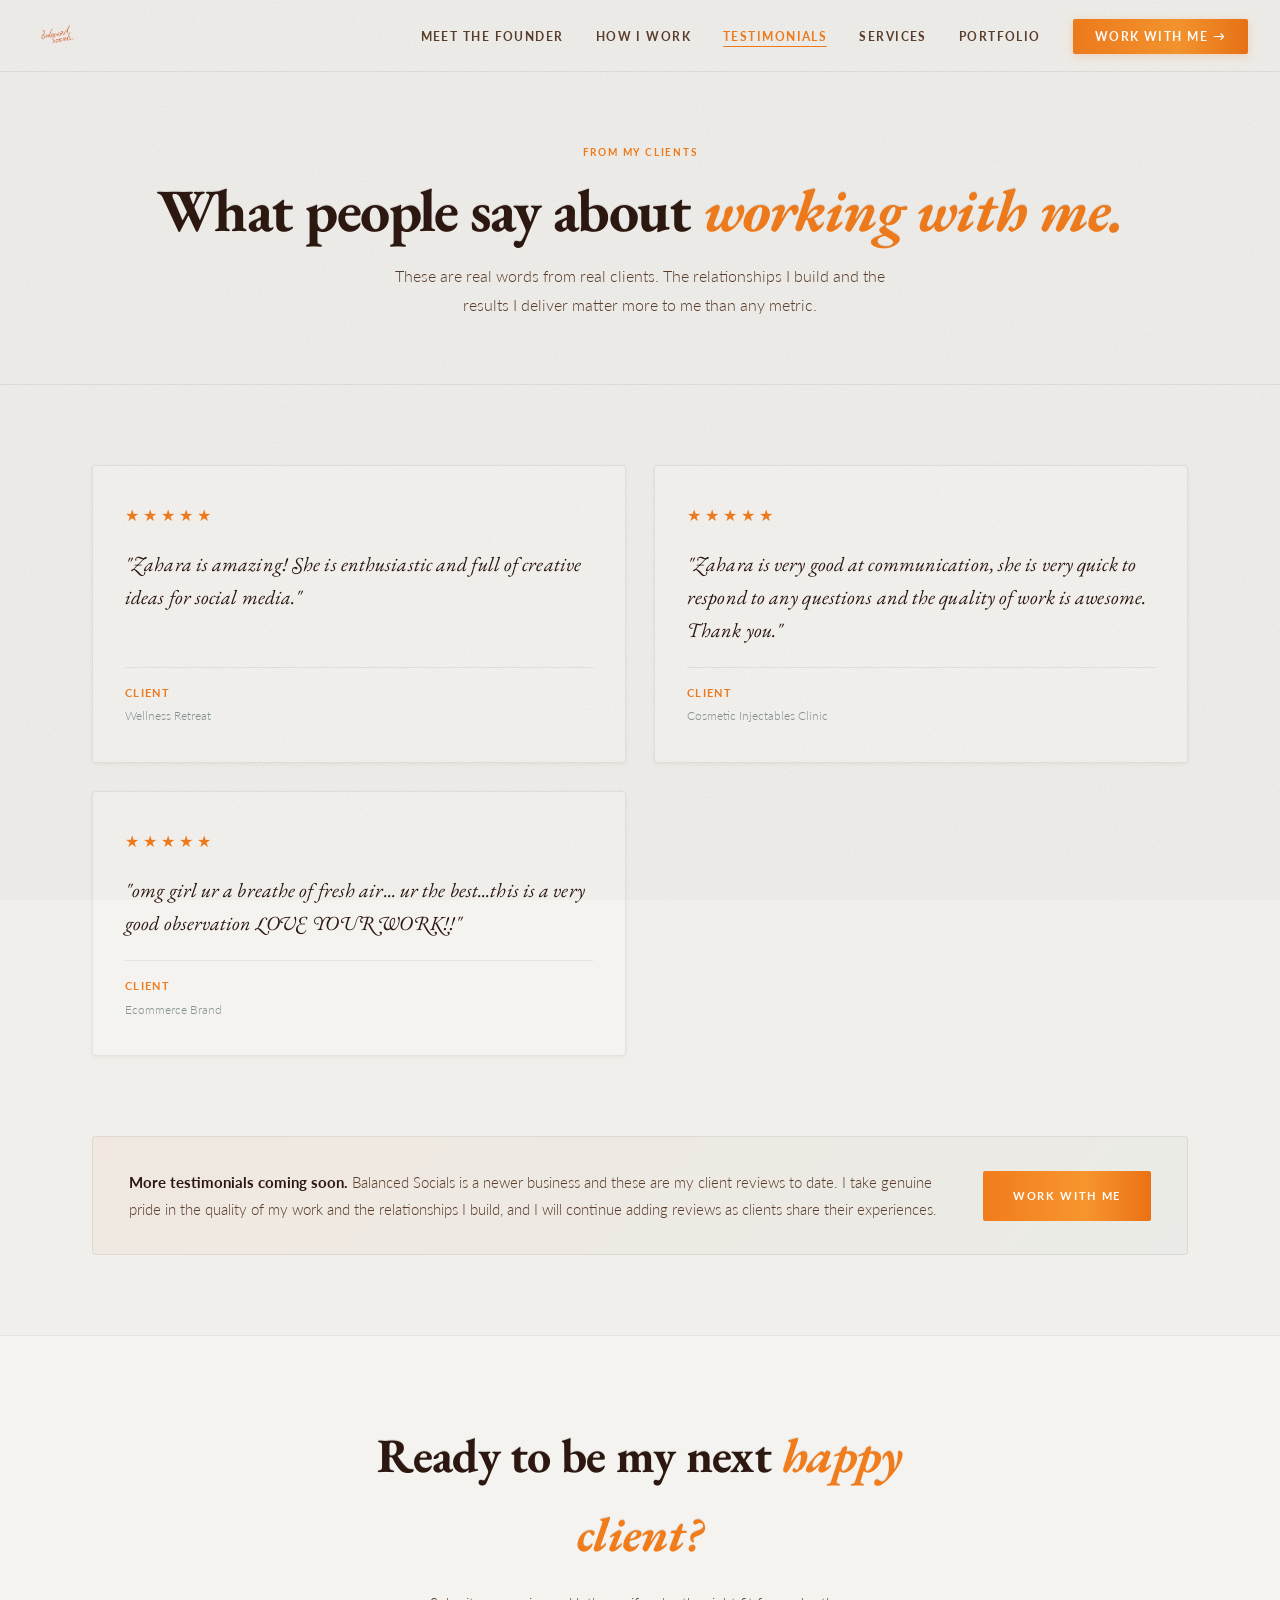
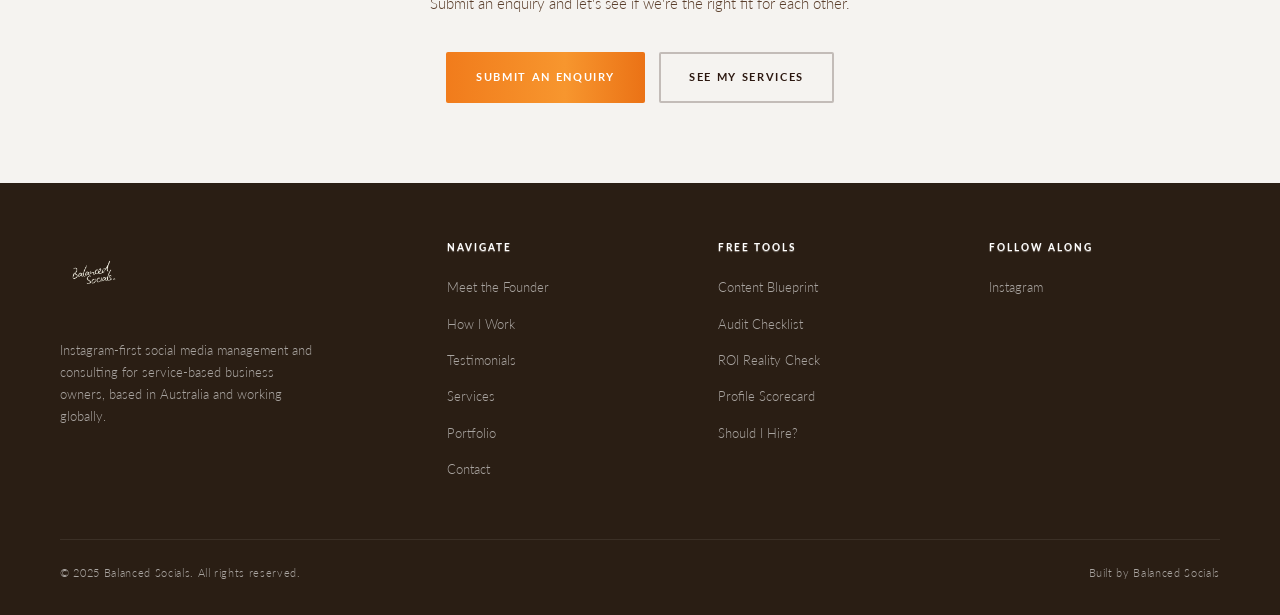
<file: results.html>
<!DOCTYPE html>
<html lang="en">
<head>
<meta charset="UTF-8">
<meta name="viewport" content="width=device-width, initial-scale=1.0">
<meta name="description" content="Client testimonials for Balanced Socials. Read what real clients say about working with Zahara.">
<meta name="theme-color" content="#F1EFEB">
<title>Testimonials, Balanced Socials</title>
<link rel="preconnect" href="https://fonts.googleapis.com">
<link rel="preconnect" href="https://fonts.gstatic.com" crossorigin>
<link href="https://fonts.googleapis.com/css2?family=EB+Garamond:ital,wght@0,400;0,500;0,600;1,400&family=Lato:wght@300;400;700&display=swap" rel="stylesheet">
<style>
:root {
  --cream:       #F1EFEB;
  --light-beige: #F5F3F0;
  --orange:      #F17C1C;
  --teal:        #549A94;
  --slate:       #839193;
  --text-dark:   #2C1810;
  --text-mid:    #5A3E2B;
  --footer-bg:   #2A1E14;
  --nav-h:       72px;
  --max-w:       1160px;
  --radius:      4px;
}
*, *::before, *::after { box-sizing: border-box; margin: 0; padding: 0; }
html { scroll-behavior: smooth; }
body { background: var(--cream); color: var(--text-dark); font-family: 'Lato', sans-serif; font-weight: 300; line-height: 1.65; padding-top: var(--nav-h); }
img { display: block; max-width: 100%; }
a { color: inherit; text-decoration: none; }
.fade-in { opacity: 0; transform: translateY(20px); filter: blur(3px); transition: opacity 0.65s ease, transform 0.65s ease, filter 0.65s ease; }
.fade-in.visible { opacity: 1; transform: none; filter: none; }
.fade-in.delay-1 { transition-delay: 0.1s; }
.fade-in.delay-2 { transition-delay: 0.2s; }
.fade-in.delay-3 { transition-delay: 0.3s; }
.label { font-size: 10px; font-weight: 700; letter-spacing: 0.18em; text-transform: uppercase; color: var(--orange); }
.site-nav { position: fixed; top: 0; left: 0; right: 0; height: var(--nav-h); background: var(--cream); border-bottom: 1px solid rgba(44,24,16,0.08); display: flex; align-items: center; justify-content: space-between; padding: 0 32px; z-index: 900; }
.nav-logo { font-family: 'EB Garamond', serif; font-size: 20px; font-weight: 500; color: var(--text-dark); letter-spacing: 0.02em; }
.nav-logo span { color: var(--orange); }
.nav-links { display: flex; align-items: center; gap: 32px; list-style: none; }
.nav-links a { font-size: 12px; font-weight: 700; letter-spacing: 0.12em; text-transform: uppercase; color: var(--text-mid); transition: color 0.2s; }
.nav-links a:hover, .nav-links a.active { color: var(--orange); }
.nav-cta { background: var(--orange); color: #fff !important; padding: 10px 22px; border-radius: 2px; transition: opacity 0.2s !important; }
.nav-cta:hover { opacity: 0.85; }
.hamburger { display: none; flex-direction: column; gap: 5px; background: none; border: none; cursor: pointer; padding: 8px; }
.hamburger span { width: 24px; height: 2px; background: var(--text-dark); border-radius: 2px; }
.mobile-nav { display: none; position: fixed; inset: 0; background: var(--light-beige); z-index: 890; flex-direction: column; padding: 100px 32px 48px; }
.mobile-nav.open { display: flex; }
.mobile-nav a { font-size: 15px; font-weight: 700; letter-spacing: 0.12em; text-transform: uppercase; color: var(--text-dark); padding: 18px 0; border-bottom: 1px solid rgba(44,24,16,0.1); transition: color 0.2s; }
.mobile-nav a:hover { color: var(--orange); }
.mobile-nav .mob-cta { margin-top: 32px; background: var(--orange); color: #fff; padding: 16px 24px; text-align: center; border-radius: 2px; border-bottom: none; }
@media (max-width: 900px) { .nav-links { display: none; } .hamburger { display: flex; } .site-nav { padding: 0 20px; } }
.btn-primary { display: inline-flex; align-items: center; gap: 8px; background: var(--orange); color: #fff; font-family: 'Lato', sans-serif; font-size: 11px; font-weight: 700; letter-spacing: 0.15em; text-transform: uppercase; padding: 14px 28px; border-radius: 2px; border: 2px solid var(--orange); cursor: pointer; transition: opacity 0.2s; }
.btn-primary:hover { opacity: 0.85; }
.btn-outline { display: inline-flex; align-items: center; gap: 8px; background: transparent; color: var(--text-dark); font-family: 'Lato', sans-serif; font-size: 11px; font-weight: 700; letter-spacing: 0.15em; text-transform: uppercase; padding: 14px 28px; border-radius: 2px; border: 2px solid rgba(44,24,16,0.25); cursor: pointer; transition: all 0.2s; }
.btn-outline:hover { border-color: var(--orange); color: var(--orange); }
.page-hero { padding: 72px 32px 64px; border-bottom: 1px solid rgba(44,24,16,0.08); text-align: center; }
.page-hero .label { display: block; margin-bottom: 18px; }
.page-hero h1 { font-family: 'EB Garamond', serif; font-size: clamp(36px, 5vw, 60px); line-height: 1.1; color: var(--text-dark); margin-bottom: 20px; }
.page-hero h1 em { font-style: italic; color: var(--orange); }
.page-hero p { font-size: 16px; color: var(--text-mid); max-width: 520px; margin: 0 auto; line-height: 1.8; }
@media (max-width: 600px) { .page-hero { padding: 48px 20px 52px; } }
.testi-section { padding: 80px 32px; max-width: var(--max-w); margin: 0 auto; }
.testi-grid { display: grid; grid-template-columns: 1fr 1fr; gap: 28px; }
.testi-card { background: var(--light-beige); border: 1.5px solid rgba(44,24,16,0.08); border-radius: var(--radius); padding: 36px 32px; display: flex; flex-direction: column; gap: 20px; }
.stars { color: var(--orange); font-size: 16px; letter-spacing: 3px; }
.testi-quote { font-family: 'EB Garamond', serif; font-size: 20px; font-style: italic; color: var(--text-dark); line-height: 1.65; flex: 1; }
.testi-author { display: flex; flex-direction: column; gap: 4px; padding-top: 16px; border-top: 1px solid rgba(44,24,16,0.08); }
.testi-name { font-size: 11px; font-weight: 700; letter-spacing: 0.12em; text-transform: uppercase; color: var(--orange); }
.testi-role { font-size: 12px; color: var(--slate); }
@media (max-width: 700px) { .testi-grid { grid-template-columns: 1fr; } .testi-section { padding: 56px 20px; } }
.note-section { padding: 0 32px 80px; max-width: var(--max-w); margin: 0 auto; }
.note-inner { background: linear-gradient(135deg, rgba(241,124,28,0.05), rgba(84,154,148,0.04)); border: 1.5px solid rgba(44,24,16,0.08); border-radius: var(--radius); padding: 32px 36px; display: flex; align-items: center; gap: 40px; flex-wrap: wrap; }
.note-text { flex: 1; min-width: 240px; }
.note-text p { font-size: 15px; color: var(--text-mid); line-height: 1.75; }
.note-text strong { color: var(--text-dark); font-weight: 700; }
@media (max-width: 600px) { .note-section { padding: 0 20px 60px; } .note-inner { padding: 24px; gap: 24px; } }
.cta-banner { padding: 80px 32px; background: var(--light-beige); border-top: 1px solid rgba(44,24,16,0.07); text-align: center; }
.cta-banner h2 { font-family: 'EB Garamond', serif; font-size: clamp(28px, 4vw, 48px); color: var(--text-dark); margin-bottom: 16px; max-width: 600px; margin-left: auto; margin-right: auto; }
.cta-banner h2 em { font-style: italic; color: var(--orange); }
.cta-banner p { font-size: 15px; color: var(--text-mid); max-width: 500px; margin: 0 auto 36px; line-height: 1.75; }
.cta-actions { display: flex; gap: 14px; justify-content: center; flex-wrap: wrap; }
@media (max-width: 480px) { .cta-banner { padding: 60px 20px; } }
footer { background: #2A1E14; color: rgba(255,255,255,0.6); padding: 56px 32px 32px; }
.footer-grid { max-width: var(--max-w); margin: 0 auto 48px; display: grid; grid-template-columns: 1.5fr 1fr 1fr 1fr; gap: 40px; }
.footer-brand .logo { font-family: 'EB Garamond', serif; font-size: 22px; color: #fff; margin-bottom: 14px; }
.footer-brand .logo span { color: var(--orange); }
.footer-brand p { font-size: 13px; line-height: 1.7; max-width: 260px; }
.footer-col h4 { font-size: 10px; font-weight: 700; letter-spacing: 0.16em; text-transform: uppercase; color: #fff; margin-bottom: 18px; }
.footer-col ul { list-style: none; }
.footer-col li { margin-bottom: 10px; }
.footer-col a { font-size: 13px; color: rgba(255,255,255,0.6); transition: color 0.2s; }
.footer-col a:hover { color: var(--orange); }
.footer-bottom { max-width: var(--max-w); margin: 0 auto; border-top: 1px solid rgba(255,255,255,0.08); padding-top: 24px; display: flex; align-items: center; justify-content: space-between; gap: 16px; flex-wrap: wrap; }
.footer-bottom p { font-size: 11px; letter-spacing: 0.06em; }
.footer-bottom a { color: var(--orange); }
@media (max-width: 960px) { .footer-grid { grid-template-columns: 1fr 1fr; gap: 32px; } footer { padding: 48px 24px 28px; } }
@media (max-width: 480px) { .footer-grid { grid-template-columns: 1fr; gap: 28px; } }

/* ══════════════════════════════════
   UI/UX ENHANCEMENTS — ALL PAGES
══════════════════════════════════ */

/* Better font rendering */
body {
  -webkit-font-smoothing: antialiased;
  -moz-osx-font-smoothing: grayscale;
  text-rendering: optimizeLegibility;
}

/* label line removed */

/* Nav link underline animation */
.nav-links a:not(.nav-cta) {
  position: relative;
  padding-bottom: 2px;
}
.nav-links a:not(.nav-cta)::after {
  content: '';
  position: absolute;
  bottom: -1px; left: 0;
  width: 0; height: 1.5px;
  background: var(--orange);
  border-radius: 2px;
  transition: width 0.25s ease;
}
.nav-links a:not(.nav-cta):hover::after,
.nav-links a.active:not(.nav-cta)::after {
  width: 100%;
}

/* Nav logo hover */
.nav-logo { transition: opacity 0.2s; }
.nav-logo:hover { opacity: 0.78; }

/* Nav CTA elevation */
.nav-cta {
  box-shadow: 0 2px 10px rgba(241,124,28,0.22) !important;
  transition: opacity 0.2s, transform 0.2s, box-shadow 0.2s !important;
}
.nav-cta:hover {
  transform: translateY(-1px) !important;
  box-shadow: 0 6px 20px rgba(241,124,28,0.32) !important;
}
.nav-cta:active { transform: translateY(0) !important; }

/* Primary button lift + glow */
.btn-primary {
  transition: opacity 0.2s, transform 0.22s cubic-bezier(0.34,1.56,0.64,1), box-shadow 0.22s !important;
  box-shadow: 0 2px 10px rgba(241,124,28,0.0);
}
.btn-primary:hover {
  opacity: 1 !important;
  transform: translateY(-3px) !important;
  box-shadow: 0 10px 28px rgba(241,124,28,0.30) !important;
}
.btn-primary:active {
  transform: translateY(-1px) !important;
  box-shadow: 0 4px 14px rgba(241,124,28,0.20) !important;
}

/* Outline button lift */
.btn-outline {
  transition: all 0.22s cubic-bezier(0.34,1.56,0.64,1) !important;
}
.btn-outline:hover {
  transform: translateY(-2px) !important;
  box-shadow: 0 6px 18px rgba(44,24,16,0.08) !important;
}
.btn-outline:active { transform: translateY(0) !important; }

/* Footer link slide */
.footer-col a {
  display: inline-block;
  transition: color 0.2s, transform 0.2s !important;
}
.footer-col a:hover {
  transform: translateX(4px) !important;
}

/* Footer brand logo */
.footer-brand .logo { transition: opacity 0.2s; }
.footer-brand .logo:hover { opacity: 0.75; }

/* Mobile nav smooth open */
.mobile-nav {
  transition: opacity 0.25s ease;
  opacity: 0;
}
.mobile-nav.open {
  opacity: 1;
}

/* Hamburger lines smooth */
.hamburger span {
  transition: transform 0.3s ease, opacity 0.3s ease, background 0.2s;
}

/* ══ RESULTS/TESTIMONIALS SPECIFIC ══ */

/* Testi card hover */
.testi-card {
  transition: all 0.28s cubic-bezier(0.25,0.46,0.45,0.94);
  box-shadow: 0 1px 4px rgba(44,24,16,0.05);
}
.testi-card:hover {
  transform: translateY(-5px);
  border-color: rgba(241,124,28,0.25);
  box-shadow: 0 12px 32px rgba(241,124,28,0.10);
}

/* Stars animation */
.stars {
  letter-spacing: 4px;
  transition: transform 0.2s;
}
.testi-card:hover .stars { transform: scale(1.05); }

/* Note inner hover */
.note-inner {
  transition: box-shadow 0.2s, transform 0.2s;
}
.note-inner:hover {
  transform: translateY(-2px);
  box-shadow: 0 8px 24px rgba(241,124,28,0.08);
}


/* ══ TYPOGRAPHY REFINEMENTS ══ */

/* Headings: optical kerning + tighter tracking */
h1, h2, h3 {
  font-kerning: normal;
  font-optical-sizing: auto;
}
h1 { letter-spacing: -0.02em; }
h2 { letter-spacing: -0.015em; }

/* Improved body reading rhythm */
p {
  font-feature-settings: "kern" 1, "liga" 1;
}

/* Section header spacing rhythm */
.section-header {
  position: relative;
}
.section-header .label {
  margin-bottom: 14px;
  display: block;
}
.section-header h2 {
  line-height: 1.12;
}
.section-header p {
  margin-top: 14px;
  line-height: 1.75;
}

/* Page hero h1 optical size */
.page-hero h1,
.page-hero-text h1 {
  letter-spacing: -0.025em;
  line-height: 1.06;
}

/* Pull quote serif refinement */
.story-pull,
.testi-quote {
  font-feature-settings: "swsh" 1, "liga" 1;
  letter-spacing: 0.005em;
}

/* Footer heading tracking */
.footer-col h4 {
  letter-spacing: 0.2em;
}

/* Small caps labels */
.testi-name,
.testi-role,
.nav-card h3,
.detail-label,
.cred-label {
  font-feature-settings: "c2sc" 1, "smcp" 1;
}


/* Logo images */
.nav-logo { display: flex; align-items: center; }
.nav-logo-img { height: 54px; width: auto; display: block; }
.nav-logo-text { font-family: 'EB Garamond', serif; font-size: 20px; font-weight: 500; color: var(--text-dark); letter-spacing: 0.02em; display: none; }
.nav-logo-text span { color: var(--orange); }
.footer-logo-img { height: 72px; width: auto; display: block; margin-bottom: 14px; }
.footer-logo-text { font-family: 'EB Garamond', serif; font-size: 22px; color: #fff; display: none; }
.footer-logo-text span { color: var(--orange); }
.logo { display: flex; align-items: flex-start; flex-direction: column; }





/* ── ORANGE BUTTON SHIMMER — injected per-page to beat specificity ── */
@keyframes orangeShimmer {
  0%   { background-position: 0% 50%; }
  100% { background-position: 100% 50%; }
}
.btn-primary,
.nav-cta {
  background: linear-gradient(90deg,
    #F17C1C 0%, #F7962E 30%, #E86A10 55%, #F7962E 75%, #F17C1C 100%
  ) !important;
  background-size: 200% 100% !important;
  border-color: transparent !important;
  animation: orangeShimmer 3s linear infinite !important;
  transition: transform 0.18s ease, box-shadow 0.2s ease !important;
}
.btn-primary:hover,
.nav-cta:hover {
  opacity: 1 !important;
  transform: translateY(-1px) !important;
  box-shadow: 0 6px 20px rgba(241,124,28,0.4) !important;
}
</style>
  <link rel="stylesheet" href="cursor.css">
  <link rel="stylesheet" href="texture.css">
</head>
<body>
  <div id="cursor-dot"></div>
  <div id="cursor-ring"></div>
  <div id="grain-overlay" aria-hidden="true"></div>

<nav class="site-nav">
  <a href="home.html" class="nav-logo"><img src="logo-orange.png" alt="Balanced Socials" class="nav-logo-img" onerror="this.style.display='none';this.nextElementSibling.style.display='inline'"><span class="nav-logo-text" style="display:none">Balanced <span>Socials</span></span></a>
  <ul class="nav-links">
    <li><a href="about-founder.html">Meet the Founder</a></li>
    <li><a href="how-we-work.html">How I Work</a></li>
    <li><a href="results.html" class="active">Testimonials</a></li>
    <li><a href="services.html">Services</a></li>
    <li><a href="portfolio.html">Portfolio</a></li>
    <li><a href="contact.html" class="nav-cta">Work With Me &rarr;</a></li>
  </ul>
  <button class="hamburger" onclick="toggleNav()" aria-label="Menu">
    <span></span><span></span><span></span>
  </button>
</nav>

<div class="mobile-nav" id="mobileNav">
  <a href="about-founder.html" onclick="toggleNav()">Meet the Founder</a>
  <a href="how-we-work.html" onclick="toggleNav()">How I Work</a>
  <a href="results.html" onclick="toggleNav()">Testimonials</a>
  <a href="services.html" onclick="toggleNav()">Services</a>
  <a href="portfolio.html" onclick="toggleNav()">Portfolio</a>
  <a href="contact.html" class="mob-cta" onclick="toggleNav()">Work With Me</a>
</div>

<section class="page-hero">
  <span class="label fade-in">From My Clients</span>
  <h1 class="fade-in delay-1">What people say about <em>working with me.</em></h1>
  <p class="fade-in delay-2">These are real words from real clients. The relationships I build and the results I deliver matter more to me than any metric.</p>
</section>

<section class="testi-section">
  <div class="testi-grid">
    <div class="testi-card fade-in delay-1">
      <div class="stars">&#9733;&#9733;&#9733;&#9733;&#9733;</div>
      <p class="testi-quote">"Zahara is amazing! She is enthusiastic and full of creative ideas for social media."</p>
      <div class="testi-author">
        <span class="testi-name">Client</span>
        <span class="testi-role">Wellness Retreat</span>
      </div>
    </div>
    <div class="testi-card fade-in delay-2">
      <div class="stars">&#9733;&#9733;&#9733;&#9733;&#9733;</div>
      <p class="testi-quote">"Zahara is very good at communication, she is very quick to respond to any questions and the quality of work is awesome. Thank you."</p>
      <div class="testi-author">
        <span class="testi-name">Client</span>
        <span class="testi-role">Cosmetic Injectables Clinic</span>
      </div>
    </div>
    <div class="testi-card fade-in delay-3">
      <div class="stars">&#9733;&#9733;&#9733;&#9733;&#9733;</div>
      <p class="testi-quote">"omg girl ur a breathe of fresh air... ur the best...this is a very good observation LOVE YOUR WORK!!"</p>
      <div class="testi-author">
        <span class="testi-name">Client</span>
        <span class="testi-role">Ecommerce Brand</span>
      </div>
    </div>
  </div>
</section>

<section class="note-section">
  <div class="note-inner fade-in">
    <div class="note-text">
      <p><strong>More testimonials coming soon.</strong> Balanced Socials is a newer business and these are my client reviews to date. I take genuine pride in the quality of my work and the relationships I build, and I will continue adding reviews as clients share their experiences.</p>
    </div>
    <a href="contact.html" class="btn-primary">Work With Me</a>
  </div>
</section>

<section class="cta-banner">
  <h2 class="fade-in">Ready to be my next <em>happy client?</em></h2>
  <p class="fade-in delay-1">Submit an enquiry and let's see if we're the right fit for each other.</p>
  <div class="cta-actions fade-in delay-2">
    <a href="contact.html" class="btn-primary">Submit an Enquiry</a>
    <a href="services.html" class="btn-outline">See My Services</a>
  </div>
</section>

<footer>
  <div class="footer-grid">
    <div class="footer-brand">
      <div class="logo"><img src="logo-cream.png" alt="Balanced Socials" class="footer-logo-img" onerror="this.style.display='none';this.nextElementSibling.style.display='block'"><span class="footer-logo-text" style="display:none">Balanced <span>Socials</span></span></div>
      <p>Instagram-first social media management and consulting for service-based business owners, based in Australia and working globally.</p>
    </div>
    <div class="footer-col">
      <h4>Navigate</h4>
      <ul>
        <li><a href="about-founder.html">Meet the Founder</a></li>
        <li><a href="how-we-work.html">How I Work</a></li>
        <li><a href="results.html">Testimonials</a></li>
        <li><a href="services.html">Services</a></li>
        <li><a href="portfolio.html">Portfolio</a></li>
        <li><a href="contact.html">Contact</a></li>
      </ul>
    </div>
    <div class="footer-col">
      <h4>Free Tools</h4>
      <ul>
        <li><a href="https://shop.beacons.ai/balancedsocials/fea9d5cd-47b4-4e14-a89f-2ade38c5ae25" target="_blank">Content Blueprint</a></li>
        <li><a href="https://shop.beacons.ai/balancedsocials/27e22b5f-8c47-4c2e-b04e-3dce11e3752d" target="_blank">Audit Checklist</a></li>
        <li><a href="https://shop.beacons.ai/balancedsocials/f7bf8d6d-eca5-448a-8d7d-ef218e88b74b" target="_blank">ROI Reality Check</a></li>
        <li><a href="https://shop.beacons.ai/balancedsocials/321dd6b5-8a18-408b-b466-99b4bee10d17" target="_blank">Profile Scorecard</a></li>
        <li><a href="https://shop.beacons.ai/balancedsocials/049ddbdd-cb24-4a77-8cd4-52ad503d9604" target="_blank">Should I Hire?</a></li>
      </ul>
    </div>
    <div class="footer-col">
      <h4>Follow Along</h4>
      <ul>
        <li><a href="https://www.instagram.com/balancedsocials" target="_blank" rel="noopener">Instagram</a></li>
      </ul>
    </div>
  </div>
  <div class="footer-bottom">
    <p>&#169; 2025 Balanced Socials. All rights reserved.</p>
    <p>Built by Balanced Socials</p>
  </div>
</footer>

<script>
function toggleNav() { document.getElementById('mobileNav').classList.toggle('open'); }
const fadeEls = document.querySelectorAll('.fade-in');
const obs = new IntersectionObserver((entries) => {
  entries.forEach(e => { if (e.isIntersecting) e.target.classList.add('visible'); });
}, { threshold: 0.1, rootMargin: '0px 0px -40px 0px' });
fadeEls.forEach(el => obs.observe(el));
</script>
  <script src="cursor.js"></script>
</body>
</html>
</file>
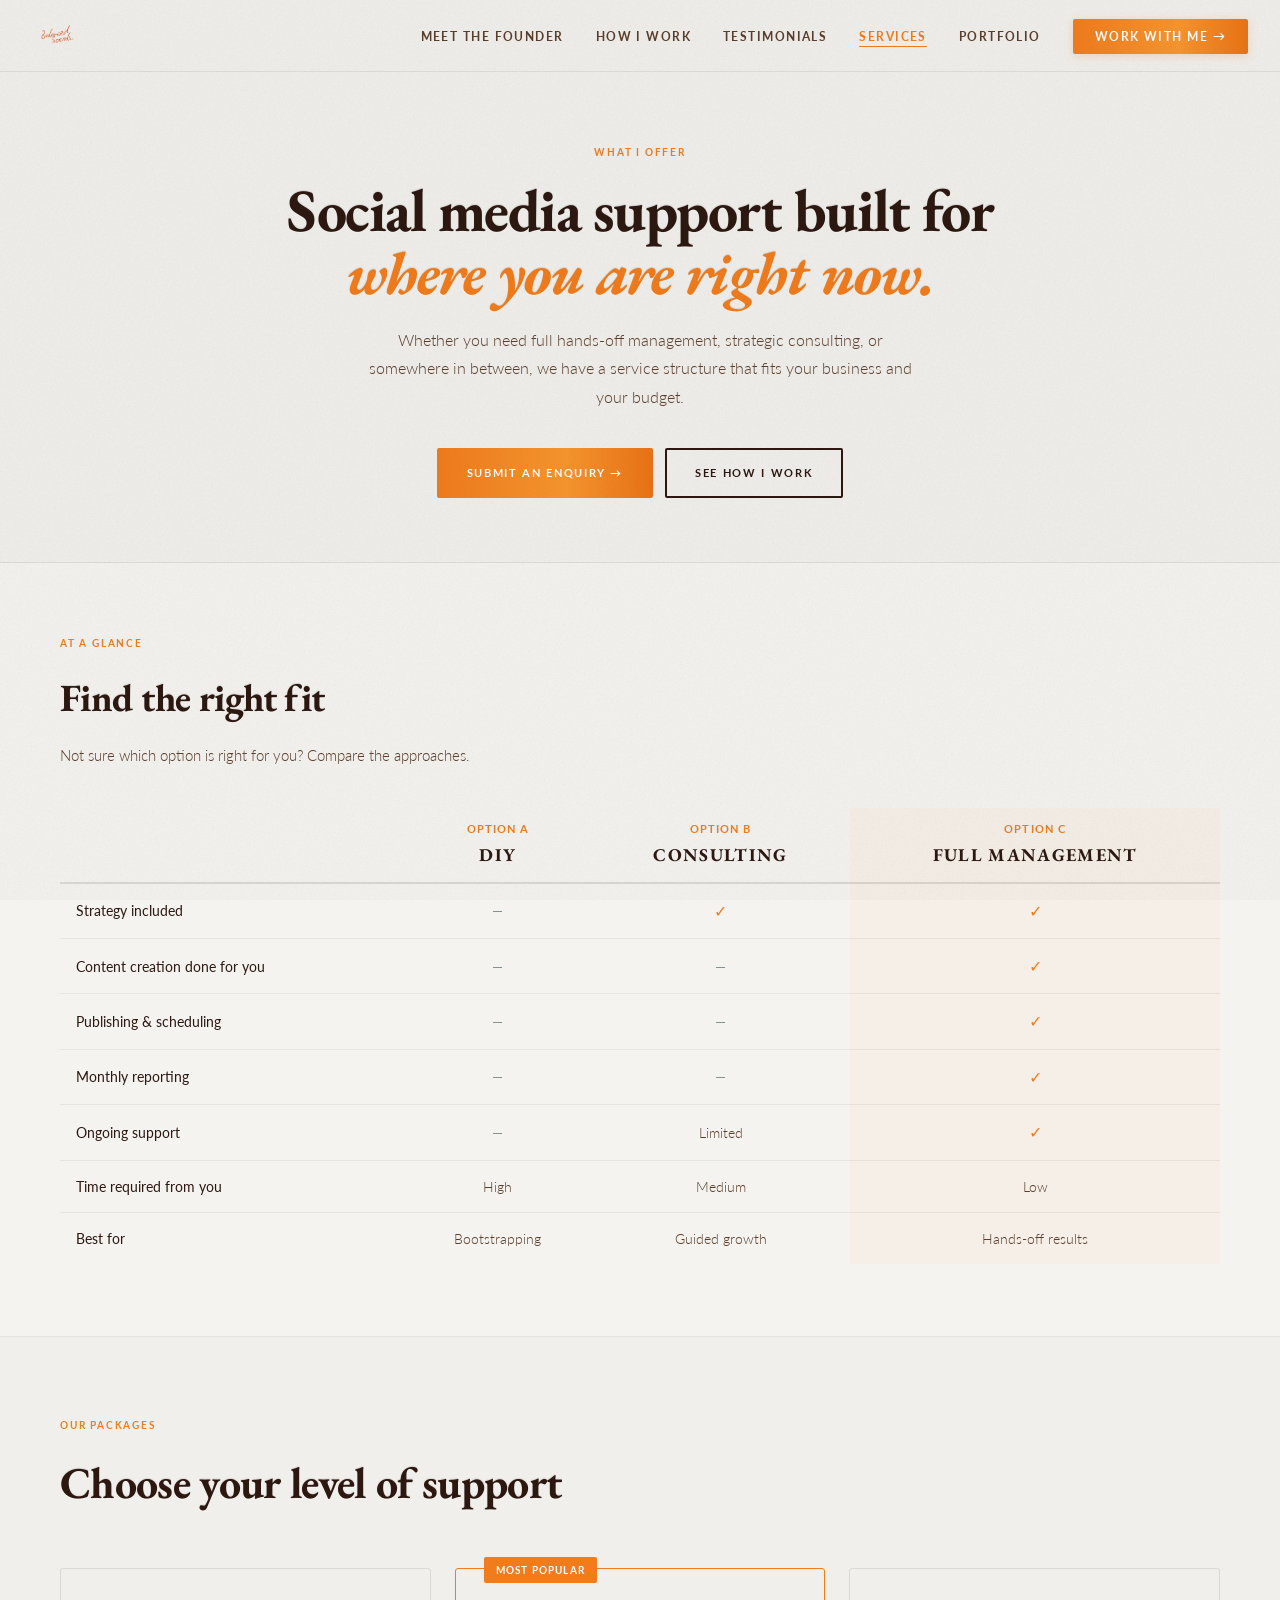
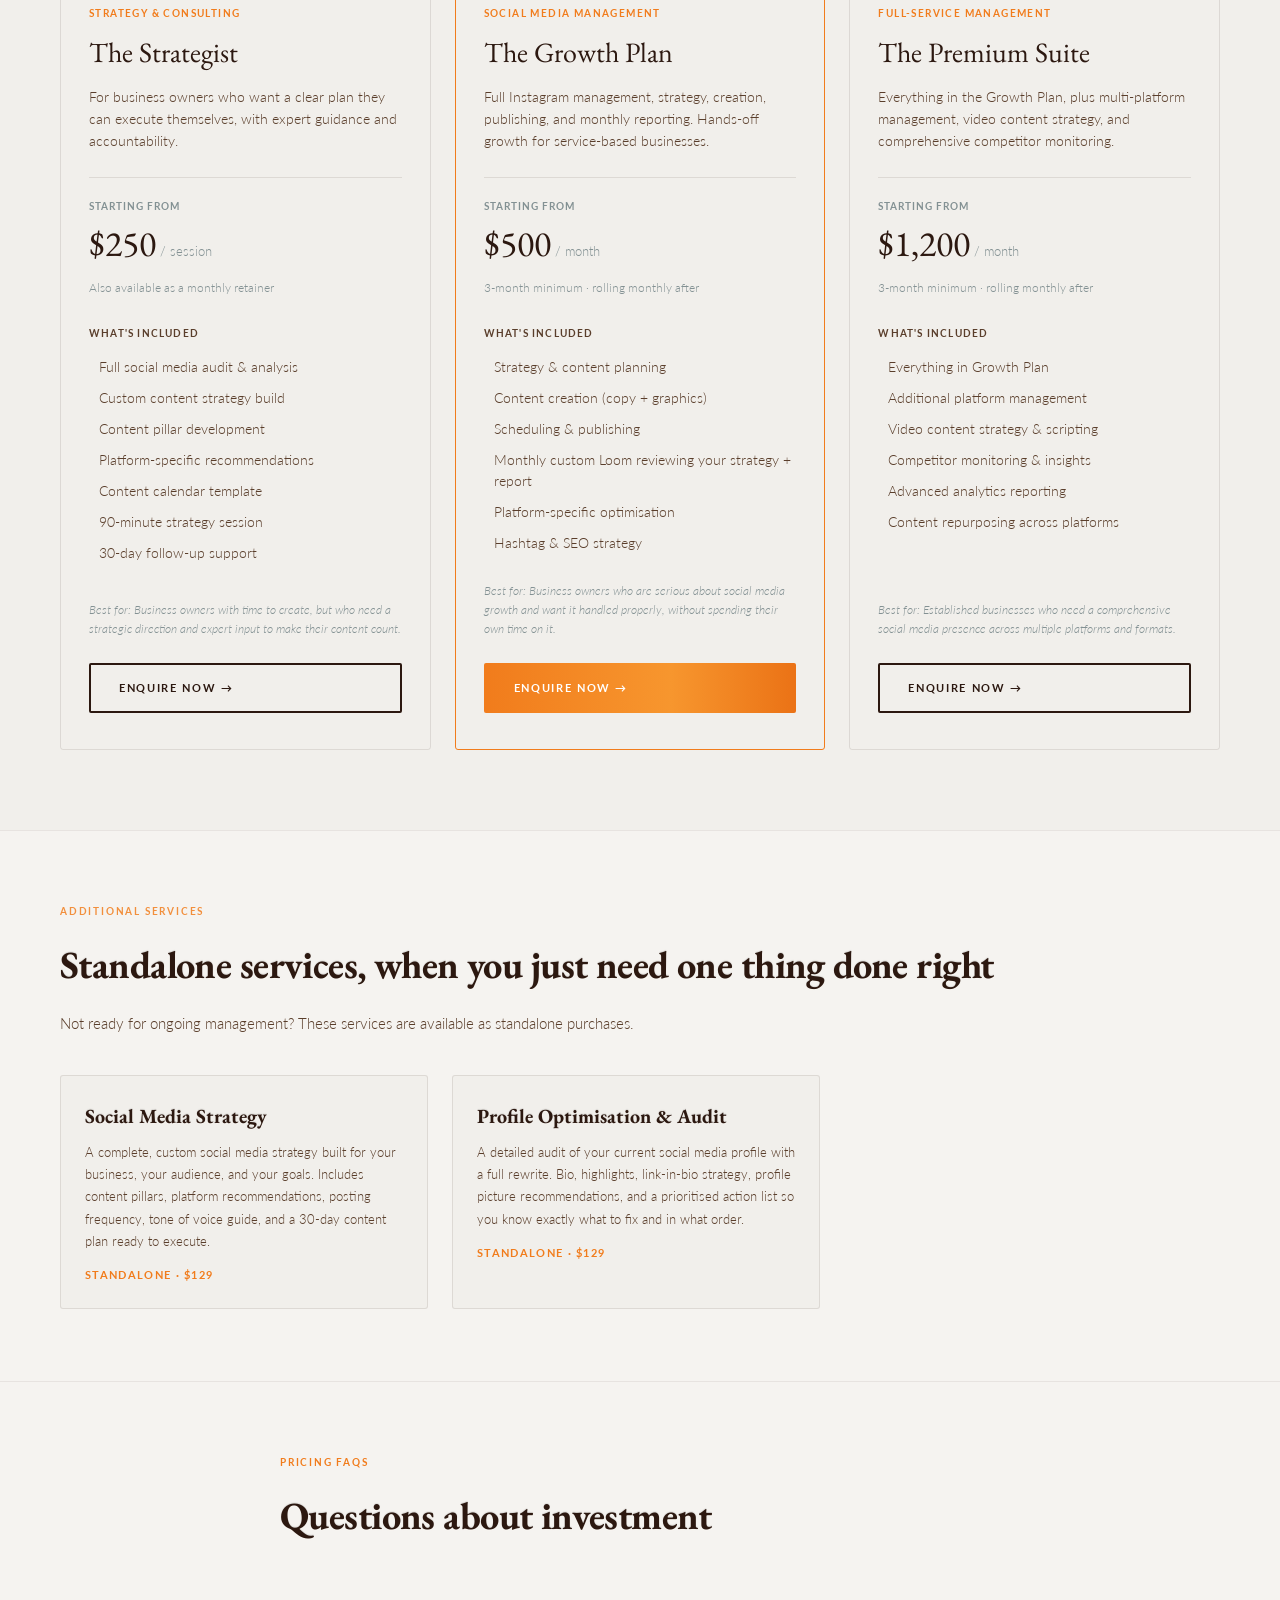
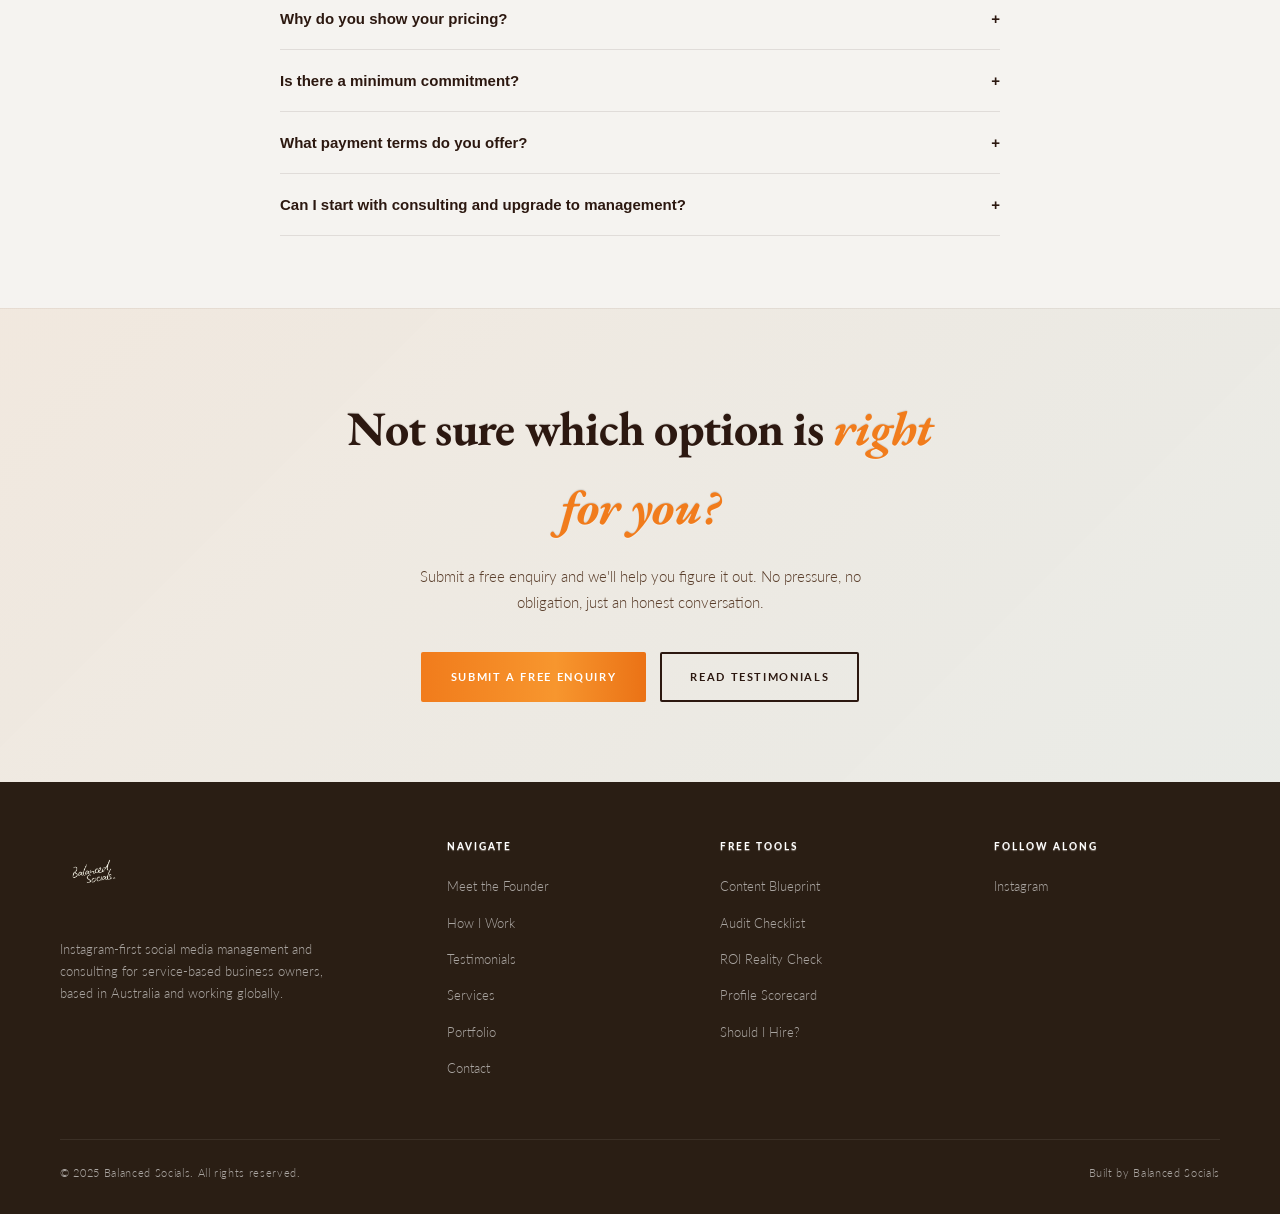
<file: services.html>
<!DOCTYPE html>
<html lang="en">
<head>
<meta charset="UTF-8">
<meta name="viewport" content="width=device-width, initial-scale=1.0">
<meta name="description" content="Balanced Socials services, social media management, consulting, and strategy for business owners ready to grow.">
<meta name="theme-color" content="#F1EFEB">
<title>Services, Balanced Socials</title>
<link rel="preconnect" href="https://fonts.googleapis.com">
<link rel="preconnect" href="https://fonts.gstatic.com" crossorigin>
<link href="https://fonts.googleapis.com/css2?family=EB+Garamond:ital,wght@0,400;0,500;0,600;1,400&family=Lato:wght@300;400;700&display=swap" rel="stylesheet">
<style>
:root {
  --cream: #F1EFEB; --light-beige: #F5F3F0; --orange: #F17C1C; --orange-rust: #D55C2A;
  --teal: #549A94; --slate: #839193; --brown-mid: #976746;
  --text-dark: #2C1810; --text-mid: #5A3E2B; --nav-h: 72px; --max-w: 1160px;
}
*, *::before, *::after { box-sizing: border-box; margin: 0; padding: 0; }
html { scroll-behavior: smooth; }
body { background: var(--cream); color: var(--text-dark); font-family: 'Lato', sans-serif; font-weight: 300; line-height: 1.65; padding-top: var(--nav-h); }
img { display: block; max-width: 100%; }
a { color: inherit; text-decoration: none; }
.label { font-size: 10px; font-weight: 700; letter-spacing: 0.18em; text-transform: uppercase; color: var(--orange); }

/* NAV */
.site-nav { position: fixed; top: 0; left: 0; right: 0; height: var(--nav-h); background: var(--cream); border-bottom: 1px solid rgba(44,24,16,0.08); display: flex; align-items: center; justify-content: space-between; padding: 0 32px; z-index: 900; }
.nav-logo { font-family: 'EB Garamond', serif; font-size: 20px; font-weight: 500; color: var(--text-dark); }
.nav-logo span { color: var(--orange); }
.nav-links { display: flex; align-items: center; gap: 32px; list-style: none; }
.nav-links a { font-size: 12px; font-weight: 700; letter-spacing: 0.12em; text-transform: uppercase; color: var(--text-mid); transition: color 0.2s; }
.nav-links a:hover, .nav-links a.active { color: var(--orange); }
.nav-cta { background: var(--orange); color: #fff !important; padding: 10px 22px; border-radius: 2px; }
.nav-cta:hover { opacity: 0.85; }
.hamburger { display: none; flex-direction: column; gap: 5px; background: none; border: none; cursor: pointer; padding: 8px; }
.hamburger span { width: 24px; height: 2px; background: var(--text-dark); border-radius: 2px; }
.mobile-nav { display: none; position: fixed; inset: 0; background: var(--light-beige); z-index: 890; flex-direction: column; padding: 100px 32px 48px; }
.mobile-nav.open { display: flex; }
.mobile-nav a { font-size: 15px; font-weight: 700; letter-spacing: 0.12em; text-transform: uppercase; color: var(--text-dark); padding: 18px 0; border-bottom: 1px solid rgba(44,24,16,0.1); transition: color 0.2s; }
.mobile-nav a:hover { color: var(--orange); }
.mobile-nav .mob-cta { margin-top: 32px; background: var(--orange); color: #fff; padding: 16px 24px; text-align: center; border-radius: 2px; border-bottom: none; }
@media (max-width: 900px) { .nav-links { display: none; } .hamburger { display: flex; } .site-nav { padding: 0 20px; } }

/* BUTTONS */
.btn-primary { display: inline-flex; align-items: center; gap: 8px; background: var(--orange); color: #fff; font-family: 'Lato', sans-serif; font-size: 11px; font-weight: 700; letter-spacing: 0.15em; text-transform: uppercase; padding: 14px 28px; border-radius: 2px; border: 2px solid var(--orange); cursor: pointer; transition: all 0.2s; }
.btn-primary:hover { opacity: 0.85; }
.btn-outline { display: inline-flex; align-items: center; gap: 8px; background: transparent; color: var(--text-dark); font-family: 'Lato', sans-serif; font-size: 11px; font-weight: 700; letter-spacing: 0.15em; text-transform: uppercase; padding: 14px 28px; border-radius: 2px; border: 2px solid var(--text-dark); cursor: pointer; transition: all 0.2s; }
.btn-outline:hover { border-color: var(--orange); color: var(--orange); }

/* PAGE HERO */
.page-hero { padding: 72px 32px 64px; border-bottom: 1px solid rgba(44,24,16,0.08); }
.page-hero-inner { max-width: 800px; margin: 0 auto; text-align: center; }
.page-hero-inner .label { display: block; margin-bottom: 18px; }
.page-hero-inner h1 { font-family: 'EB Garamond', serif; font-size: clamp(36px, 5vw, 60px); line-height: 1.1; color: var(--text-dark); margin-bottom: 20px; }
.page-hero-inner h1 em { font-style: italic; color: var(--orange); }
.page-hero-inner p { font-size: 16px; color: var(--text-mid); line-height: 1.8; margin-bottom: 36px; max-width: 560px; margin-left: auto; margin-right: auto; }
@media (max-width: 600px) { .page-hero { padding: 48px 20px 48px; } }

/* COMPARISON TABLE */
.compare-section { background: var(--light-beige); padding: 72px 32px; border-bottom: 1px solid rgba(44,24,16,0.07); }
.compare-inner { max-width: var(--max-w); margin: 0 auto; }
.compare-inner .label { display: block; margin-bottom: 14px; }
.compare-inner h2 { font-family: 'EB Garamond', serif; font-size: clamp(26px, 3vw, 40px); color: var(--text-dark); margin-bottom: 14px; }
.compare-inner > p { font-size: 15px; color: var(--text-mid); margin-bottom: 40px; }

.compare-table { width: 100%; border-collapse: collapse; }
.compare-table th { font-size: 11px; font-weight: 700; letter-spacing: 0.12em; text-transform: uppercase; color: var(--text-mid); padding: 12px 16px; text-align: left; border-bottom: 2px solid rgba(44,24,16,0.12); }
.compare-table th:not(:first-child) { text-align: center; }
.compare-table th.highlight { color: var(--orange); }
.compare-table td { padding: 14px 16px; font-size: 14px; color: var(--text-mid); border-bottom: 1px solid rgba(44,24,16,0.07); vertical-align: middle; }
.compare-table td:not(:first-child) { text-align: center; }
.compare-table td.feature-name { color: var(--text-dark); font-weight: 400; }
.compare-table tr:last-child td { border-bottom: none; }
.check { color: var(--orange); font-size: 16px; }
.dash { color: var(--slate); }
.compare-table .header-col { background: rgba(241,124,28,0.04); }
.col-label { font-size: 11px; font-weight: 700; letter-spacing: 0.1em; text-transform: uppercase; color: var(--orange); display: block; margin-bottom: 2px; }
.col-title { font-family: 'EB Garamond', serif; font-size: 18px; color: var(--text-dark); }

.compare-scroll { overflow-x: auto; }

@media (max-width: 700px) { .compare-section { padding: 56px 20px; } }

/* SERVICE TIERS */
.tiers-section { padding: 80px 32px; }
.tiers-inner { max-width: var(--max-w); margin: 0 auto; }
.tiers-inner .label { display: block; margin-bottom: 14px; }
.tiers-inner h2 { font-family: 'EB Garamond', serif; font-size: clamp(26px, 3.5vw, 44px); color: var(--text-dark); margin-bottom: 48px; }

.tiers-grid { display: grid; grid-template-columns: repeat(3, 1fr); gap: 24px; }

.tier-card { border: 1.5px solid rgba(44,24,16,0.1); border-radius: 3px; padding: 36px 28px; display: flex; flex-direction: column; transition: all 0.2s; position: relative; }

.tier-card:hover { border-color: var(--orange); box-shadow: 0 8px 24px rgba(241,124,28,0.08); }

.tier-card.featured { border-color: var(--orange); background: var(--cream); }

.tier-badge { position: absolute; top: -12px; left: 28px; background: var(--orange); color: #fff; font-size: 10px; font-weight: 700; letter-spacing: 0.12em; text-transform: uppercase; padding: 5px 12px; border-radius: 2px; }

.tier-type { font-size: 10px; font-weight: 700; letter-spacing: 0.14em; text-transform: uppercase; color: var(--orange); margin-bottom: 8px; }

.tier-name { font-family: 'EB Garamond', serif; font-size: 28px; color: var(--text-dark); margin-bottom: 10px; }

.tier-tagline { font-size: 14px; color: var(--text-mid); line-height: 1.6; margin-bottom: 24px; }

.tier-price { margin-bottom: 28px; border-top: 1px solid rgba(44,24,16,0.1); padding-top: 20px; }

.price-from { font-size: 10px; font-weight: 700; letter-spacing: 0.1em; text-transform: uppercase; color: var(--slate); }

.price-num { font-family: 'EB Garamond', serif; font-size: 36px; color: var(--text-dark); }

.price-period { font-size: 13px; color: var(--slate); }

.price-note { font-size: 12px; color: var(--slate); margin-top: 4px; }

.tier-includes { font-size: 10px; font-weight: 700; letter-spacing: 0.12em; text-transform: uppercase; color: var(--text-mid); margin-bottom: 14px; }

.tier-features { list-style: none; display: flex; flex-direction: column; gap: 10px; flex: 1; margin-bottom: 28px; }

.tier-features li { display: flex; align-items: flex-start; gap: 10px; font-size: 14px; color: var(--text-mid); line-height: 1.5; }

.tier-features li::before { content: ''; color: var(--orange); font-weight: 700; flex-shrink: 0; margin-top: 1px; }

.tier-best-for { font-size: 12px; color: var(--slate); font-style: italic; margin-bottom: 24px; line-height: 1.6; }

@media (max-width: 860px) { .tiers-grid { grid-template-columns: 1fr; max-width: 480px; } .tiers-section { padding: 56px 20px; } }

/* ADD-ONS */
.addons-section { background: var(--light-beige); padding: 72px 32px; color: var(--text-dark); border-top: 1px solid rgba(44,24,16,0.07); }
.addons-inner { max-width: var(--max-w); margin: 0 auto; }
.addons-inner .label { display: block; margin-bottom: 14px; color: rgba(241,124,28,0.85); }
.addons-inner h2 { font-family: 'EB Garamond', serif; font-size: clamp(26px, 3vw, 40px); color: var(--text-dark); margin-bottom: 14px; }
.addons-inner > p { font-size: 15px; color: var(--text-mid); margin-bottom: 40px; }
.addons-grid { display: grid; grid-template-columns: repeat(2, 1fr); gap: 24px; max-width: 760px; }
.addon-item { border: 1.5px solid rgba(44,24,16,0.1); border-radius: 3px; padding: 24px; background: var(--cream); }
.addon-item h3 { font-family: 'EB Garamond', serif; font-size: 20px; color: var(--text-dark); margin-bottom: 8px; }
.addon-item p { font-size: 13px; color: var(--text-mid); line-height: 1.7; margin-bottom: 14px; }
.addon-price { font-size: 11px; font-weight: 700; letter-spacing: 0.12em; text-transform: uppercase; color: var(--orange); }
@media (max-width: 860px) { .addons-grid { grid-template-columns: 1fr 1fr; gap: 16px; } .addons-section { padding: 56px 24px; } }
@media (max-width: 480px) { .addons-grid { grid-template-columns: 1fr; } }

/* FAQ */
.faq-section { background: var(--light-beige); padding: 72px 32px; border-top: 1px solid rgba(44,24,16,0.07); }
.faq-inner { max-width: 720px; margin: 0 auto; }
.faq-inner .label { display: block; margin-bottom: 14px; }
.faq-inner h2 { font-family: 'EB Garamond', serif; font-size: clamp(26px, 3vw, 40px); color: var(--text-dark); margin-bottom: 40px; }
.faq-item { border-bottom: 1px solid rgba(44,24,16,0.1); }
.faq-q { width: 100%; background: none; border: none; text-align: left; padding: 20px 0; display: flex; justify-content: space-between; align-items: center; cursor: pointer; gap: 16px; }
.faq-q span { font-size: 15px; font-weight: 700; color: var(--text-dark); line-height: 1.4; }
.faq-icon { font-size: 18px; color: var(--orange); flex-shrink: 0; transition: transform 0.3s; }
.faq-item.open .faq-icon { transform: rotate(45deg); }
.faq-a { font-size: 14px; color: var(--text-mid); line-height: 1.8; padding-bottom: 20px; display: none; }
.faq-item.open .faq-a { display: block; }
@media (max-width: 600px) { .faq-section { padding: 56px 20px; } }

/* CTA & FOOTER */
.cta-banner { padding: 80px 32px; background: linear-gradient(135deg, rgba(241,124,28,0.06) 0%, rgba(84,154,148,0.05) 100%); border-top: 1px solid rgba(151,103,70,0.1); text-align: center; }
.cta-banner h2 { font-family: 'EB Garamond', serif; font-size: clamp(28px, 4vw, 48px); color: var(--text-dark); margin-bottom: 16px; max-width: 640px; margin-left: auto; margin-right: auto; }
.cta-banner h2 em { font-style: italic; color: var(--orange); }
.cta-banner p { font-size: 15px; color: var(--text-mid); max-width: 500px; margin: 0 auto 36px; line-height: 1.75; }
.cta-actions { display: flex; gap: 14px; justify-content: center; flex-wrap: wrap; }
footer { background: #2A1E14; color: rgba(255,255,255,0.6); padding: 56px 32px 32px; }
.footer-grid { max-width: var(--max-w); margin: 0 auto 48px; display: grid; grid-template-columns: 1.5fr 1fr 1fr 1fr; gap: 48px; }
.footer-brand .logo { font-family: 'EB Garamond', serif; font-size: 22px; color: #fff; margin-bottom: 14px; }
.footer-brand .logo span { color: var(--orange); }
.footer-brand p { font-size: 13px; line-height: 1.7; max-width: 280px; margin-bottom: 24px; }
.footer-col h4 { font-size: 10px; font-weight: 700; letter-spacing: 0.16em; text-transform: uppercase; color: #fff; margin-bottom: 18px; }
.footer-col ul { list-style: none; }
.footer-col li { margin-bottom: 10px; }
.footer-col a { font-size: 13px; color: rgba(255,255,255,0.6); transition: color 0.2s; }
.footer-col a:hover { color: var(--orange); }
.footer-bottom { max-width: var(--max-w); margin: 0 auto; border-top: 1px solid rgba(255,255,255,0.08); padding-top: 24px; display: flex; align-items: center; justify-content: space-between; gap: 16px; flex-wrap: wrap; }
.footer-bottom p { font-size: 11px; letter-spacing: 0.06em; }
.footer-bottom a { color: var(--orange); }
@media (max-width: 860px) { .footer-grid { grid-template-columns: 1fr 1fr; } footer { padding: 48px 24px 28px; } }
@media (max-width: 480px) { .footer-grid { grid-template-columns: 1fr; gap: 32px; } }

/* ══════════════════════════════════
   UI/UX ENHANCEMENTS — ALL PAGES
══════════════════════════════════ */

/* Better font rendering */
body {
  -webkit-font-smoothing: antialiased;
  -moz-osx-font-smoothing: grayscale;
  text-rendering: optimizeLegibility;
}

/* label line removed */

/* Nav link underline animation */
.nav-links a:not(.nav-cta) {
  position: relative;
  padding-bottom: 2px;
}
.nav-links a:not(.nav-cta)::after {
  content: '';
  position: absolute;
  bottom: -1px; left: 0;
  width: 0; height: 1.5px;
  background: var(--orange);
  border-radius: 2px;
  transition: width 0.25s ease;
}
.nav-links a:not(.nav-cta):hover::after,
.nav-links a.active:not(.nav-cta)::after {
  width: 100%;
}

/* Nav logo hover */
.nav-logo { transition: opacity 0.2s; }
.nav-logo:hover { opacity: 0.78; }

/* Nav CTA elevation */
.nav-cta {
  box-shadow: 0 2px 10px rgba(241,124,28,0.22) !important;
  transition: opacity 0.2s, transform 0.2s, box-shadow 0.2s !important;
}
.nav-cta:hover {
  transform: translateY(-1px) !important;
  box-shadow: 0 6px 20px rgba(241,124,28,0.32) !important;
}
.nav-cta:active { transform: translateY(0) !important; }

/* Primary button lift + glow */
.btn-primary {
  transition: opacity 0.2s, transform 0.22s cubic-bezier(0.34,1.56,0.64,1), box-shadow 0.22s !important;
  box-shadow: 0 2px 10px rgba(241,124,28,0.0);
}
.btn-primary:hover {
  opacity: 1 !important;
  transform: translateY(-3px) !important;
  box-shadow: 0 10px 28px rgba(241,124,28,0.30) !important;
}
.btn-primary:active {
  transform: translateY(-1px) !important;
  box-shadow: 0 4px 14px rgba(241,124,28,0.20) !important;
}

/* Outline button lift */
.btn-outline {
  transition: all 0.22s cubic-bezier(0.34,1.56,0.64,1) !important;
}
.btn-outline:hover {
  transform: translateY(-2px) !important;
  box-shadow: 0 6px 18px rgba(44,24,16,0.08) !important;
}
.btn-outline:active { transform: translateY(0) !important; }

/* Footer link slide */
.footer-col a {
  display: inline-block;
  transition: color 0.2s, transform 0.2s !important;
}
.footer-col a:hover {
  transform: translateX(4px) !important;
}

/* Footer brand logo */
.footer-brand .logo { transition: opacity 0.2s; }
.footer-brand .logo:hover { opacity: 0.75; }

/* Mobile nav smooth open */
.mobile-nav {
  transition: opacity 0.25s ease;
  opacity: 0;
}
.mobile-nav.open {
  opacity: 1;
}

/* Hamburger lines smooth */
.hamburger span {
  transition: transform 0.3s ease, opacity 0.3s ease, background 0.2s;
}

/* ══ SERVICES SPECIFIC ══ */

/* Plan card hover */
.plan-card {
  transition: all 0.3s cubic-bezier(0.25,0.46,0.45,0.94);
  box-shadow: 0 1px 4px rgba(44,24,16,0.05);
}
.plan-card:hover {
  transform: translateY(-5px);
  box-shadow: 0 16px 40px rgba(44,24,16,0.08);
}
.plan-card.featured:hover {
  box-shadow: 0 16px 40px rgba(241,124,28,0.18);
}

/* Addon card hover */
.addon-card {
  transition: all 0.25s;
  box-shadow: 0 1px 3px rgba(44,24,16,0.04);
}
.addon-card:hover {
  transform: translateY(-3px);
  box-shadow: 0 8px 24px rgba(241,124,28,0.10);
  border-color: rgba(241,124,28,0.3);
}

/* Feature list item */
.feature-item {
  transition: color 0.2s;
}
.feature-item:hover { color: var(--text-dark); }

/* Page hero h1 */
.page-hero-text h1, .page-hero h1 {
  letter-spacing: -0.02em;
}


/* ══ TYPOGRAPHY REFINEMENTS ══ */

/* Headings: optical kerning + tighter tracking */
h1, h2, h3 {
  font-kerning: normal;
  font-optical-sizing: auto;
}
h1 { letter-spacing: -0.02em; }
h2 { letter-spacing: -0.015em; }

/* Improved body reading rhythm */
p {
  font-feature-settings: "kern" 1, "liga" 1;
}

/* Section header spacing rhythm */
.section-header {
  position: relative;
}
.section-header .label {
  margin-bottom: 14px;
  display: block;
}
.section-header h2 {
  line-height: 1.12;
}
.section-header p {
  margin-top: 14px;
  line-height: 1.75;
}

/* Page hero h1 optical size */
.page-hero h1,
.page-hero-text h1 {
  letter-spacing: -0.025em;
  line-height: 1.06;
}

/* Pull quote serif refinement */
.story-pull,
.testi-quote {
  font-feature-settings: "swsh" 1, "liga" 1;
  letter-spacing: 0.005em;
}

/* Footer heading tracking */
.footer-col h4 {
  letter-spacing: 0.2em;
}

/* Small caps labels */
.testi-name,
.testi-role,
.nav-card h3,
.detail-label,
.cred-label {
  font-feature-settings: "c2sc" 1, "smcp" 1;
}


/* Logo images */
.nav-logo { display: flex; align-items: center; }
.nav-logo-img { height: 54px; width: auto; display: block; }
.nav-logo-text { font-family: 'EB Garamond', serif; font-size: 20px; font-weight: 500; color: var(--text-dark); letter-spacing: 0.02em; display: none; }
.nav-logo-text span { color: var(--orange); }
.footer-logo-img { height: 72px; width: auto; display: block; margin-bottom: 14px; }
.footer-logo-text { font-family: 'EB Garamond', serif; font-size: 22px; color: #fff; display: none; }
.footer-logo-text span { color: var(--orange); }
.logo { display: flex; align-items: flex-start; flex-direction: column; }




/* ── ORANGE BUTTON SHIMMER — injected per-page to beat specificity ── */
@keyframes orangeShimmer {
  0%   { background-position: 0% 50%; }
  100% { background-position: 100% 50%; }
}
.btn-primary,
.nav-cta {
  background: linear-gradient(90deg,
    #F17C1C 0%, #F7962E 30%, #E86A10 55%, #F7962E 75%, #F17C1C 100%
  ) !important;
  background-size: 200% 100% !important;
  border-color: transparent !important;
  animation: orangeShimmer 3s linear infinite !important;
  transition: transform 0.18s ease, box-shadow 0.2s ease !important;
}
.btn-primary:hover,
.nav-cta:hover {
  opacity: 1 !important;
  transform: translateY(-1px) !important;
  box-shadow: 0 6px 20px rgba(241,124,28,0.4) !important;
}
</style>
  <link rel="stylesheet" href="cursor.css">
  <link rel="stylesheet" href="texture.css">
</head>
<body>
  <div id="cursor-dot"></div>
  <div id="cursor-ring"></div>
  <div id="grain-overlay" aria-hidden="true"></div>

<nav class="site-nav">
  <a href="home.html" class="nav-logo"><img src="logo-orange.png" alt="Balanced Socials" class="nav-logo-img" onerror="this.style.display='none';this.nextElementSibling.style.display='inline'"><span class="nav-logo-text" style="display:none">Balanced <span>Socials</span></span></a>
  <ul class="nav-links">
    <li><a href="about-founder.html">Meet the Founder</a></li>
    <li><a href="how-we-work.html">How I Work</a></li>
    <li><a href="results.html">Testimonials</a></li>
    <li><a href="services.html" class="active">Services</a></li>
    <li><a href="portfolio.html">Portfolio</a></li>
    <li><a href="contact.html" class="nav-cta">Work With Me →</a></li>
  </ul>
  <button class="hamburger" onclick="toggleNav()" aria-label="Menu">
    <span></span><span></span><span></span>
  </button>
</nav>

<div class="mobile-nav" id="mobileNav">
  <a href="about-founder.html" onclick="toggleNav()">Meet the Founder</a>
  <a href="how-we-work.html" onclick="toggleNav()">How I Work</a>
  <a href="results.html" onclick="toggleNav()">Testimonials</a>
  <a href="services.html" onclick="toggleNav()">Services</a>
  <a href="portfolio.html" onclick="toggleNav()">Portfolio</a>
  <a href="contact.html" class="mob-cta" onclick="toggleNav()">Work With Me →</a>
</div>

<!-- PAGE HERO -->
<section class="page-hero">
  <div class="page-hero-inner">
    <span class="label">What I Offer</span>
    <h1>Social media support built for <em>where you are right now.</em></h1>
    <p>Whether you need full hands-off management, strategic consulting, or somewhere in between, we have a service structure that fits your business and your budget.</p>
    <div style="display:flex;gap:12px;flex-wrap:wrap;justify-content:center;">
      <a href="contact.html" class="btn-primary">Submit an Enquiry →</a>
      <a href="how-we-work.html" class="btn-outline">See How I Work</a>
    </div>
  </div>
</section>

<!-- COMPARISON TABLE -->
<section class="compare-section">
  <div class="compare-inner">
    <span class="label">At a Glance</span>
    <h2>Find the right fit</h2>
    <p>Not sure which option is right for you? Compare the approaches.</p>
    <div class="compare-scroll">
      <table class="compare-table">
        <thead>
          <tr>
            <th></th>
            <th><span class="col-label">Option A</span><span class="col-title">DIY</span></th>
            <th><span class="col-label">Option B</span><span class="col-title">Consulting</span></th>
            <th class="highlight header-col"><span class="col-label">Option C</span><span class="col-title">Full Management</span></th>
          </tr>
        </thead>
        <tbody>
          <tr>
            <td class="feature-name">Strategy included</td>
            <td><span class="dash">&#8212;</span></td>
            <td><span class="check">&#10003;</span></td>
            <td class="header-col"><span class="check">&#10003;</span></td>
          </tr>
          <tr>
            <td class="feature-name">Content creation done for you</td>
            <td><span class="dash">&#8212;</span></td>
            <td><span class="dash">&#8212;</span></td>
            <td class="header-col"><span class="check">&#10003;</span></td>
          </tr>
          <tr>
            <td class="feature-name">Publishing &amp; scheduling</td>
            <td><span class="dash">&#8212;</span></td>
            <td><span class="dash">&#8212;</span></td>
            <td class="header-col"><span class="check">&#10003;</span></td>
          </tr>
          <tr>
            <td class="feature-name">Monthly reporting</td>
            <td><span class="dash">&#8212;</span></td>
            <td><span class="dash">&#8212;</span></td>
            <td class="header-col"><span class="check">&#10003;</span></td>
          </tr>
          <tr>
            <td class="feature-name">Ongoing support</td>
            <td><span class="dash">&#8212;</span></td>
            <td>Limited</td>
            <td class="header-col"><span class="check">&#10003;</span></td>
          </tr>
          <tr>
            <td class="feature-name">Time required from you</td>
            <td>High</td>
            <td>Medium</td>
            <td class="header-col">Low</td>
          </tr>
          <tr>
            <td class="feature-name">Best for</td>
            <td>Bootstrapping</td>
            <td>Guided growth</td>
            <td class="header-col">Hands-off results</td>
          </tr>
        </tbody>
      </table>
    </div>
  </div>
</section>

<!-- SERVICE TIERS -->
<section class="tiers-section">
  <div class="tiers-inner">
    <span class="label">Our Packages</span>
    <h2>Choose your level of support</h2>
    <div class="tiers-grid">
      <!-- CONSULTING -->
      <div class="tier-card">
        <div class="tier-type">Strategy & Consulting</div>
        <div class="tier-name">The Strategist</div>
        <div class="tier-tagline">For business owners who want a clear plan they can execute themselves, with expert guidance and accountability.</div>
        <div class="tier-price">
          <div class="price-from">Starting from</div>
          <div><span class="price-num">$250</span><span class="price-period"> / session</span></div>
          <div class="price-note">Also available as a monthly retainer</div>
        </div>
        <div class="tier-includes">What's included</div>
        <ul class="tier-features">
          <li>Full social media audit & analysis</li>
          <li>Custom content strategy build</li>
          <li>Content pillar development</li>
          <li>Platform-specific recommendations</li>
          <li>Content calendar template</li>
          <li>90-minute strategy session</li>
          <li>30-day follow-up support</li>
        </ul>
        <div class="tier-best-for">Best for: Business owners with time to create, but who need a strategic direction and expert input to make their content count.</div>
        <a href="contact.html" class="btn-outline">Enquire Now →</a>
      </div>

      <!-- GROWTH MANAGEMENT -->
      <div class="tier-card featured">
        <div class="tier-badge">Most Popular</div>
        <div class="tier-type">Social Media Management</div>
        <div class="tier-name">The Growth Plan</div>
        <div class="tier-tagline">Full Instagram management, strategy, creation, publishing, and monthly reporting. Hands-off growth for service-based businesses.</div>
        <div class="tier-price">
          <div class="price-from">Starting from</div>
          <div><span class="price-num">$500</span><span class="price-period"> / month</span></div>
          <div class="price-note">3-month minimum · rolling monthly after</div>
        </div>
        <div class="tier-includes">What's included</div>
        <ul class="tier-features">
          <li>Strategy & content planning</li>
          <li>Content creation (copy + graphics)</li>
          <li>Scheduling & publishing</li>
          <li>Monthly custom Loom reviewing your strategy + report</li>
          <li>Platform-specific optimisation</li>
          <li>Hashtag & SEO strategy</li>
        </ul>
        <div class="tier-best-for">Best for: Business owners who are serious about social media growth and want it handled properly, without spending their own time on it.</div>
        <a href="contact.html" class="btn-primary">Enquire Now →</a>
      </div>

      <!-- PREMIUM -->
      <div class="tier-card">
        <div class="tier-type">Full-Service Management</div>
        <div class="tier-name">The Premium Suite</div>
        <div class="tier-tagline">Everything in the Growth Plan, plus multi-platform management, video content strategy, and comprehensive competitor monitoring.</div>
        <div class="tier-price">
          <div class="price-from">Starting from</div>
          <div><span class="price-num">$1,200</span><span class="price-period"> / month</span></div>
          <div class="price-note">3-month minimum · rolling monthly after</div>
        </div>
        <div class="tier-includes">What's included</div>
        <ul class="tier-features">
          <li>Everything in Growth Plan</li>
          <li>Additional platform management</li>
          <li>Video content strategy & scripting</li>
          <li>Competitor monitoring & insights</li>
          <li>Advanced analytics reporting</li>
          <li>Content repurposing across platforms</li>
        </ul>
        <div class="tier-best-for">Best for: Established businesses who need a comprehensive social media presence across multiple platforms and formats.</div>
        <a href="contact.html" class="btn-outline">Enquire Now →</a>
      </div>
    </div>
  </div>
</section>

<!-- ADD-ONS -->
<section class="addons-section">
  <div class="addons-inner">
    <span class="label">Additional Services</span>
    <h2>Standalone services, when you just need one thing done right</h2>
    <p>Not ready for ongoing management? These services are available as standalone purchases.</p>
    <div class="addons-grid">
      <div class="addon-item">
        <h3>Social Media Strategy</h3>
        <p>A complete, custom social media strategy built for your business, your audience, and your goals. Includes content pillars, platform recommendations, posting frequency, tone of voice guide, and a 30-day content plan ready to execute.</p>
        <div class="addon-price">Standalone · $129</div>
      </div>
      <div class="addon-item">
        <h3>Profile Optimisation &amp; Audit</h3>
        <p>A detailed audit of your current social media profile with a full rewrite. Bio, highlights, link-in-bio strategy, profile picture recommendations, and a prioritised action list so you know exactly what to fix and in what order.</p>
        <div class="addon-price">Standalone · $129</div>
      </div>
    </div>
  </div>
</section>

<!-- FAQ -->
<section class="faq-section">
  <div class="faq-inner">
    <span class="label">Pricing FAQs</span>
    <h2>Questions about investment</h2>

    <div class="faq-item">
      <button class="faq-q" onclick="toggleFaq(this)">
        <span>Why do you show your pricing?</span>
        <span class="faq-icon">+</span>
      </button>
      <p class="faq-a">Because transparency matters. I don't want you to reach out without knowing if we're in the same ballpark. Showing pricing upfront means when we do connect, we're already aligned and there are no surprises on either side.</p>
    </div>

    <div class="faq-item">
      <button class="faq-q" onclick="toggleFaq(this)">
        <span>Is there a minimum commitment?</span>
        <span class="faq-icon">+</span>
      </button>
      <p class="faq-a">For management packages, yes, 3 months. Social media strategy takes time to show meaningful results, and we want to give your investment a fair chance to work. After the initial 3 months, contracts roll month-to-month with 30 days notice to cancel. Consulting and one-off services have no minimum.</p>
    </div>

    <div class="faq-item">
      <button class="faq-q" onclick="toggleFaq(this)">
        <span>What payment terms do you offer?</span>
        <span class="faq-icon">+</span>
      </button>
      <p class="faq-a">Monthly packages are invoiced at the start of each month. One-off services and consulting sessions can be paid upfront in full, or with a 50% deposit with the balance on delivery. I accept bank transfer and major payment platforms.</p>
    </div>

    <div class="faq-item">
      <button class="faq-q" onclick="toggleFaq(this)">
        <span>Can I start with consulting and upgrade to management?</span>
        <span class="faq-icon">+</span>
      </button>
      <p class="faq-a">Absolutely, and it's actually one of my favourite ways to work. Starting with a strategy session gives you a clear picture of what's possible, and if you decide to hand over the execution, the transition is seamless because I already know your business thoroughly.</p>
    </div>
  </div>
</section>

<!-- CTA -->
<section class="cta-banner">
  <h2>Not sure which option is <em>right for you?</em></h2>
  <p>Submit a free enquiry and we'll help you figure it out. No pressure, no obligation, just an honest conversation.</p>
  <div class="cta-actions">
    <a href="contact.html" class="btn-primary">Submit a Free Enquiry</a>
    <a href="results.html" class="btn-outline">Read Testimonials</a>
  </div>
</section>

<footer>
  <div class="footer-grid">
    <div class="footer-brand">
      <div class="logo"><img src="logo-cream.png" alt="Balanced Socials" class="footer-logo-img" onerror="this.style.display='none';this.nextElementSibling.style.display='block'"><span class="footer-logo-text" style="display:none">Balanced <span>Socials</span></span></div>
      <p>Instagram-first social media management and consulting for service-based business owners, based in Australia and working globally.</p>
    </div>
    <div class="footer-col">
      <h4>Navigate</h4>
      <ul>
        <li><a href="about-founder.html">Meet the Founder</a></li>
        <li><a href="how-we-work.html">How I Work</a></li>
        <li><a href="results.html">Testimonials</a></li>
        <li><a href="services.html">Services</a></li>
        <li><a href="portfolio.html">Portfolio</a></li>
        <li><a href="contact.html">Contact</a></li>
      </ul>
    </div>
    <div class="footer-col">
      <h4>Free Tools</h4>
      <ul>
        <li><a href="https://shop.beacons.ai/balancedsocials/fea9d5cd-47b4-4e14-a89f-2ade38c5ae25" target="_blank">Content Blueprint</a></li>
        <li><a href="https://shop.beacons.ai/balancedsocials/27e22b5f-8c47-4c2e-b04e-3dce11e3752d" target="_blank">Audit Checklist</a></li>
        <li><a href="https://shop.beacons.ai/balancedsocials/f7bf8d6d-eca5-448a-8d7d-ef218e88b74b" target="_blank">ROI Reality Check</a></li>
        <li><a href="https://shop.beacons.ai/balancedsocials/321dd6b5-8a18-408b-b466-99b4bee10d17" target="_blank">Profile Scorecard</a></li>
        <li><a href="https://shop.beacons.ai/balancedsocials/049ddbdd-cb24-4a77-8cd4-52ad503d9604" target="_blank">Should I Hire?</a></li>
      </ul>
    </div>
    <div class="footer-col">
      <h4>Follow Along</h4>
      <ul>
        <li><a href="https://www.instagram.com/balancedsocials" target="_blank" rel="noopener">Instagram</a></li>
      </ul>
    </div>
  </div>
  <div class="footer-bottom">
    <p>&#169; 2025 Balanced Socials. All rights reserved.</p>
    <p>Built by Balanced Socials</p>
  </div>
</footer>

<script>
function toggleNav() { document.getElementById('mobileNav').classList.toggle('open'); }
function toggleFaq(btn) {
  const item = btn.closest('.faq-item');
  const isOpen = item.classList.contains('open');
  document.querySelectorAll('.faq-item.open').forEach(i => i.classList.remove('open'));
  if (!isOpen) item.classList.add('open');
}

// Scroll fade
if (!window._fadeInit) {
  window._fadeInit = true;
  const _fEls = document.querySelectorAll('.fade-in');
  if (_fEls.length) {
    const _obs = new IntersectionObserver((entries) => {
      entries.forEach(e => { if (e.isIntersecting) e.target.classList.add('visible'); });
    }, { threshold: 0.08, rootMargin: '0px 0px -30px 0px' });
    _fEls.forEach(el => _obs.observe(el));
  }
}

</script>
  <script src="cursor.js"></script>
</body>
</html>
</file>
<file: cursor.css>
/* ── GLOBAL CUSTOM CURSOR ── */
*, *::before, *::after { cursor: none !important; }

#cursor-dot {
  position: fixed;
  top: 0; left: 0;
  width: 7px; height: 7px;
  background: #F17C1C;
  border-radius: 50%;
  pointer-events: none;
  z-index: 99999;
  transform: translate(-50%, -50%);
  opacity: 0;
  transition: opacity 0.25s,
              background 0.3s ease,
              transform 0.18s cubic-bezier(0.34,1.56,0.64,1);
  will-change: left, top, transform;
}

#cursor-ring {
  position: fixed;
  top: 0; left: 0;
  width: 32px; height: 32px;
  border: 1.5px solid rgba(241,124,28,0.48);
  border-radius: 50%;
  pointer-events: none;
  z-index: 99998;
  transform: translate(-50%, -50%);
  opacity: 0;
  transition: opacity 0.3s,
              width  0.38s cubic-bezier(0.34,1.56,0.64,1),
              height 0.38s cubic-bezier(0.34,1.56,0.64,1),
              border-color 0.35s ease;
  will-change: left, top;
  animation: ringBreath 3.2s ease-in-out infinite;
}

/* Gentle pulsing breath when idle */
@keyframes ringBreath {
  0%, 100% { box-shadow: 0 0 0 0 rgba(241,124,28,0); }
  50%       { box-shadow: 0 0 0 5px rgba(241,124,28,0.09); }
}

/* Hovering over links / buttons */
#cursor-ring.is-hovering {
  width: 46px;
  height: 46px;
  border-color: rgba(84,154,148,0.52);
  animation: none;
  box-shadow: none;
}
#cursor-dot.is-hovering {
  background: #549A94;
  transform: translate(-50%, -50%) scale(0.55);
}

/* Click press */
#cursor-ring.is-clicking {
  width: 24px;
  height: 24px;
  border-color: rgba(241,124,28,0.85);
  animation: none;
}
#cursor-dot.is-clicking {
  transform: translate(-50%, -50%) scale(1.5);
}

/* Paintbrush hero zone hides the ring/dot */
body.brush-active #cursor-dot,
body.brush-active #cursor-ring {
  opacity: 0 !important;
  transition: opacity 0.15s;
}

/* ── ALL ORANGE BUTTONS — animated orange shimmer ──
   Stays in the orange family — light → brand → deep → back.
   Gradient starts and ends on the same value so the loop is seamless. */
@keyframes orangeShimmer {
  0%   { background-position: 0% 50%; }
  100% { background-position: 100% 50%; }
}
.btn-primary,
.nav-cta {
  background: linear-gradient(
    90deg,
    #F17C1C 0%,
    #F7962E 30%,
    #E86A10 55%,
    #F7962E 75%,
    #F17C1C 100%
  ) !important;
  background-size: 200% 100% !important;
  border-color: transparent !important;
  animation: orangeShimmer 3s linear infinite !important;
  transition: transform 0.18s ease, box-shadow 0.2s ease !important;
}
.btn-primary:hover,
.nav-cta:hover {
  opacity: 1 !important;
  transform: translateY(-1px);
  box-shadow: 0 6px 20px rgba(241, 124, 28, 0.4) !important;
}
</file>
<file: texture.css>
/* ── GLOBAL CANVAS / LINEN TEXTURE ── */

/* Fixed grain overlay — two noise layers at different scales for a
   richer, more organic linen/canvas feel. mix-blend-mode: multiply
   darkens only the grain pattern; the cream background colour stays
   completely unchanged. Sits above all content but below cursors.  */
#grain-overlay {
  position: fixed;
  inset: 0;
  pointer-events: none;
  z-index: 8999;
  background-image:
    /* Fine grain — primary canvas weave */
    url("data:image/svg+xml,%3Csvg xmlns='http://www.w3.org/2000/svg' width='250' height='250'%3E%3Cfilter id='a'%3E%3CfeTurbulence type='fractalNoise' baseFrequency='0.70' numOctaves='4' stitchTiles='stitch'/%3E%3CfeColorMatrix type='saturate' values='0'/%3E%3C/filter%3E%3Crect width='250' height='250' filter='url(%23a)' opacity='0.45'/%3E%3C/svg%3E"),
    /* Coarser layer — cloth weave structure */
    url("data:image/svg+xml,%3Csvg xmlns='http://www.w3.org/2000/svg' width='180' height='180'%3E%3Cfilter id='b'%3E%3CfeTurbulence type='fractalNoise' baseFrequency='0.35' numOctaves='2' stitchTiles='stitch'/%3E%3CfeColorMatrix type='saturate' values='0'/%3E%3C/filter%3E%3Crect width='180' height='180' filter='url(%23b)' opacity='0.25'/%3E%3C/svg%3E");
  background-size: 220px 220px, 160px 160px;
  background-repeat: repeat;
  opacity: 0.22;
  mix-blend-mode: multiply;
}

/* ── EMBEDDED / DEBOSSED TEXT FEEL ── */
/* Letterpress effect — highlight 1px above each letter, shadow 1px below.
   Makes type feel pressed into the canvas, not sitting on top of it.    */
h1, h2, h3, h4 {
  text-shadow:
    0  1px 1px rgba(255, 250, 244, 0.45),
    0 -1px 1px rgba(10,  4,  0,  0.10);
}

/* Inverted for elements on dark backgrounds (footer, dark sections) */
.dark-section h1, .dark-section h2, .dark-section h3, .dark-section h4,
footer h1, footer h2, footer h3,
.footer-inner h1, .footer-inner h2, .footer-inner h3 {
  text-shadow:
    0  1px 1px rgba(255, 255, 255, 0.07),
    0 -1px 1px rgba(0,   0,   0,  0.30);
}
</file>
